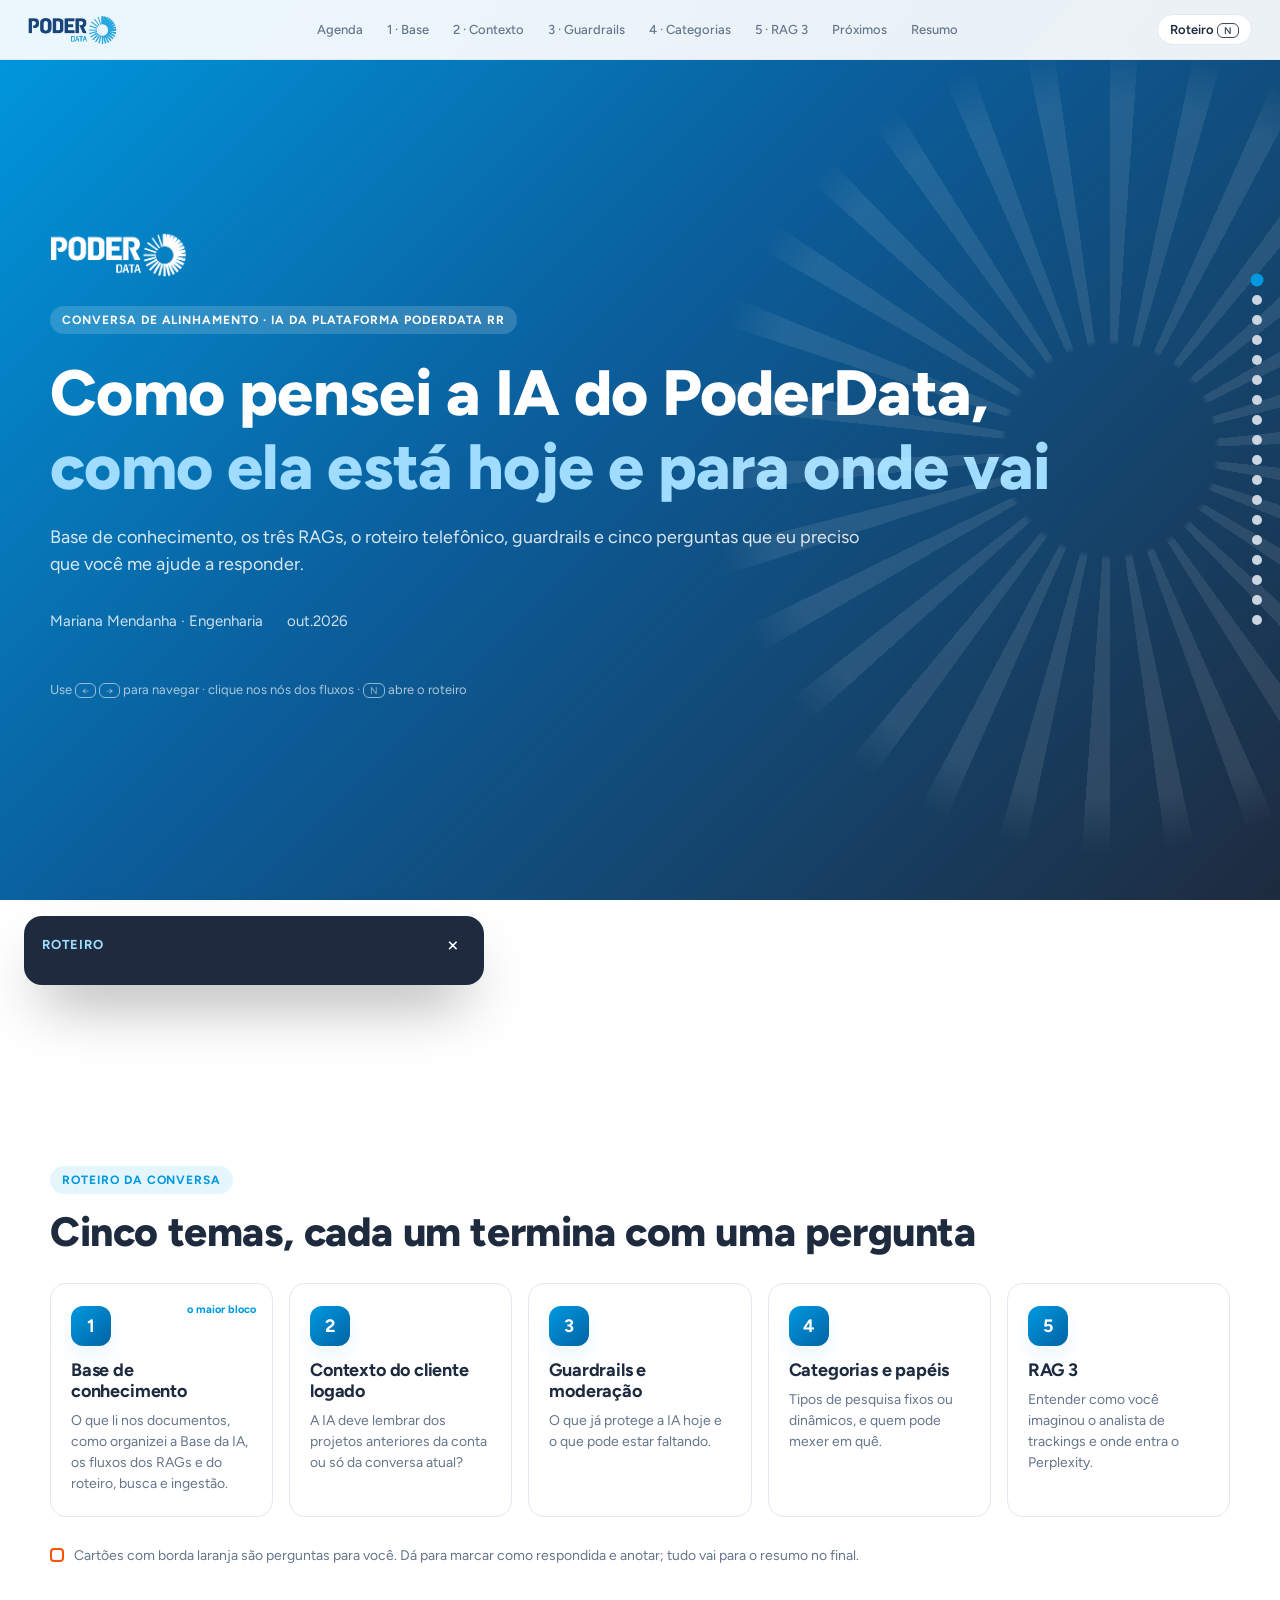
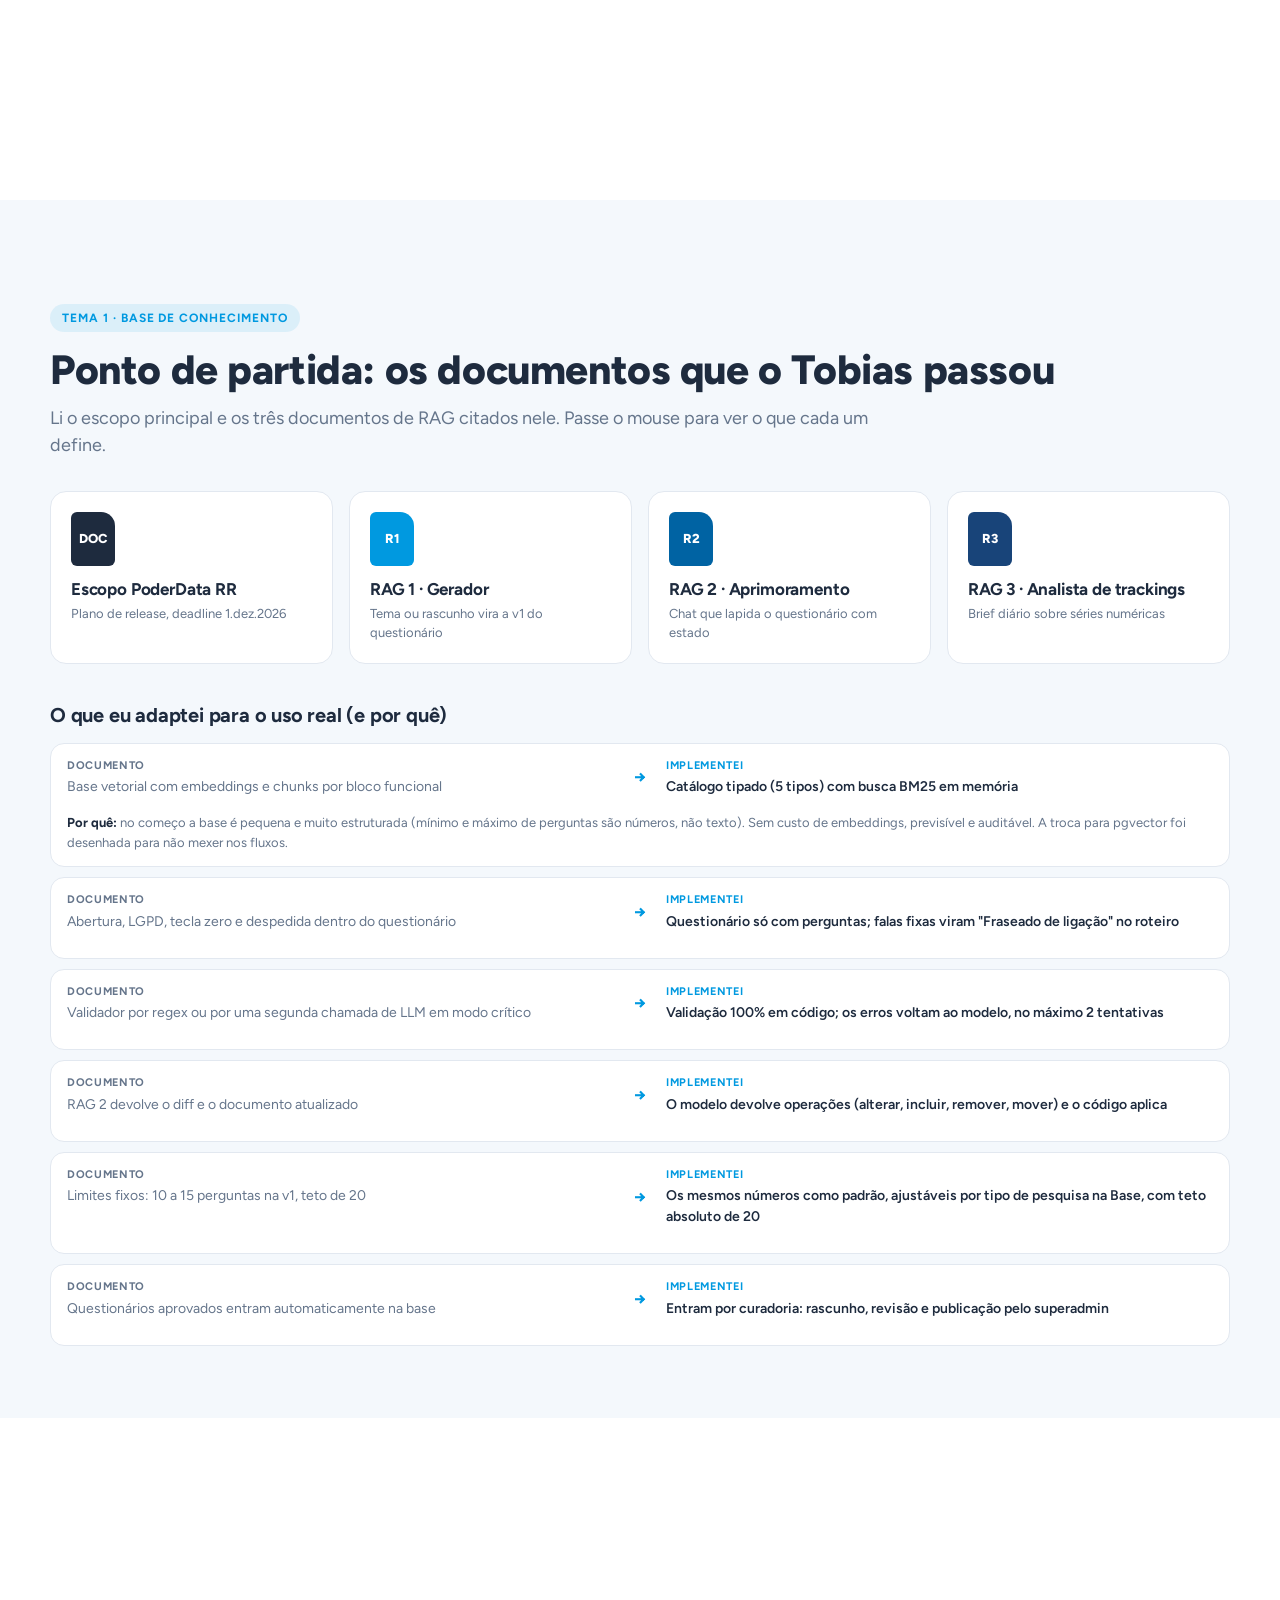
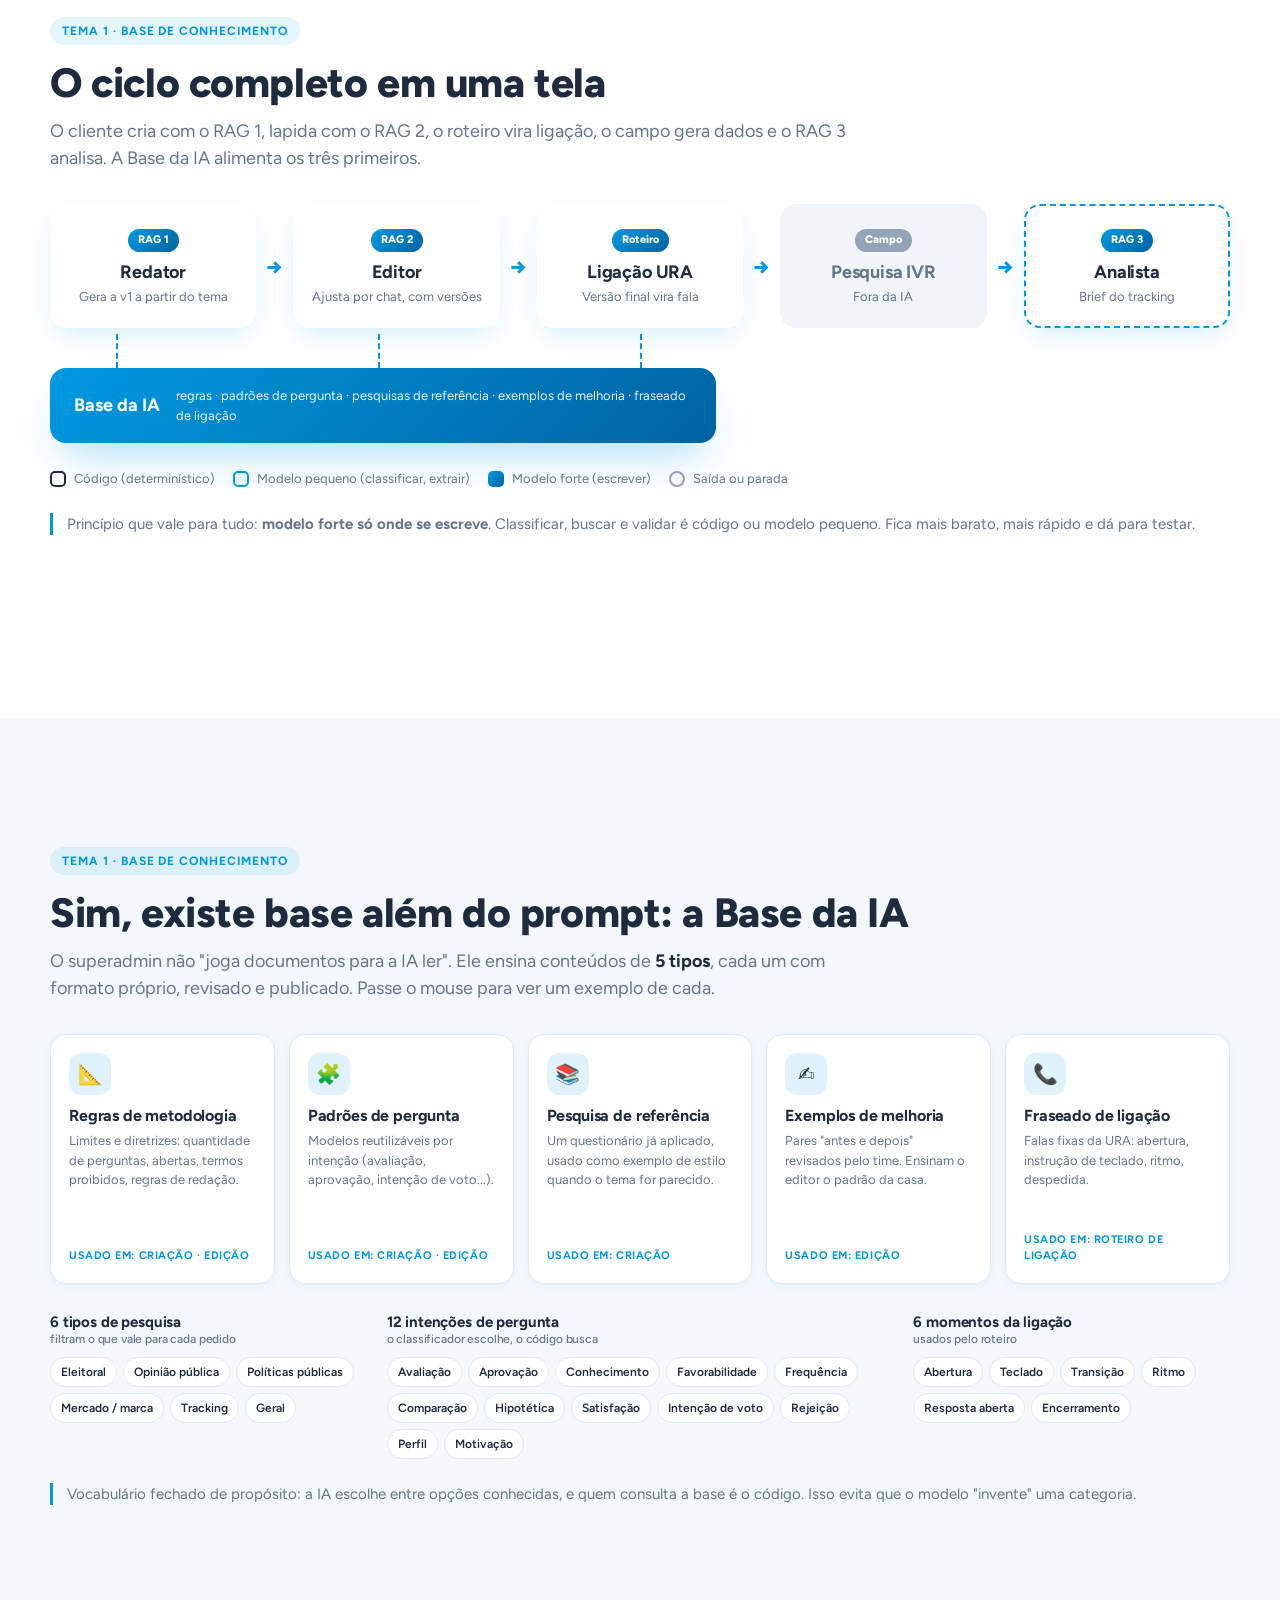
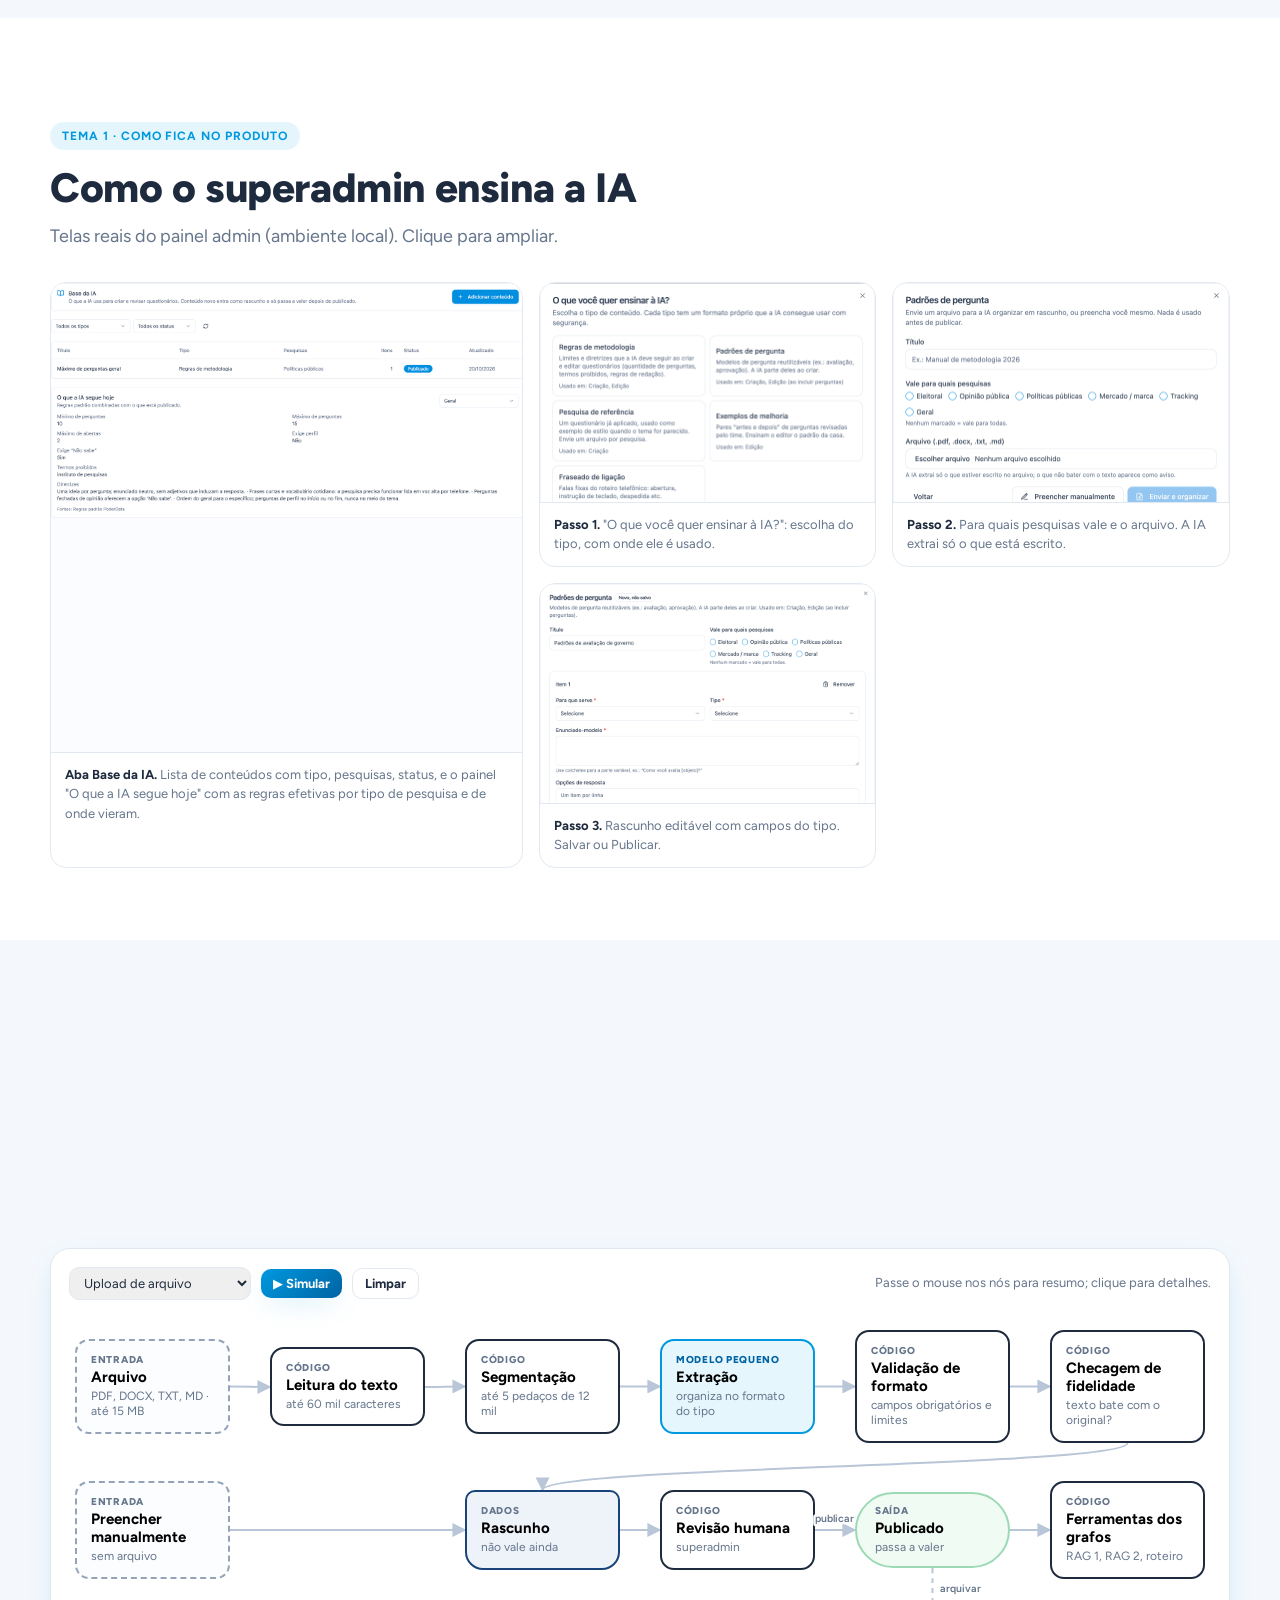
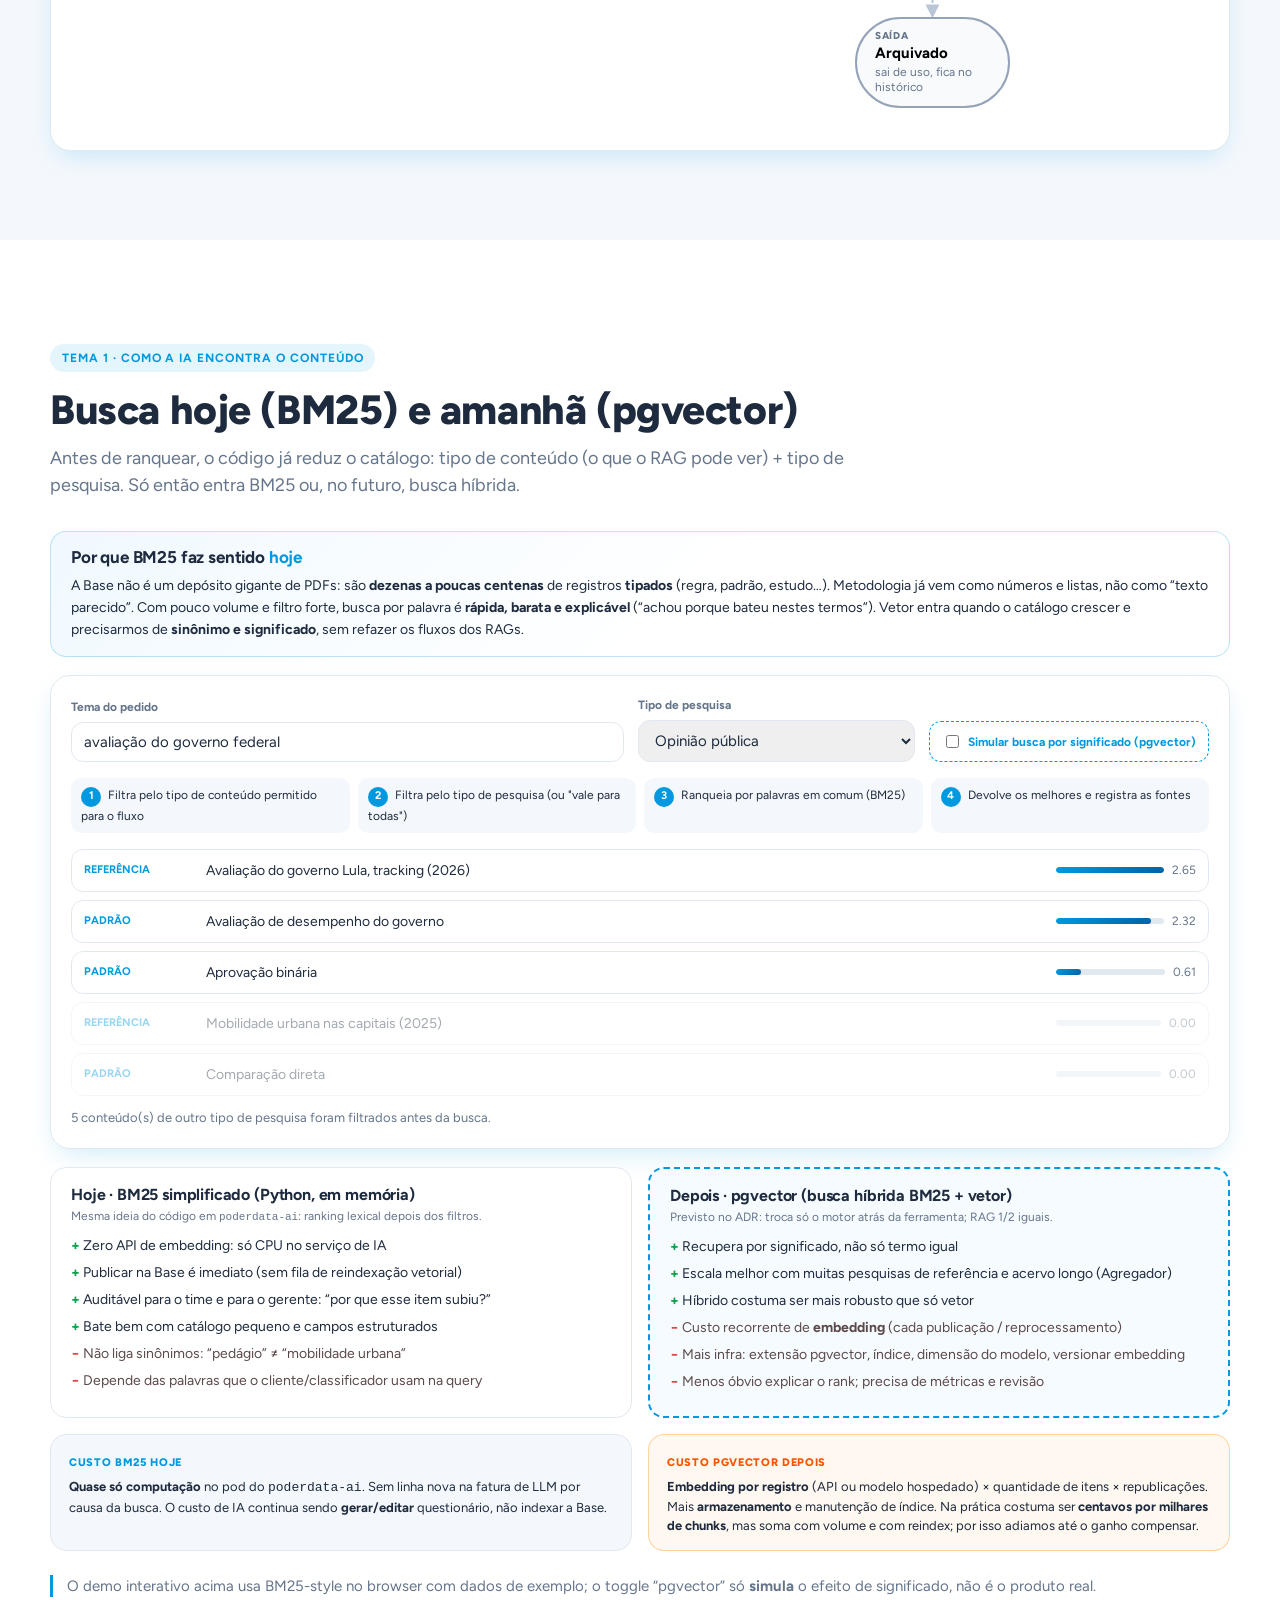
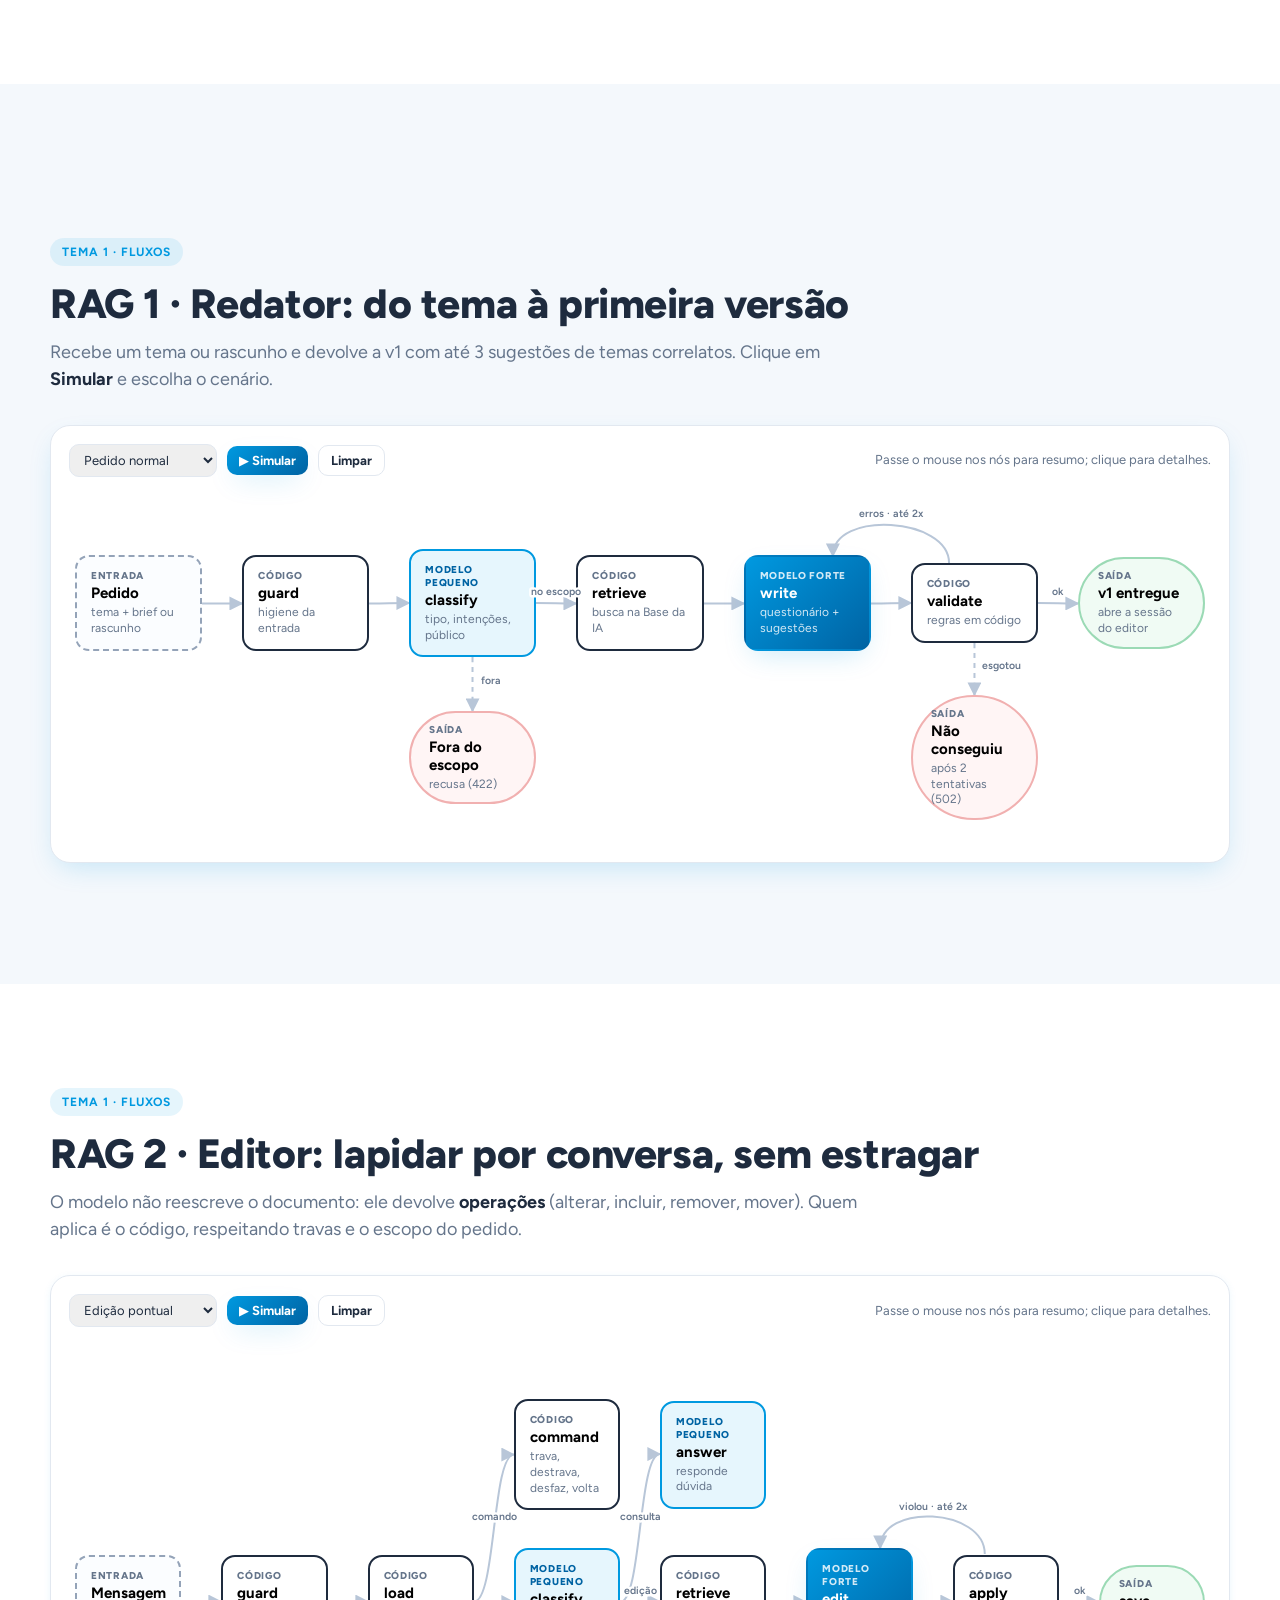
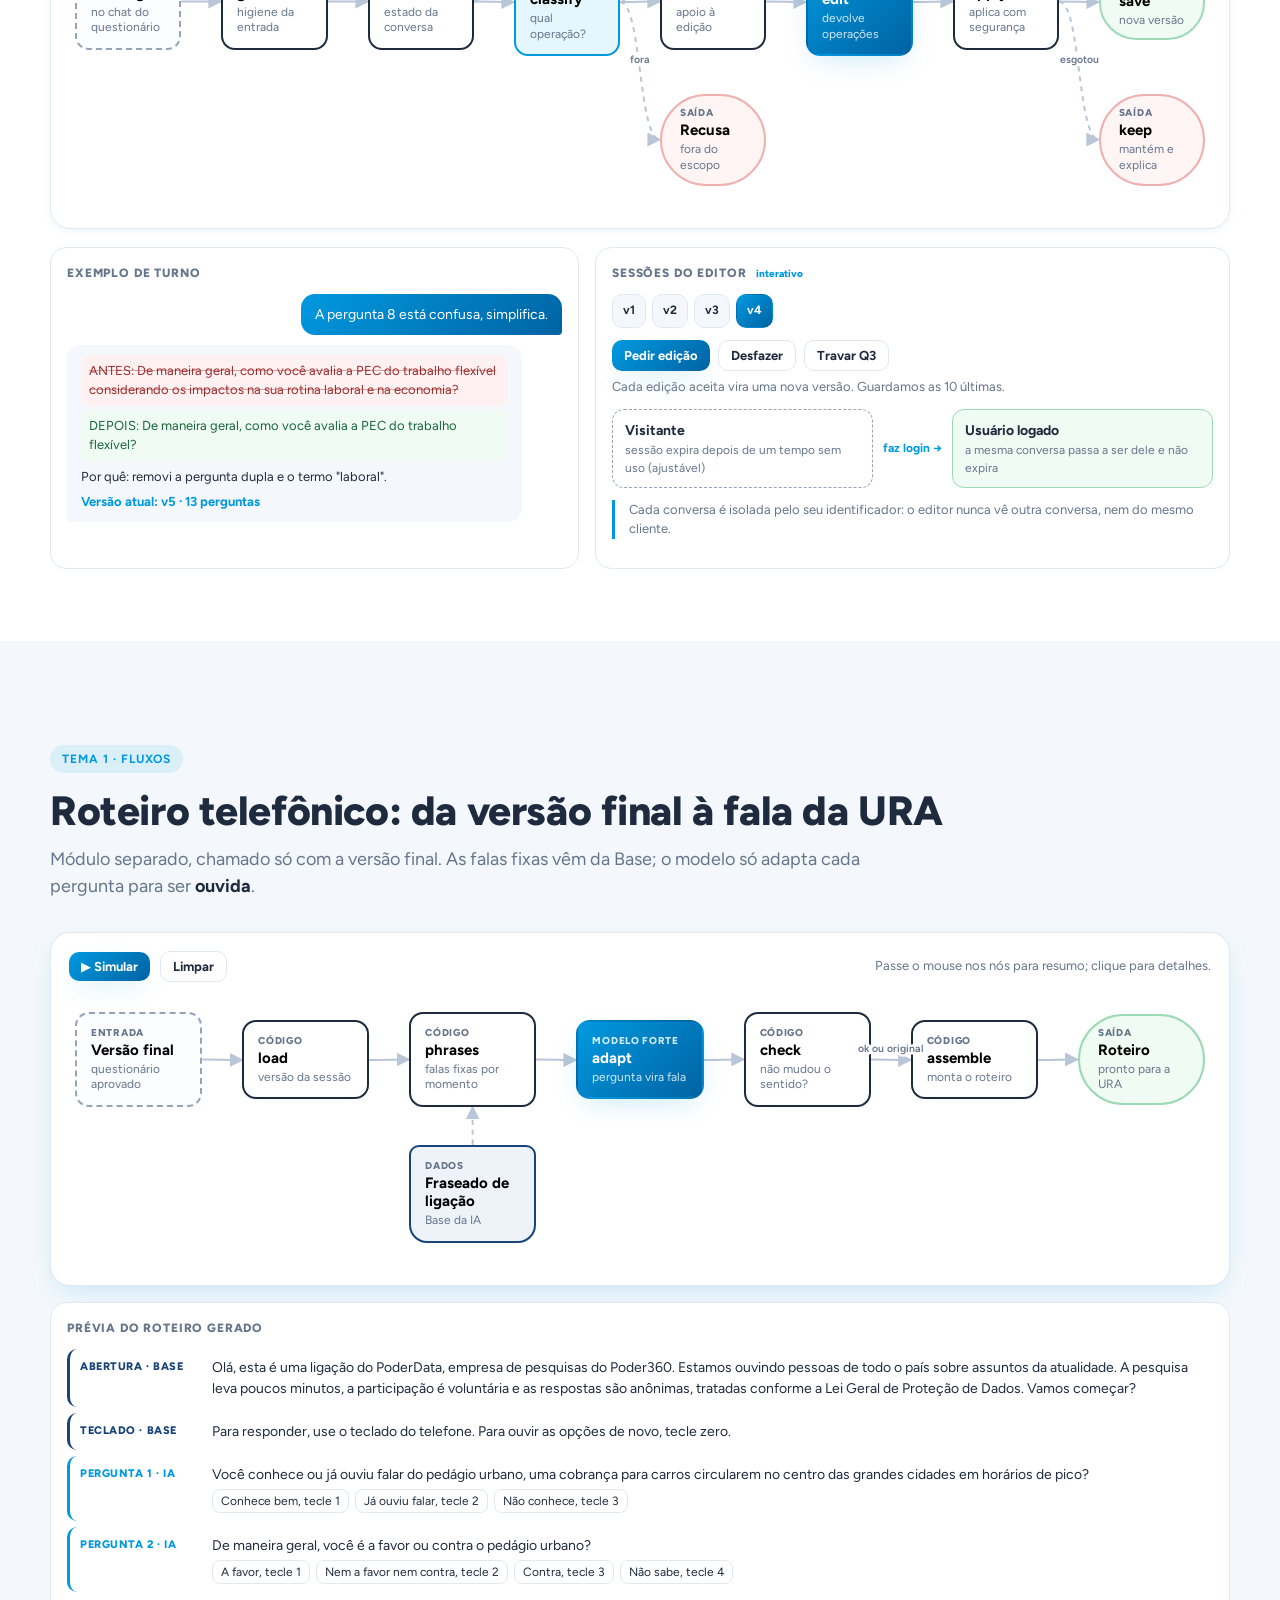
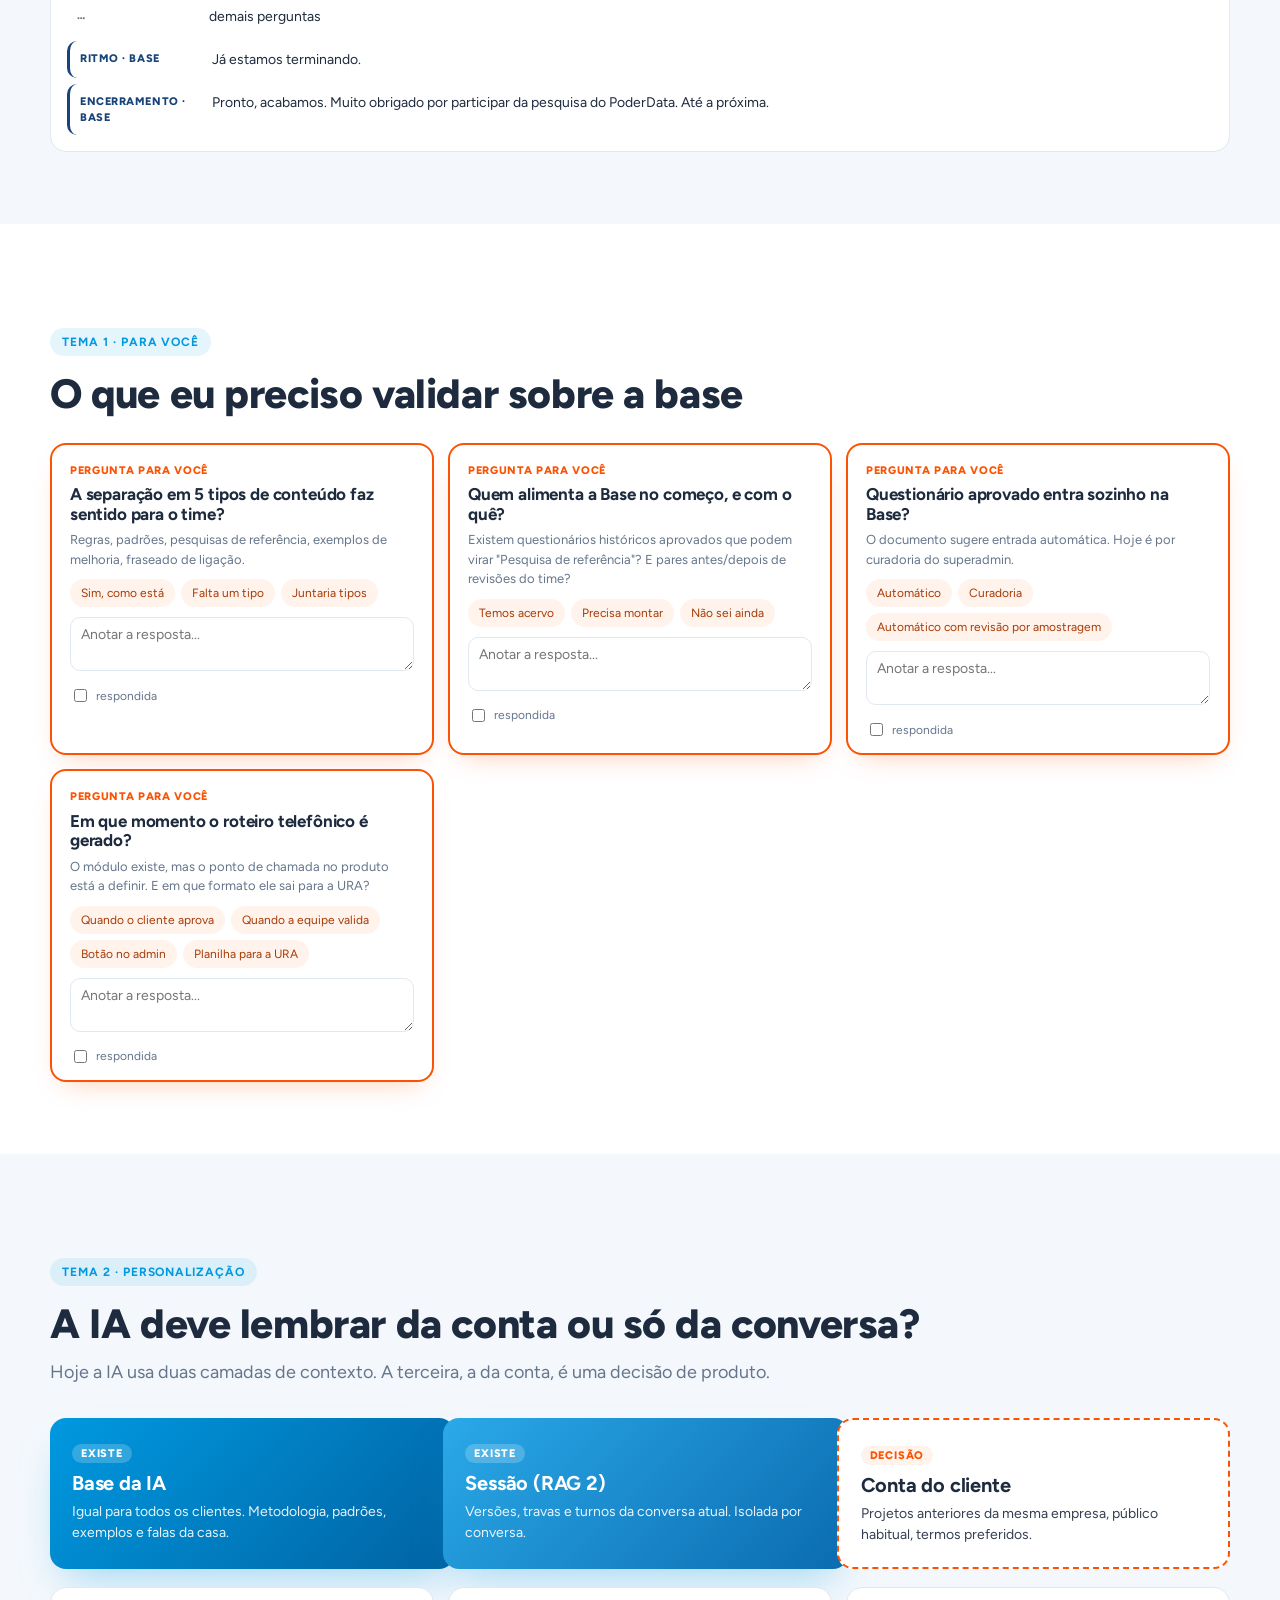
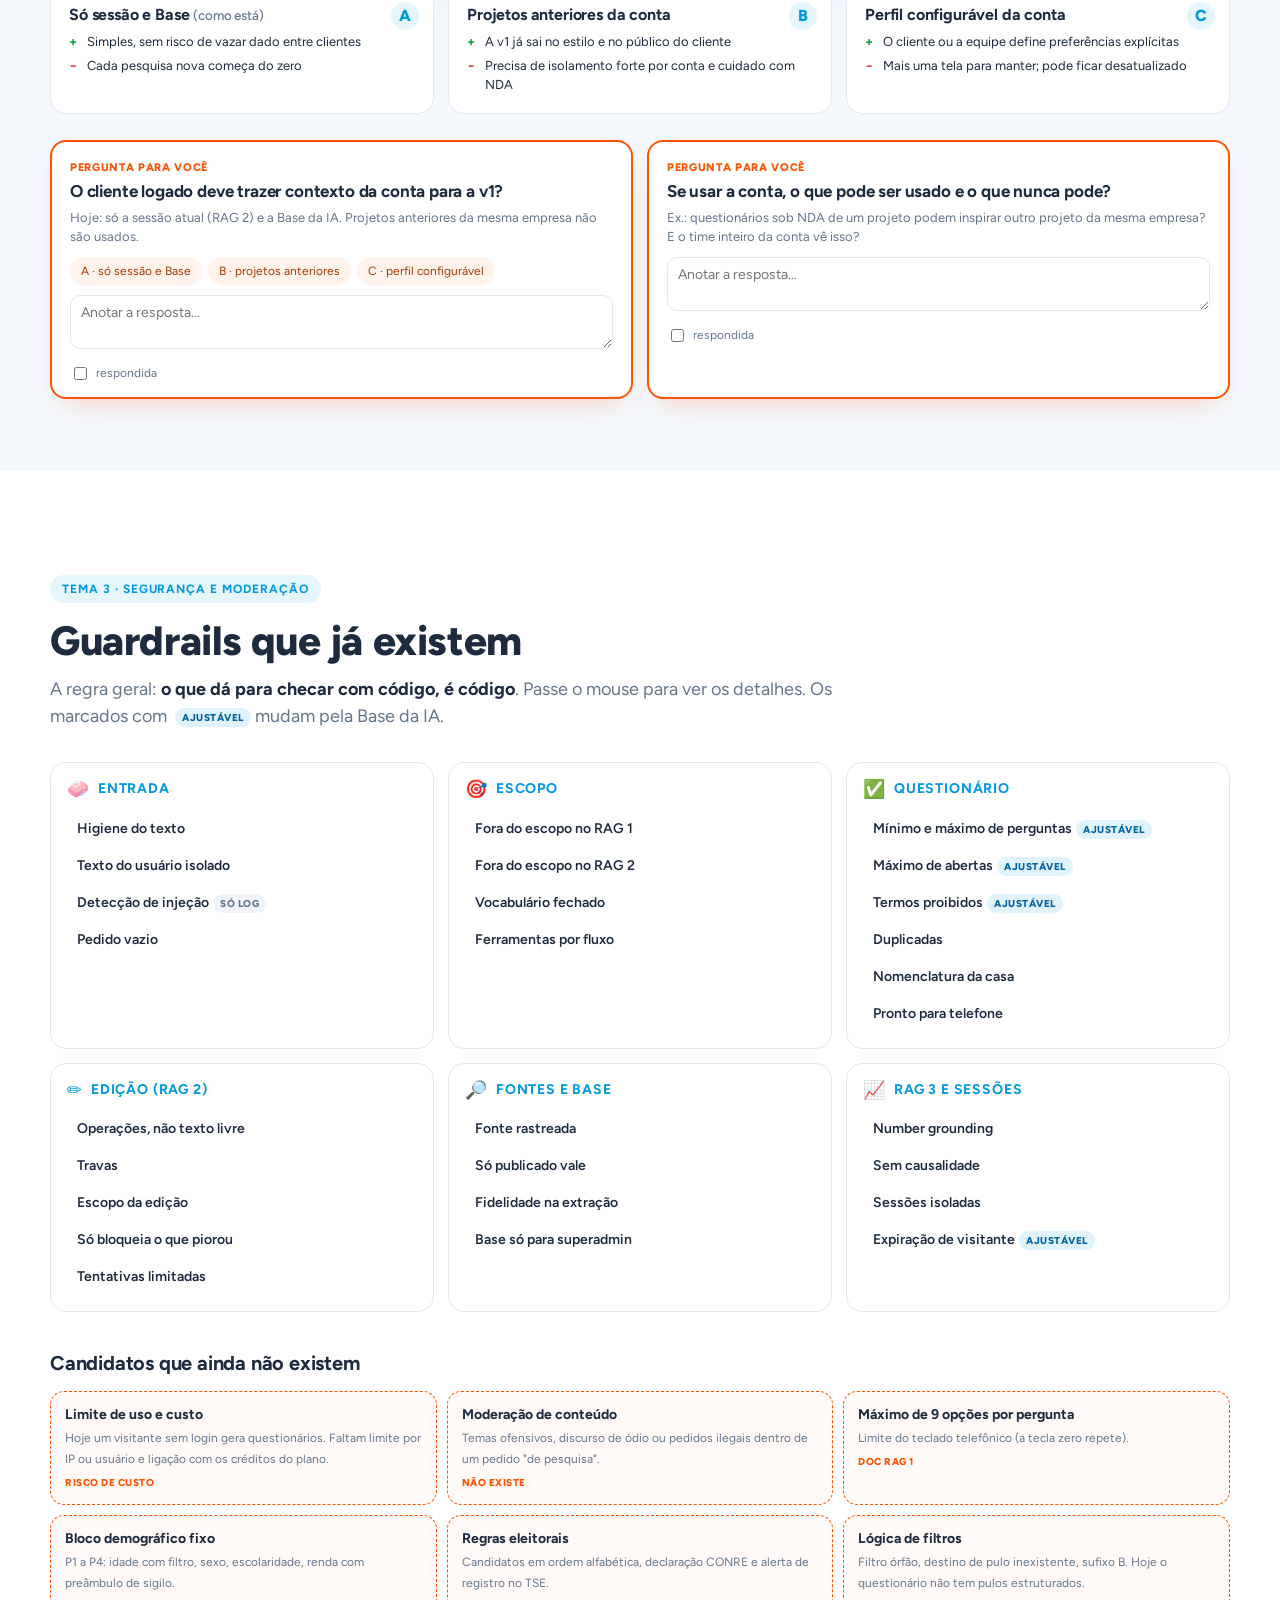
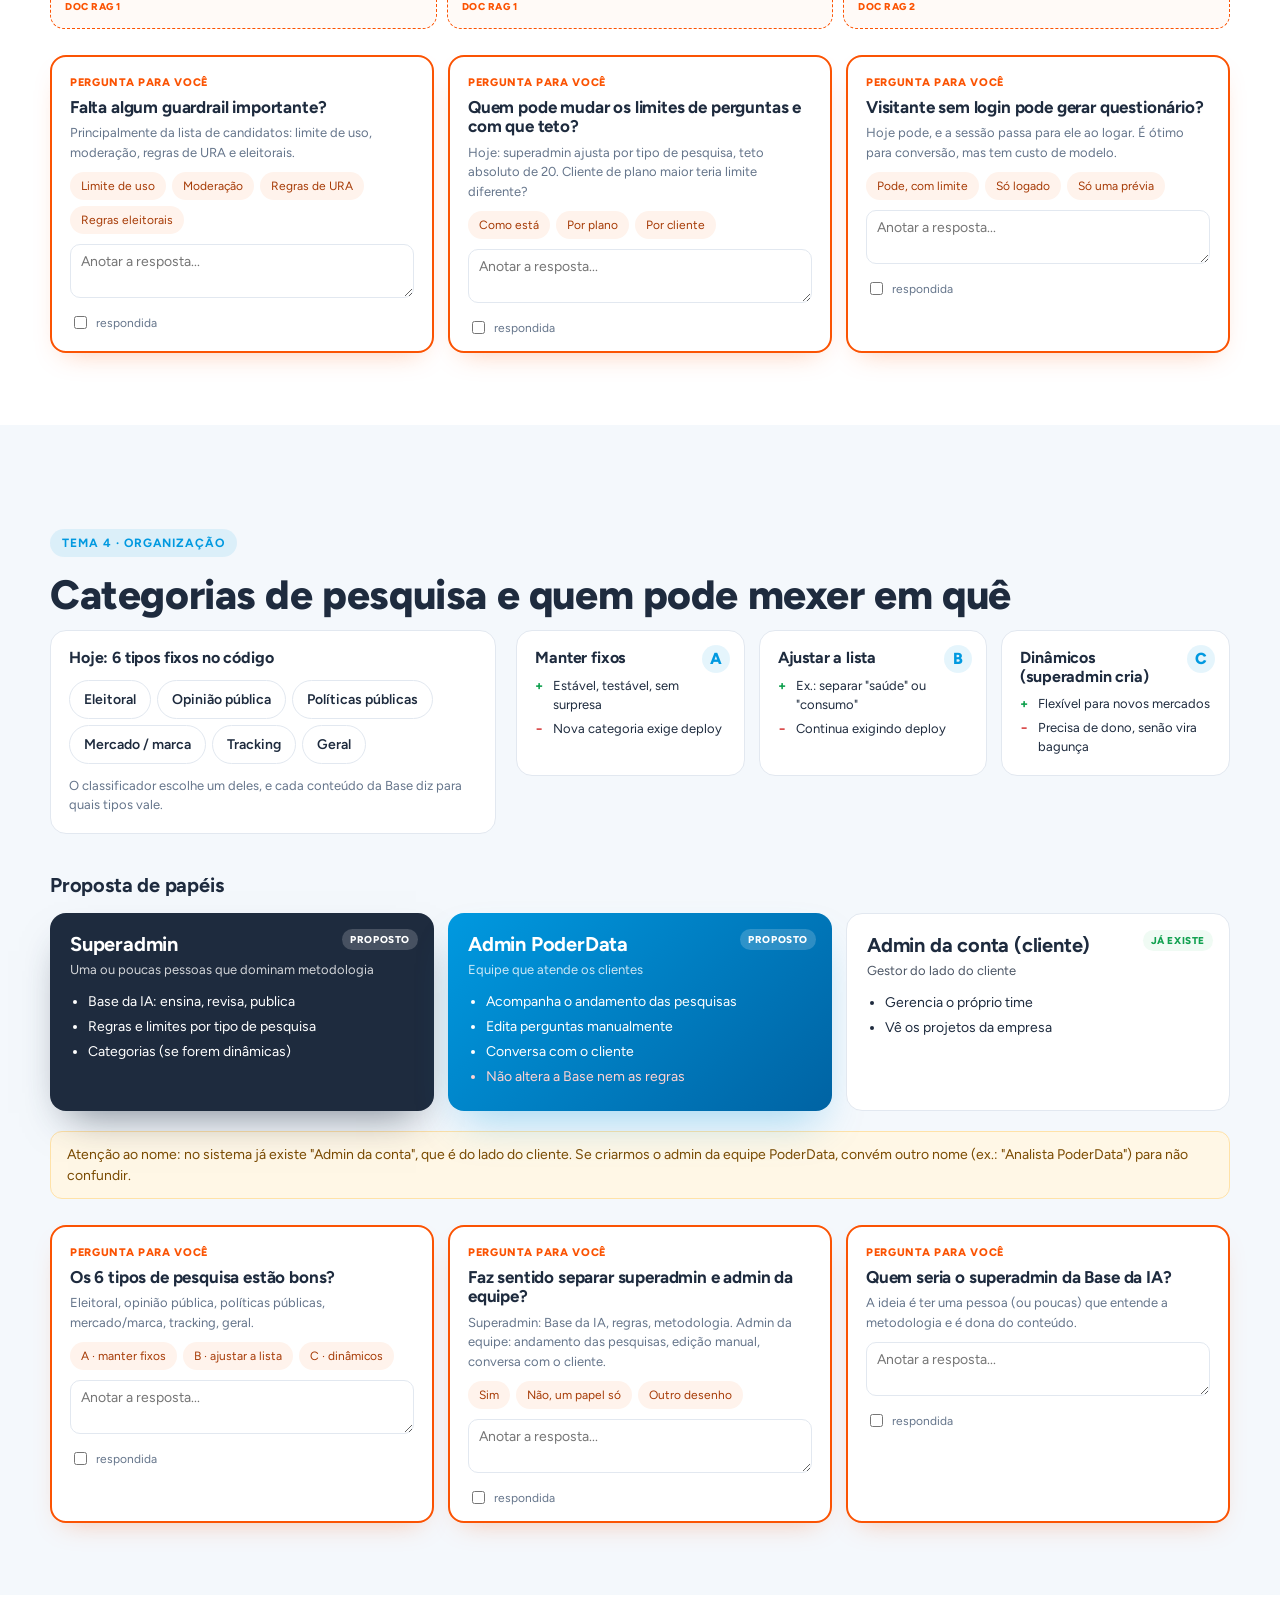
<file: index.html>
<!doctype html>
<html lang="pt-BR">
<head>
<meta charset="utf-8" />
<meta name="viewport" content="width=device-width, initial-scale=1" />
<title>IA do PoderData · como pensei, como está, para onde vai</title>
<link rel="preconnect" href="https://fonts.googleapis.com" />
<link rel="preconnect" href="https://fonts.gstatic.com" crossorigin />
<link href="https://fonts.googleapis.com/css2?family=Figtree:wght@400;500;600;700;800&display=swap" rel="stylesheet" />
<link rel="stylesheet" href="styles.css" />
</head>
<body>

<div class="progress"><span id="progressBar"></span></div>

<header class="topbar">
  <a href="#capa" class="brand"><img src="img/poder-data-logo.png" alt="PoderData" /></a>
  <nav class="topnav" id="topnav"></nav>
  <button class="notes-toggle" id="notesToggle" title="Mostrar roteiro de fala (tecla N)">Roteiro <kbd>N</kbd></button>
</header>

<nav class="dots" id="dots" aria-label="Seções"></nav>

<main id="deck">

<!-- ============ CAPA ============ -->
<section id="capa" class="slide hero" data-title="Capa">
  <div class="hero-sunburst" aria-hidden="true"></div>
  <div class="wrap">
    <img class="hero-logo" src="img/poder-data-logo-branca.png" alt="PoderData" />
    <span class="eyebrow light">Conversa de alinhamento · IA da plataforma PoderData RR</span>
    <h1>Como pensei a IA do PoderData,<br /><span>como ela está hoje e para onde vai</span></h1>
    <p class="lead light">Base de conhecimento, os três RAGs, o roteiro telefônico, guardrails e cinco perguntas que eu preciso que você me ajude a responder.</p>
    <div class="hero-meta">
      <span>Mariana Mendanha · Engenharia</span>
      <span>out.2026</span>
    </div>
    <div class="hero-hint">Use <kbd>←</kbd> <kbd>→</kbd> para navegar · clique nos nós dos fluxos · <kbd>N</kbd> abre o roteiro</div>
  </div>
  <aside class="notes">
    <p>Abrir agradecendo o tempo. Combinar o formato: eu explico e, nos cartões laranja, paro e pergunto.</p>
    <p>"A ideia não é só mostrar o que fiz, é sair daqui com decisões em cinco pontos onde eu ainda tenho dúvida."</p>
  </aside>
</section>

<!-- ============ AGENDA ============ -->
<section id="agenda" class="slide" data-title="Agenda">
  <div class="wrap">
    <span class="eyebrow">Roteiro da conversa</span>
    <h2>Cinco temas, cada um termina com uma pergunta</h2>
    <div class="agenda-grid">
      <a class="agenda-card" href="#documentos"><b>1</b><h3>Base de conhecimento</h3><p>O que li nos documentos, como organizei a Base da IA, os fluxos dos RAGs e do roteiro, busca e ingestão.</p><span class="tag">o maior bloco</span></a>
      <a class="agenda-card" href="#contexto"><b>2</b><h3>Contexto do cliente logado</h3><p>A IA deve lembrar dos projetos anteriores da conta ou só da conversa atual?</p></a>
      <a class="agenda-card" href="#guardrails"><b>3</b><h3>Guardrails e moderação</h3><p>O que já protege a IA hoje e o que pode estar faltando.</p></a>
      <a class="agenda-card" href="#categorias"><b>4</b><h3>Categorias e papéis</h3><p>Tipos de pesquisa fixos ou dinâmicos, e quem pode mexer em quê.</p></a>
      <a class="agenda-card" href="#rag3"><b>5</b><h3>RAG 3</h3><p>Entender como você imaginou o analista de trackings e onde entra o Perplexity.</p></a>
    </div>
    <div class="legend-q"><span class="qdot"></span> Cartões com borda laranja são perguntas para você. Dá para marcar como respondida e anotar; tudo vai para o resumo no final.</div>
  </div>
  <aside class="notes">
    <p>"Vou começar pelo tema 1 porque ele explica todo o resto: depois que você entender como a Base da IA funciona, as outras perguntas ficam mais concretas."</p>
  </aside>
</section>

<!-- ============ 1. DOCUMENTOS ============ -->
<section id="documentos" class="slide alt" data-title="1 · Ponto de partida">
  <div class="wrap">
    <span class="eyebrow">Tema 1 · Base de conhecimento</span>
    <h2>Ponto de partida: os documentos que o Tobias passou</h2>
    <p class="lead">Li o escopo principal e os três documentos de RAG citados nele. Passe o mouse para ver o que cada um define.</p>
    <div class="docs-grid">
      <article class="doc-card" tabindex="0">
        <div class="doc-icon">DOC</div>
        <h3>Escopo PoderData RR</h3>
        <p class="doc-sub">Plano de release, deadline 1.dez.2026</p>
        <ul class="doc-more">
          <li>A plataforma é a casca; os RAGs são o cérebro</li>
          <li>10 a 15 perguntas na v1, teto de 20</li>
          <li>"empresa de pesquisas", nunca "instituto"</li>
          <li>IA nunca calcula no tracking</li>
        </ul>
      </article>
      <article class="doc-card" tabindex="0">
        <div class="doc-icon r1">R1</div>
        <h3>RAG 1 · Gerador</h3>
        <p class="doc-sub">Tema ou rascunho vira a v1 do questionário</p>
        <ul class="doc-more">
          <li>Classificador, retrieval, geração, validação</li>
          <li>Chunks A a G: abertura, demográficas, templates, lógica, fechamento, eleitoral</li>
          <li>Sugestões de temas correlatos ("sacadas")</li>
        </ul>
      </article>
      <article class="doc-card" tabindex="0">
        <div class="doc-icon r2">R2</div>
        <h3>RAG 2 · Aprimoramento</h3>
        <p class="doc-sub">Chat que lapida o questionário com estado</p>
        <ul class="doc-more">
          <li>Modos: pontual, estrutural, recriação, consulta</li>
          <li>Versões, travas, "desfaz", 10 últimas versões</li>
          <li>Regra 17: nada muda fora do escopo pedido</li>
        </ul>
      </article>
      <article class="doc-card" tabindex="0">
        <div class="doc-icon r3">R3</div>
        <h3>RAG 3 · Analista de trackings</h3>
        <p class="doc-sub">Brief diário sobre séries numéricas</p>
        <ul class="doc-more">
          <li>Motor estatístico em código, janelas 3/7/30/90 dias</li>
          <li>Agregador de 30 anos + Perplexity condicional</li>
          <li>Number grounding e disciplina causal</li>
        </ul>
      </article>
    </div>

    <h3 class="sub">O que eu adaptei para o uso real (e por quê)</h3>
    <div class="adapt-list" id="adaptList"></div>
  </div>
  <aside class="notes">
    <p>"Os documentos são muito bons como especificação de comportamento. O que eu fiz foi traduzir para algo que dá para operar no dia a dia."</p>
    <p>Abrir 2 ou 3 linhas da lista de adaptações, principalmente: catálogo tipado em vez de base vetorial, e o roteiro separado do questionário.</p>
  </aside>
</section>

<!-- ============ VISÃO GERAL ============ -->
<section id="visao" class="slide" data-title="1 · Visão geral">
  <div class="wrap">
    <span class="eyebrow">Tema 1 · Base de conhecimento</span>
    <h2>O ciclo completo em uma tela</h2>
    <p class="lead">O cliente cria com o RAG 1, lapida com o RAG 2, o roteiro vira ligação, o campo gera dados e o RAG 3 analisa. A Base da IA alimenta os três primeiros.</p>
    <div class="cycle">
      <a class="cycle-step" href="#rag1" style="--i:0"><span class="cs-num">RAG 1</span><h4>Redator</h4><p>Gera a v1 a partir do tema</p></a>
      <span class="cycle-arrow">→</span>
      <a class="cycle-step" href="#rag2" style="--i:1"><span class="cs-num">RAG 2</span><h4>Editor</h4><p>Ajusta por chat, com versões</p></a>
      <span class="cycle-arrow">→</span>
      <a class="cycle-step" href="#roteiro" style="--i:2"><span class="cs-num">Roteiro</span><h4>Ligação URA</h4><p>Versão final vira fala</p></a>
      <span class="cycle-arrow">→</span>
      <div class="cycle-step muted" style="--i:3"><span class="cs-num">Campo</span><h4>Pesquisa IVR</h4><p>Fora da IA</p></div>
      <span class="cycle-arrow">→</span>
      <a class="cycle-step dashed" href="#rag3" style="--i:4"><span class="cs-num">RAG 3</span><h4>Analista</h4><p>Brief do tracking</p></a>
    </div>
    <div class="cycle-base">
      <div class="cb-line"><span></span><span></span><span></span></div>
      <a class="cb-box" href="#base">
        <b>Base da IA</b>
        <span>regras · padrões de pergunta · pesquisas de referência · exemplos de melhoria · fraseado de ligação</span>
      </a>
    </div>
    <div class="legend">
      <span><i class="lg code"></i> Código (determinístico)</span>
      <span><i class="lg small"></i> Modelo pequeno (classificar, extrair)</span>
      <span><i class="lg strong"></i> Modelo forte (escrever)</span>
      <span><i class="lg end"></i> Saída ou parada</span>
    </div>
    <p class="hint">Princípio que vale para tudo: <b>modelo forte só onde se escreve</b>. Classificar, buscar e validar é código ou modelo pequeno. Fica mais barato, mais rápido e dá para testar.</p>
  </div>
  <aside class="notes">
    <p>"Se for para guardar uma imagem, é essa." Passar o mouse em cada etapa.</p>
    <p>Reforçar que o RAG 3 está tracejado porque é o que ainda está menos definido, e vamos falar dele no fim.</p>
  </aside>
</section>

<!-- ============ BASE DA IA ============ -->
<section id="base" class="slide alt" data-title="1 · Base da IA">
  <div class="wrap">
    <span class="eyebrow">Tema 1 · Base de conhecimento</span>
    <h2>Sim, existe base além do prompt: a Base da IA</h2>
    <p class="lead">O superadmin não "joga documentos para a IA ler". Ele ensina conteúdos de <b>5 tipos</b>, cada um com formato próprio, revisado e publicado. Passe o mouse para ver um exemplo de cada.</p>

    <div class="kinds" id="kinds"></div>

    <div class="tax">
      <div class="tax-col">
        <h4>6 tipos de pesquisa <small>filtram o que vale para cada pedido</small></h4>
        <div class="chips" id="chipsTypes"></div>
      </div>
      <div class="tax-col">
        <h4>12 intenções de pergunta <small>o classificador escolhe, o código busca</small></h4>
        <div class="chips" id="chipsIntents"></div>
      </div>
      <div class="tax-col">
        <h4>6 momentos da ligação <small>usados pelo roteiro</small></h4>
        <div class="chips" id="chipsSlots"></div>
      </div>
    </div>
    <p class="hint">Vocabulário fechado de propósito: a IA escolhe entre opções conhecidas, e quem consulta a base é o código. Isso evita que o modelo "invente" uma categoria.</p>
  </div>
  <aside class="notes">
    <p>"Respondendo direto à pergunta 1 do documento: tem base além do prompt, sim. São cinco tipos." Passar por cada cartão.</p>
    <p>Destacar: tudo funciona mesmo com a Base vazia, porque há regras e padrões padrão versionados no código. O que for publicado sobrepõe.</p>
  </aside>
</section>

<!-- ============ TELAS ============ -->
<section id="telas" class="slide" data-title="1 · Telas">
  <div class="wrap">
    <span class="eyebrow">Tema 1 · Como fica no produto</span>
    <h2>Como o superadmin ensina a IA</h2>
    <p class="lead">Telas reais do painel admin (ambiente local). Clique para ampliar.</p>
    <div class="shots">
      <figure class="shot big" data-full="img/base-ia.png">
        <img src="img/base-ia.png" alt="Aba Base da IA no painel admin" />
        <figcaption><b>Aba Base da IA.</b> Lista de conteúdos com tipo, pesquisas, status, e o painel "O que a IA segue hoje" com as regras efetivas por tipo de pesquisa e de onde vieram.</figcaption>
      </figure>
      <figure class="shot" data-full="img/dialog-ensinar.png">
        <img src="img/dialog-ensinar.png" alt="Diálogo O que você quer ensinar à IA" />
        <figcaption><b>Passo 1.</b> "O que você quer ensinar à IA?": escolha do tipo, com onde ele é usado.</figcaption>
      </figure>
      <figure class="shot" data-full="img/dialog-upload.png">
        <img src="img/dialog-upload.png" alt="Passo de upload" />
        <figcaption><b>Passo 2.</b> Para quais pesquisas vale e o arquivo. A IA extrai só o que está escrito.</figcaption>
      </figure>
      <figure class="shot" data-full="img/dialog-editor.png">
        <img src="img/dialog-editor.png" alt="Editor de rascunho" />
        <figcaption><b>Passo 3.</b> Rascunho editável com campos do tipo. Salvar ou Publicar.</figcaption>
      </figure>
    </div>
  </div>
  <aside class="notes">
    <p>Mostrar que "O que a IA segue hoje" é a resposta para "por que a IA fez isso?": mostra a regra efetiva e a fonte.</p>
    <p>No exemplo publicado, "Máximo de perguntas geral" vale só para Políticas públicas: é assim que se ajusta o limite por tipo.</p>
  </aside>
</section>

<!-- ============ INGESTÃO ============ -->
<section id="ingestao" class="slide alt" data-title="1 · Ingestão">
  <div class="wrap">
    <span class="eyebrow">Tema 1 · Como entra conteúdo novo</span>
    <h2>Ingestão: do arquivo ao conteúdo publicado</h2>
    <p class="lead">Nada entra direto. Todo conteúdo vira rascunho, passa por revisão e só vale depois de publicado. Clique em <b>Simular</b> ou em qualquer etapa.</p>
    <div class="flow-shell" data-flow="ingest"></div>
  </div>
  <aside class="notes">
    <p>"A parte que eu mais quis proteger é a fidelidade: a IA ajuda a organizar o arquivo, mas não pode inventar regra. Se o texto extraído não bate com o original, vira aviso."</p>
    <p>Publicar troca os registros do documento numa transação só: não existe momento em que metade da regra nova está valendo.</p>
  </aside>
</section>

<!-- ============ BUSCA ============ -->
<section id="busca" class="slide" data-title="1 · Busca">
  <div class="wrap">
    <span class="eyebrow">Tema 1 · Como a IA encontra o conteúdo</span>
    <h2>Busca hoje (BM25) e amanhã (pgvector)</h2>
    <p class="lead">Antes de ranquear, o código já reduz o catálogo: tipo de conteúdo (o que o RAG pode ver) + tipo de pesquisa. Só então entra BM25 ou, no futuro, busca híbrida.</p>

    <div class="why-bm25">
      <h3>Por que BM25 faz sentido <em>hoje</em></h3>
      <p>A Base não é um depósito gigante de PDFs: são <b>dezenas a poucas centenas</b> de registros <b>tipados</b> (regra, padrão, estudo…). Metodologia já vem como números e listas, não como “texto parecido”. Com pouco volume e filtro forte, busca por palavra é <b>rápida, barata e explicável</b> (“achou porque bateu nestes termos”). Vetor entra quando o catálogo crescer e precisarmos de <b>sinônimo e significado</b>, sem refazer os fluxos dos RAGs.</p>
    </div>

    <div class="search-demo">
      <div class="sd-controls">
        <label>Tema do pedido <input id="sdQuery" value="avaliação do governo federal" /></label>
        <label>Tipo de pesquisa
          <select id="sdType"></select>
        </label>
        <label class="sd-toggle"><input type="checkbox" id="sdVector" /> <span>Simular busca por significado (pgvector)</span></label>
      </div>
      <div class="sd-pipeline">
        <div class="sd-stage"><b>1</b> Filtra pelo tipo de conteúdo permitido para o fluxo</div>
        <div class="sd-stage"><b>2</b> Filtra pelo tipo de pesquisa (ou "vale para todas")</div>
        <div class="sd-stage"><b>3</b> <span id="sdRankLabel">Ranqueia por palavras em comum (BM25)</span></div>
        <div class="sd-stage"><b>4</b> Devolve os melhores e registra as fontes</div>
      </div>
      <ol class="sd-results" id="sdResults"></ol>
      <p class="sd-tip" id="sdTip"></p>
    </div>

    <div class="compare">
      <div class="cmp-col">
        <h4>Hoje · BM25 simplificado (Python, em memória)</h4>
        <p class="cmp-sub">Mesma ideia do código em <code>poderdata-ai</code>: ranking lexical depois dos filtros.</p>
        <ul class="pc-list">
          <li class="pro">Zero API de embedding: só CPU no serviço de IA</li>
          <li class="pro">Publicar na Base é imediato (sem fila de reindexação vetorial)</li>
          <li class="pro">Auditável para o time e para o gerente: “por que esse item subiu?”</li>
          <li class="pro">Bate bem com catálogo pequeno e campos estruturados</li>
          <li class="con">Não liga sinônimos: “pedágio” ≠ “mobilidade urbana”</li>
          <li class="con">Depende das palavras que o cliente/classificador usam na query</li>
        </ul>
      </div>
      <div class="cmp-col future">
        <h4>Depois · pgvector (busca híbrida BM25 + vetor)</h4>
        <p class="cmp-sub">Previsto no ADR: troca só o motor atrás da ferramenta; RAG 1/2 iguais.</p>
        <ul class="pc-list">
          <li class="pro">Recupera por significado, não só termo igual</li>
          <li class="pro">Escala melhor com muitas pesquisas de referência e acervo longo (Agregador)</li>
          <li class="pro">Híbrido costuma ser mais robusto que só vetor</li>
          <li class="con">Custo recorrente de <b>embedding</b> (cada publicação / reprocessamento)</li>
          <li class="con">Mais infra: extensão pgvector, índice, dimensão do modelo, versionar embedding</li>
          <li class="con">Menos óbvio explicar o rank; precisa de métricas e revisão</li>
        </ul>
      </div>
    </div>

    <div class="cost-row">
      <div class="cost-card">
        <span class="cost-tag">Custo BM25 hoje</span>
        <p><b>Quase só computação</b> no pod do <code>poderdata-ai</code>. Sem linha nova na fatura de LLM por causa da busca. O custo de IA continua sendo <b>gerar/editar</b> questionário, não indexar a Base.</p>
      </div>
      <div class="cost-card alt">
        <span class="cost-tag">Custo pgvector depois</span>
        <p><b>Embedding por registro</b> (API ou modelo hospedado) × quantidade de itens × republicações. Mais <b>armazenamento</b> e manutenção de índice. Na prática costuma ser <b>centavos por milhares de chunks</b>, mas soma com volume e com reindex; por isso adiamos até o ganho compensar.</p>
      </div>
    </div>
    <p class="hint">O demo interativo acima usa BM25-style no browser com dados de exemplo; o toggle “pgvector” só <b>simula</b> o efeito de significado, não é o produto real.</p>
  </div>
  <aside class="notes">
    <p>Demo: “pedágio urbano” sem vetor → vazio ou fraco; com toggle → mobilidade. Reforçar que custo não é o único motivo: volume pequeno + tipagem + explicabilidade.</p>
    <p>“Não é que vetor seja caro demais para sempre — é que hoje o gargalo é montar a Base com qualidade, não achar o 47º estudo por sinônimo.”</p>
  </aside>
</section>

<!-- ============ RAG 1 ============ -->
<section id="rag1" class="slide alt" data-title="1 · RAG 1 Redator">
  <div class="wrap">
    <span class="eyebrow">Tema 1 · Fluxos</span>
    <h2>RAG 1 · Redator: do tema à primeira versão</h2>
    <p class="lead">Recebe um tema ou rascunho e devolve a v1 com até 3 sugestões de temas correlatos. Clique em <b>Simular</b> e escolha o cenário.</p>
    <div class="flow-shell" data-flow="rag1"></div>
  </div>
  <aside class="notes">
    <p>Rodar o cenário "pedido normal" e depois "fora do escopo".</p>
    <p>Ponto-chave: o validador é código. Se a v1 vier com 17 perguntas, a lista de erros volta para o modelo corrigir, no máximo 2 vezes.</p>
  </aside>
</section>

<!-- ============ RAG 2 ============ -->
<section id="rag2" class="slide" data-title="1 · RAG 2 Editor">
  <div class="wrap">
    <span class="eyebrow">Tema 1 · Fluxos</span>
    <h2>RAG 2 · Editor: lapidar por conversa, sem estragar</h2>
    <p class="lead">O modelo não reescreve o documento: ele devolve <b>operações</b> (alterar, incluir, remover, mover). Quem aplica é o código, respeitando travas e o escopo do pedido.</p>
    <div class="flow-shell" data-flow="rag2"></div>

    <div class="rag2-extra">
      <div class="chat-mock">
        <div class="cm-head">Exemplo de turno</div>
        <div class="cm-msg user">A pergunta 8 está confusa, simplifica.</div>
        <div class="cm-msg ai">
          <div class="diff"><span class="d-old">ANTES: De maneira geral, como você avalia a PEC do trabalho flexível considerando os impactos na sua rotina laboral e na economia?</span><span class="d-new">DEPOIS: De maneira geral, como você avalia a PEC do trabalho flexível?</span></div>
          <p>Por quê: removi a pergunta dupla e o termo "laboral".</p>
          <p class="cm-foot">Versão atual: v5 · 13 perguntas</p>
        </div>
      </div>

      <div class="sessions">
        <div class="cm-head">Sessões do editor <small>interativo</small></div>
        <div class="versions" id="versions"></div>
        <div class="sess-actions">
          <button class="btn sm" data-sess="edit">Pedir edição</button>
          <button class="btn sm ghost" data-sess="undo">Desfazer</button>
          <button class="btn sm ghost" data-sess="lock">Travar Q3</button>
        </div>
        <p class="sess-log" id="sessLog">Cada edição aceita vira uma nova versão. Guardamos as 10 últimas.</p>
        <div class="lanes">
          <div class="lane"><b>Visitante</b><span>sessão expira depois de um tempo sem uso (ajustável)</span></div>
          <div class="lane-arrow">faz login →</div>
          <div class="lane ok"><b>Usuário logado</b><span>a mesma conversa passa a ser dele e não expira</span></div>
        </div>
        <p class="hint small">Cada conversa é isolada pelo seu identificador: o editor nunca vê outra conversa, nem do mesmo cliente.</p>
      </div>
    </div>
  </div>
  <aside class="notes">
    <p>"Essa é a regra 17 do documento do RAG 2, a mais importante: nada muda fora do que foi pedido. Eu garanto isso no código, não confiando no modelo."</p>
    <p>Mostrar sessões: clicar em "Pedir edição" várias vezes até passar de 10 versões; "Travar Q3" e explicar que a trava sobrevive até à recriação total.</p>
    <p>Gancho para o tema 2: "repara que o editor só conhece a conversa atual".</p>
  </aside>
</section>

<!-- ============ ROTEIRO ============ -->
<section id="roteiro" class="slide alt" data-title="1 · Roteiro telefônico">
  <div class="wrap">
    <span class="eyebrow">Tema 1 · Fluxos</span>
    <h2>Roteiro telefônico: da versão final à fala da URA</h2>
    <p class="lead">Módulo separado, chamado só com a versão final. As falas fixas vêm da Base; o modelo só adapta cada pergunta para ser <b>ouvida</b>.</p>
    <div class="flow-shell" data-flow="phone"></div>
    <div class="script-preview">
      <div class="cm-head">Prévia do roteiro gerado</div>
      <ol class="script" id="scriptPreview"></ol>
    </div>
  </div>
  <aside class="notes">
    <p>"Separei a fala da ligação do questionário. O cliente vê e edita perguntas; abertura, LGPD, tecla zero e despedida são padrão da casa e vêm da Base."</p>
    <p>Se o modelo falhar, o roteiro sai inteiro com o texto original: nunca fica sem roteiro.</p>
    <p>Pergunta a fazer aqui: em que momento esse roteiro é gerado no produto.</p>
  </aside>
</section>

<!-- ============ PERGUNTAS TEMA 1 ============ -->
<section id="q1" class="slide" data-title="1 · Perguntas">
  <div class="wrap">
    <span class="eyebrow">Tema 1 · Para você</span>
    <h2>O que eu preciso validar sobre a base</h2>
    <div class="qgrid" data-qgroup="1"></div>
  </div>
  <aside class="notes">
    <p>Deixar ele responder sem pressa. Anotar nos cartões.</p>
  </aside>
</section>

<!-- ============ 2. CONTEXTO ============ -->
<section id="contexto" class="slide alt" data-title="2 · Contexto logado">
  <div class="wrap">
    <span class="eyebrow">Tema 2 · Personalização</span>
    <h2>A IA deve lembrar da conta ou só da conversa?</h2>
    <p class="lead">Hoje a IA usa duas camadas de contexto. A terceira, a da conta, é uma decisão de produto.</p>
    <div class="layers">
      <div class="layer on" tabindex="0">
        <span class="layer-tag">existe</span>
        <h4>Base da IA</h4>
        <p>Igual para todos os clientes. Metodologia, padrões, exemplos e falas da casa.</p>
      </div>
      <div class="layer on" tabindex="0">
        <span class="layer-tag">existe</span>
        <h4>Sessão (RAG 2)</h4>
        <p>Versões, travas e turnos da conversa atual. Isolada por conversa.</p>
      </div>
      <div class="layer off" tabindex="0">
        <span class="layer-tag">decisão</span>
        <h4>Conta do cliente</h4>
        <p>Projetos anteriores da mesma empresa, público habitual, termos preferidos.</p>
      </div>
    </div>
    <div class="options3">
      <div class="opt" tabindex="0">
        <span class="opt-l">A</span><h4>Só sessão e Base <small>(como está)</small></h4>
        <p class="pro">Simples, sem risco de vazar dado entre clientes</p>
        <p class="con">Cada pesquisa nova começa do zero</p>
      </div>
      <div class="opt" tabindex="0">
        <span class="opt-l">B</span><h4>Projetos anteriores da conta</h4>
        <p class="pro">A v1 já sai no estilo e no público do cliente</p>
        <p class="con">Precisa de isolamento forte por conta e cuidado com NDA</p>
      </div>
      <div class="opt" tabindex="0">
        <span class="opt-l">C</span><h4>Perfil configurável da conta</h4>
        <p class="pro">O cliente ou a equipe define preferências explícitas</p>
        <p class="con">Mais uma tela para manter; pode ficar desatualizado</p>
      </div>
    </div>
    <div class="qgrid" data-qgroup="2"></div>
  </div>
  <aside class="notes">
    <p>"Tecnicamente a opção B é viável: seria mais uma ferramenta de busca, filtrada pela conta. A minha dúvida é de produto e de confidencialidade."</p>
  </aside>
</section>

<!-- ============ 3. GUARDRAILS ============ -->
<section id="guardrails" class="slide" data-title="3 · Guardrails">
  <div class="wrap">
    <span class="eyebrow">Tema 3 · Segurança e moderação</span>
    <h2>Guardrails que já existem</h2>
    <p class="lead">A regra geral: <b>o que dá para checar com código, é código</b>. Passe o mouse para ver os detalhes. Os marcados com <span class="badge adj">ajustável</span> mudam pela Base da IA.</p>
    <div class="guard-groups" id="guardGroups"></div>
    <h3 class="sub">Candidatos que ainda não existem</h3>
    <div class="missing" id="missingList"></div>
    <div class="qgrid" data-qgroup="3"></div>
  </div>
  <aside class="notes">
    <p>Passar rápido pelos grupos. O ponto de atenção é a lista de candidatos, principalmente limite de uso: hoje um visitante sem login consegue gerar questionários, e cada geração tem custo de modelo.</p>
  </aside>
</section>

<!-- ============ 4. CATEGORIAS ============ -->
<section id="categorias" class="slide alt" data-title="4 · Categorias e papéis">
  <div class="wrap">
    <span class="eyebrow">Tema 4 · Organização</span>
    <h2>Categorias de pesquisa e quem pode mexer em quê</h2>
    <div class="cat-row">
      <div class="cat-now">
        <h4>Hoje: 6 tipos fixos no código</h4>
        <div class="chips big" id="chipsTypes2"></div>
        <p>O classificador escolhe um deles, e cada conteúdo da Base diz para quais tipos vale.</p>
      </div>
      <div class="cat-opts">
        <div class="opt" tabindex="0"><span class="opt-l">A</span><h4>Manter fixos</h4><p class="pro">Estável, testável, sem surpresa</p><p class="con">Nova categoria exige deploy</p></div>
        <div class="opt" tabindex="0"><span class="opt-l">B</span><h4>Ajustar a lista</h4><p class="pro">Ex.: separar "saúde" ou "consumo"</p><p class="con">Continua exigindo deploy</p></div>
        <div class="opt" tabindex="0"><span class="opt-l">C</span><h4>Dinâmicos (superadmin cria)</h4><p class="pro">Flexível para novos mercados</p><p class="con">Precisa de dono, senão vira bagunça</p></div>
      </div>
    </div>

    <h3 class="sub">Proposta de papéis</h3>
    <div class="roles">
      <div class="role super" tabindex="0">
        <span class="role-tag">proposto</span>
        <h4>Superadmin</h4>
        <p class="role-who">Uma ou poucas pessoas que dominam metodologia</p>
        <ul><li>Base da IA: ensina, revisa, publica</li><li>Regras e limites por tipo de pesquisa</li><li>Categorias (se forem dinâmicas)</li></ul>
      </div>
      <div class="role admin" tabindex="0">
        <span class="role-tag">proposto</span>
        <h4>Admin PoderData</h4>
        <p class="role-who">Equipe que atende os clientes</p>
        <ul><li>Acompanha o andamento das pesquisas</li><li>Edita perguntas manualmente</li><li>Conversa com o cliente</li><li class="neg">Não altera a Base nem as regras</li></ul>
      </div>
      <div class="role client" tabindex="0">
        <span class="role-tag">já existe</span>
        <h4>Admin da conta (cliente)</h4>
        <p class="role-who">Gestor do lado do cliente</p>
        <ul><li>Gerencia o próprio time</li><li>Vê os projetos da empresa</li></ul>
      </div>
    </div>
    <p class="warn">Atenção ao nome: no sistema já existe "Admin da conta", que é do lado do cliente. Se criarmos o admin da equipe PoderData, convém outro nome (ex.: "Analista PoderData") para não confundir.</p>
    <div class="qgrid" data-qgroup="4"></div>
  </div>
  <aside class="notes">
    <p>"Minha preocupação com a Base da IA é ela virar um depósito em que todo mundo coloca coisa. Por isso proponho que só o superadmin publique."</p>
  </aside>
</section>

<!-- ============ 5. RAG 3 ============ -->
<section id="rag3" class="slide" data-title="5 · RAG 3">
  <div class="wrap">
    <span class="eyebrow">Tema 5 · Analista de trackings</span>
    <h2>RAG 3: o que o documento descreve e o que existe hoje</h2>
    <p class="lead">O documento é detalhado na redação do brief, mas várias peças de dados ainda não existem. Antes de construir, quero entender como você imaginou.</p>

    <div class="tabs" data-tabs="rag3">
      <button class="tab active" data-tab="vision">Como o documento descreve</button>
      <button class="tab" data-tab="now">O que já está no código</button>
    </div>
    <div class="tab-panel active" data-panel="vision">
      <div class="flow-shell" data-flow="rag3vision"></div>
      <div class="r3-facts">
        <div><b>3 · 7 · 30 · 90</b><span>janelas de dias analisadas sempre</span></div>
        <div><b>"oscilação"</b><span>obrigatório quando dentro da margem de erro</span></div>
        <div><b>3 consultas</b><span>no máximo ao Perplexity, só com movimento significativo</span></div>
        <div><b>7 seções</b><span>título, essencial, janelas, estratos, espelho histórico, contexto, ficha</span></div>
      </div>
    </div>
    <div class="tab-panel" data-panel="now">
      <div class="flow-shell" data-flow="rag3now"></div>
      <p class="hint">Hoje o grafo recebe um <b>payload estatístico pronto</b> e redige com verificação de números. Quem calcula esse payload (o motor estatístico) ainda não existe, e o Perplexity está previsto mas não ligado.</p>
    </div>
    <div class="qgrid" data-qgroup="5"></div>
  </div>
  <aside class="notes">
    <p>"Aqui é onde eu mais preciso de você. O documento é ótimo sobre como escrever o brief, mas eu não sei de onde vêm os dados nem quem vai ler."</p>
    <p>Sobre o Perplexity: "a análise fria funciona sem ele. A dúvida é se o contexto de notícias vale o custo e o risco de fonte, ou se dá para usar o próprio acervo do Poder360."</p>
  </aside>
</section>

<!-- ============ ROADMAP ============ -->
<section id="roadmap" class="slide alt" data-title="Próximos passos">
  <div class="wrap">
    <span class="eyebrow">Para onde vai</span>
    <h2>Como imagino a evolução</h2>
    <div class="timeline" id="timeline"></div>
  </div>
  <aside class="notes">
    <p>"Essa ordem pode mudar dependendo das respostas de hoje, principalmente RAG 3 e contexto da conta."</p>
  </aside>
</section>

<!-- ============ RESUMO ============ -->
<section id="resumo" class="slide" data-title="Resumo">
  <div class="wrap">
    <span class="eyebrow">Fechamento</span>
    <h2>Resumo das perguntas e anotações</h2>
    <p class="lead">Tudo o que foi anotado nos cartões aparece aqui. As anotações ficam salvas neste navegador.</p>
    <label class="summary-sender">
      <span>Seu nome</span>
      <input id="participantName" type="text" maxlength="120" placeholder="Para identificar quem enviou as respostas" autocomplete="name" />
    </label>
    <div class="summary" id="summary"></div>
    <div class="summary-actions">
      <button type="button" class="btn" id="copyNotes">Copiar anotações</button>
      <button type="button" class="btn" id="shareNotes">Compartilhar</button>
      <button type="button" class="btn ghost" id="emailNotes">E-mail para Mariana</button>
      <button type="button" class="btn ghost" id="telegramNotes">Telegram</button>
      <button type="button" class="btn ghost" id="clearNotes">Limpar</button>
    </div>
    <p class="hint summary-share-hint">E-mail abre <b>mariana.mendanha@poder360.com.br</b> com o texto pronto. Telegram abre o chat com <b>@MariMendanha</b> e as respostas já no campo de mensagem — é só tocar em enviar.</p>
  </div>
  <aside class="notes">
    <p>Repassar as respostas em voz alta para confirmar o entendimento e combinar quem decide o que ficou em aberto.</p>
  </aside>
</section>

</main>

<div class="notes-drawer" id="notesDrawer" aria-live="polite">
  <div class="nd-head"><b id="ndTitle">Roteiro</b><button id="ndClose" aria-label="Fechar">×</button></div>
  <div class="nd-body" id="ndBody"></div>
</div>

<dialog id="nodeDialog" class="node-dialog">
  <form method="dialog"><button class="nd-x" aria-label="Fechar">×</button></form>
  <div id="nodeDialogBody"></div>
</dialog>

<dialog id="imgDialog" class="img-dialog">
  <form method="dialog"><button class="nd-x" aria-label="Fechar">×</button></form>
  <img id="imgDialogImg" alt="" />
</dialog>

<script src="data.js"></script>
<script src="app.js"></script>
</body>
</html>
</file>
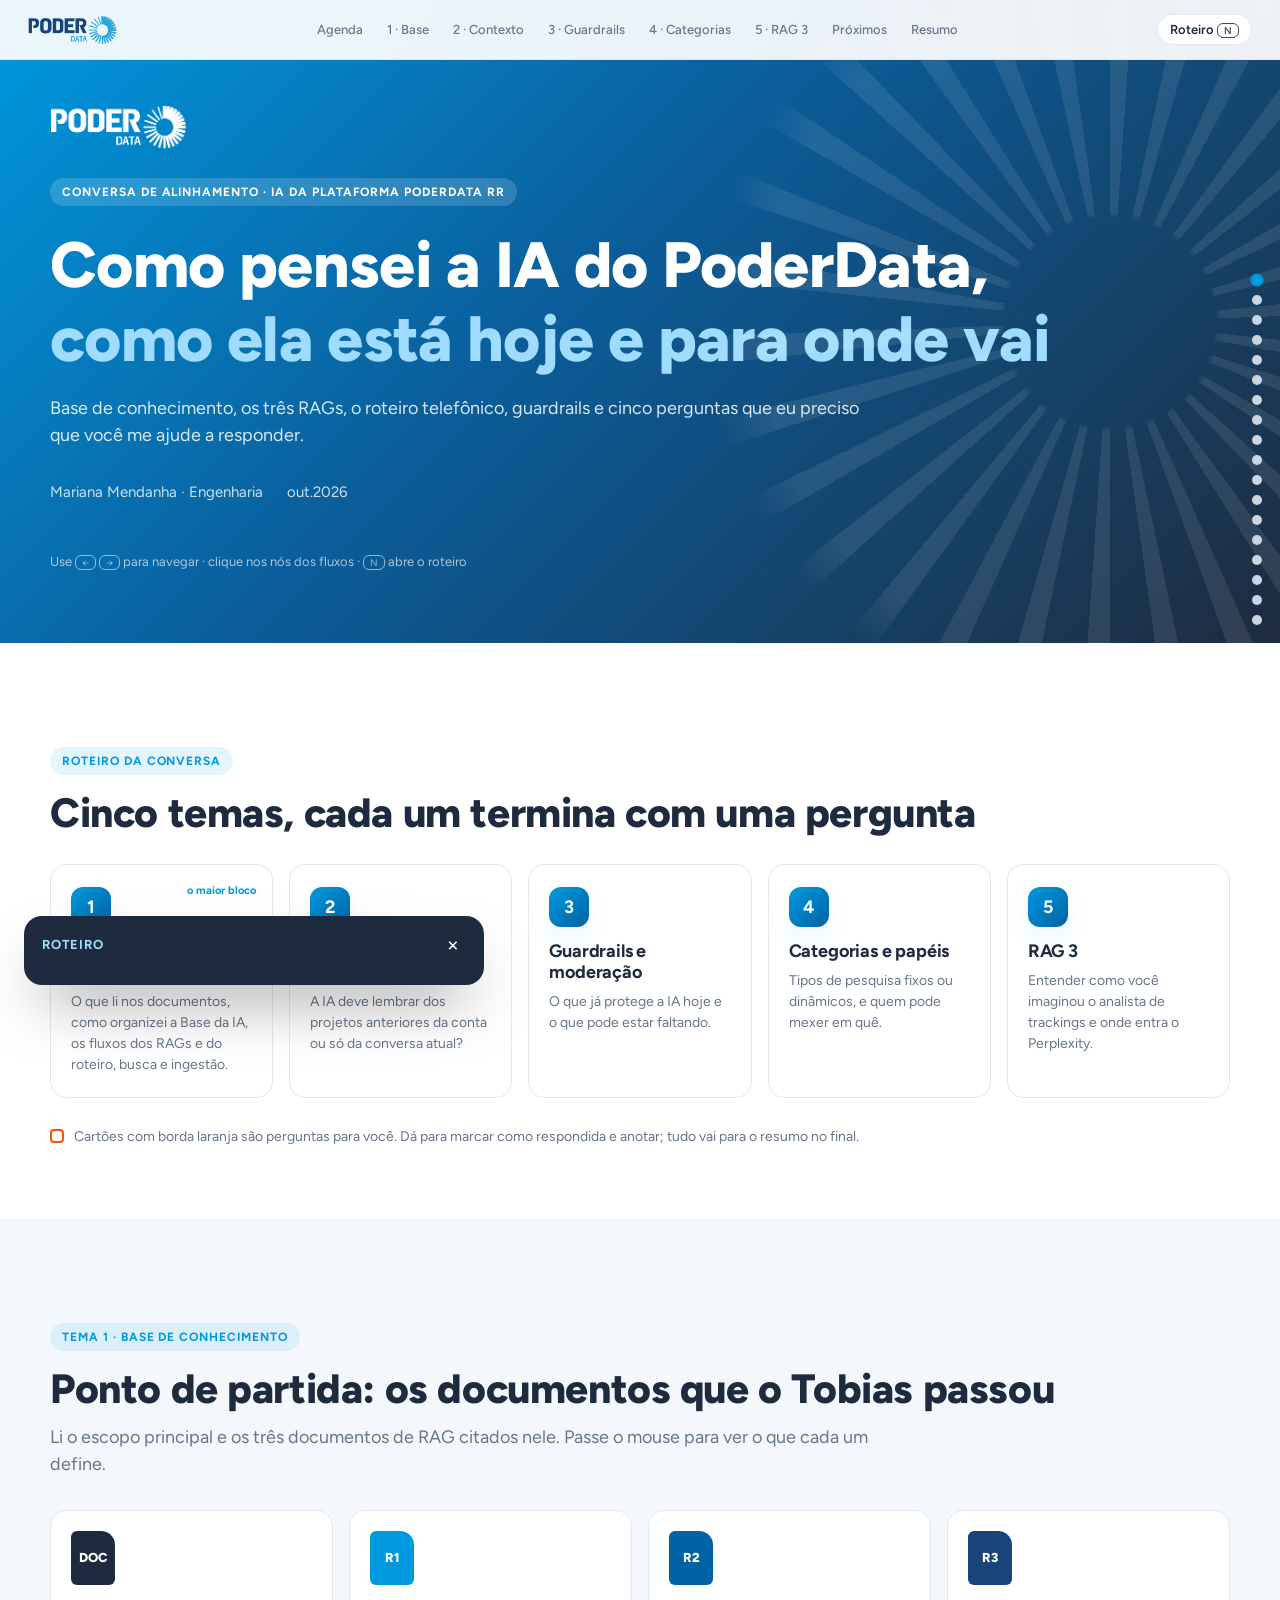
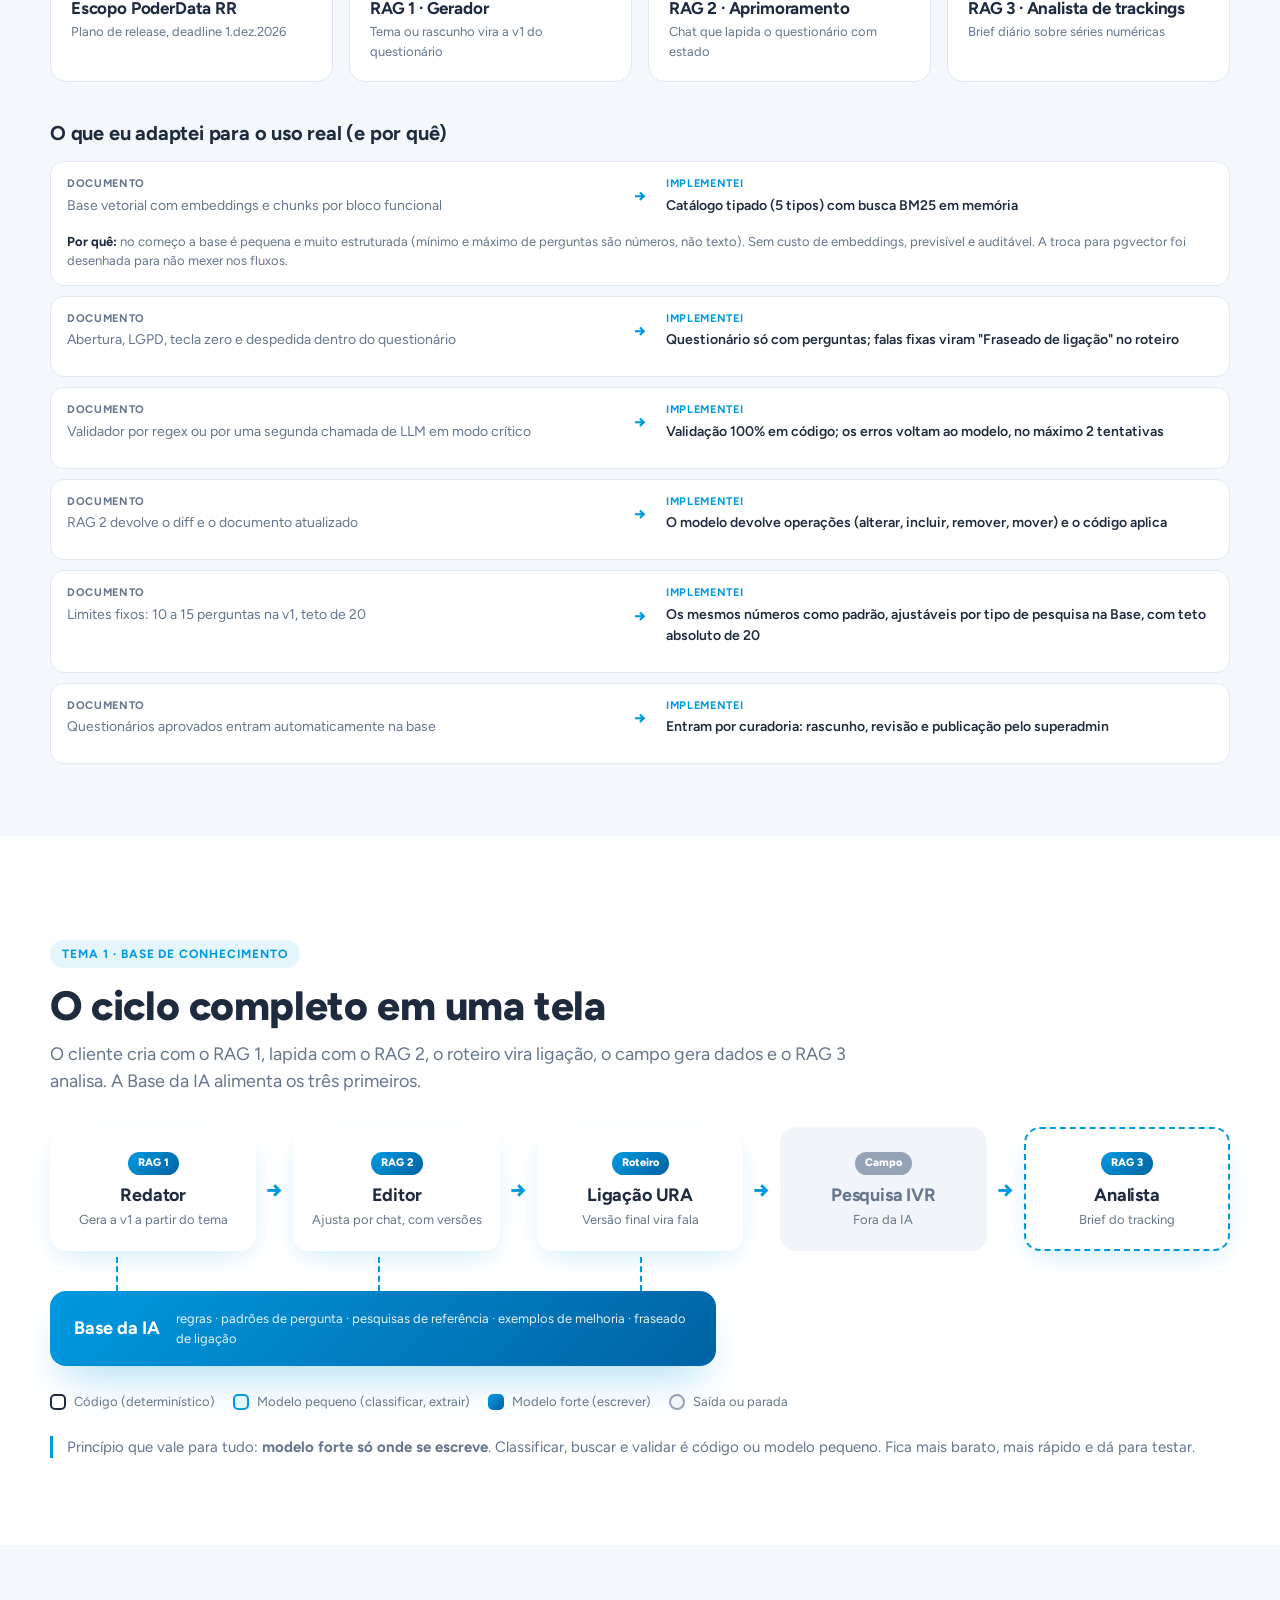
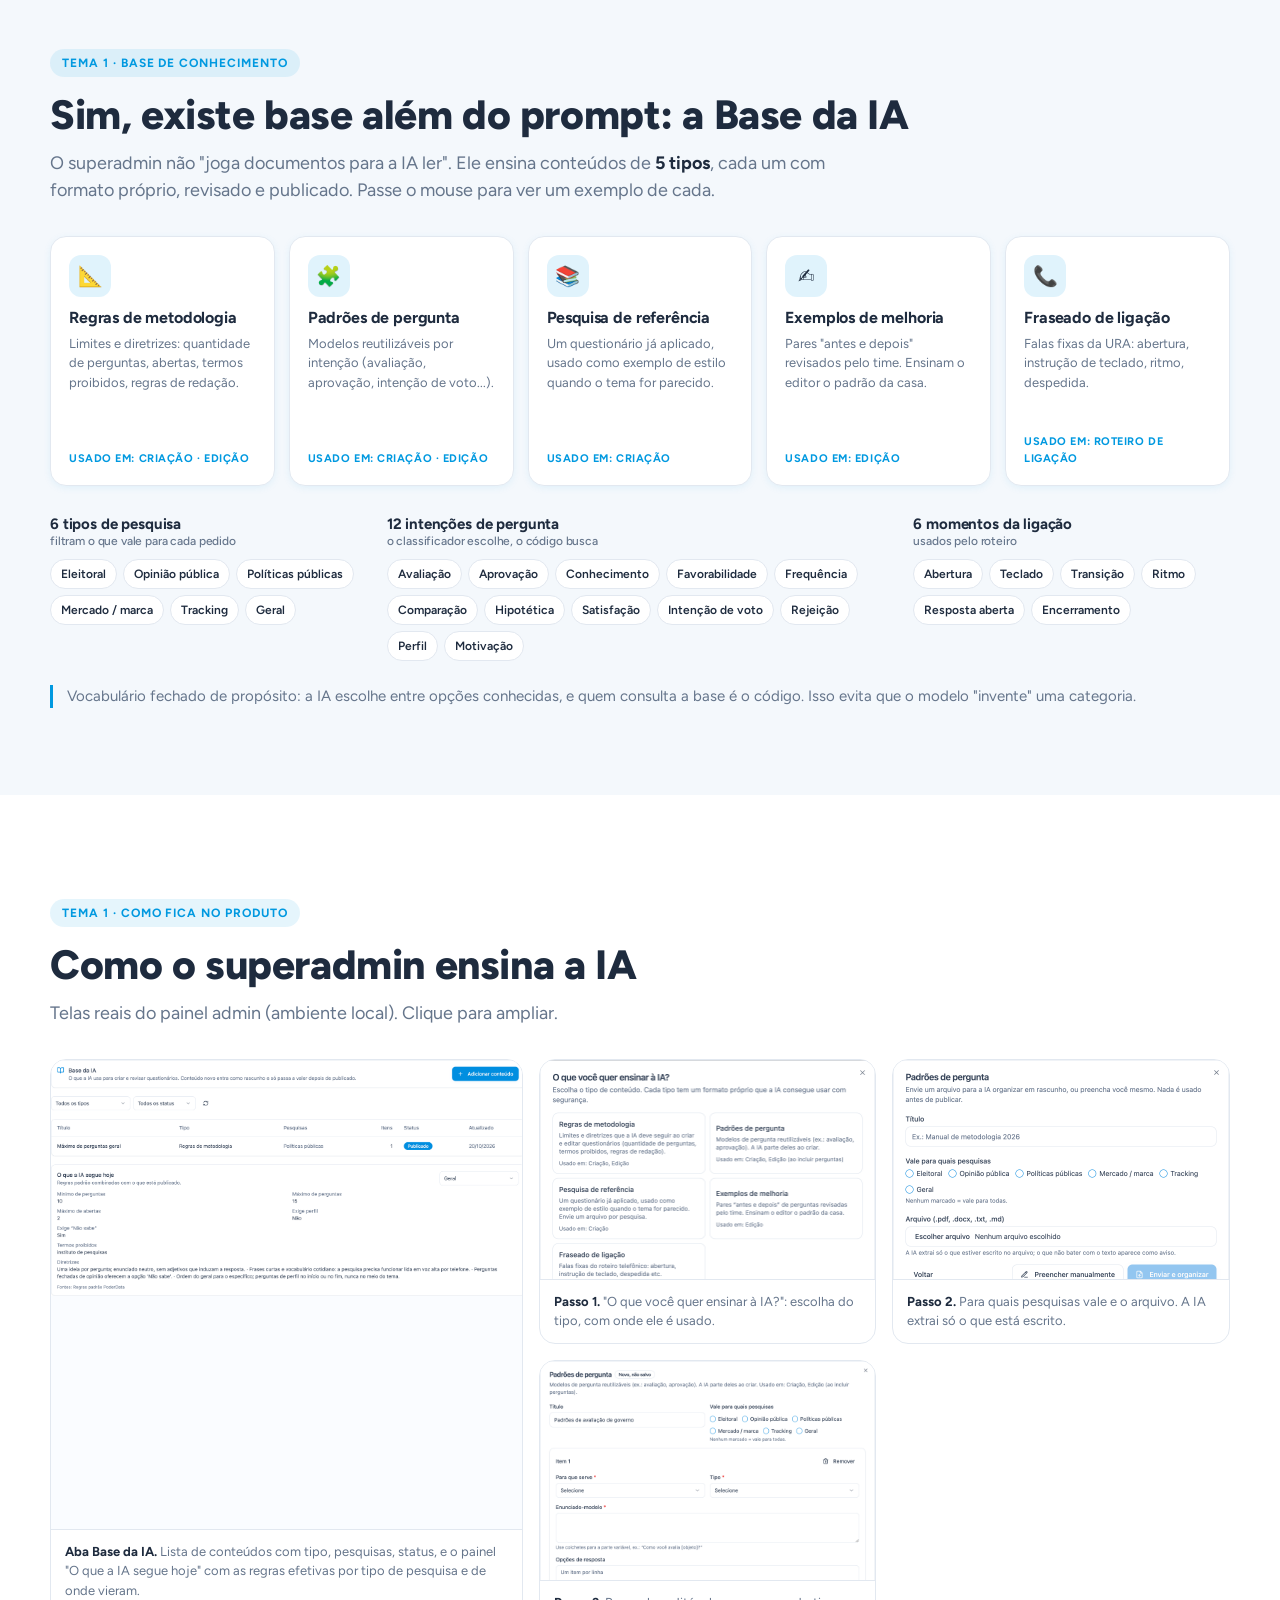
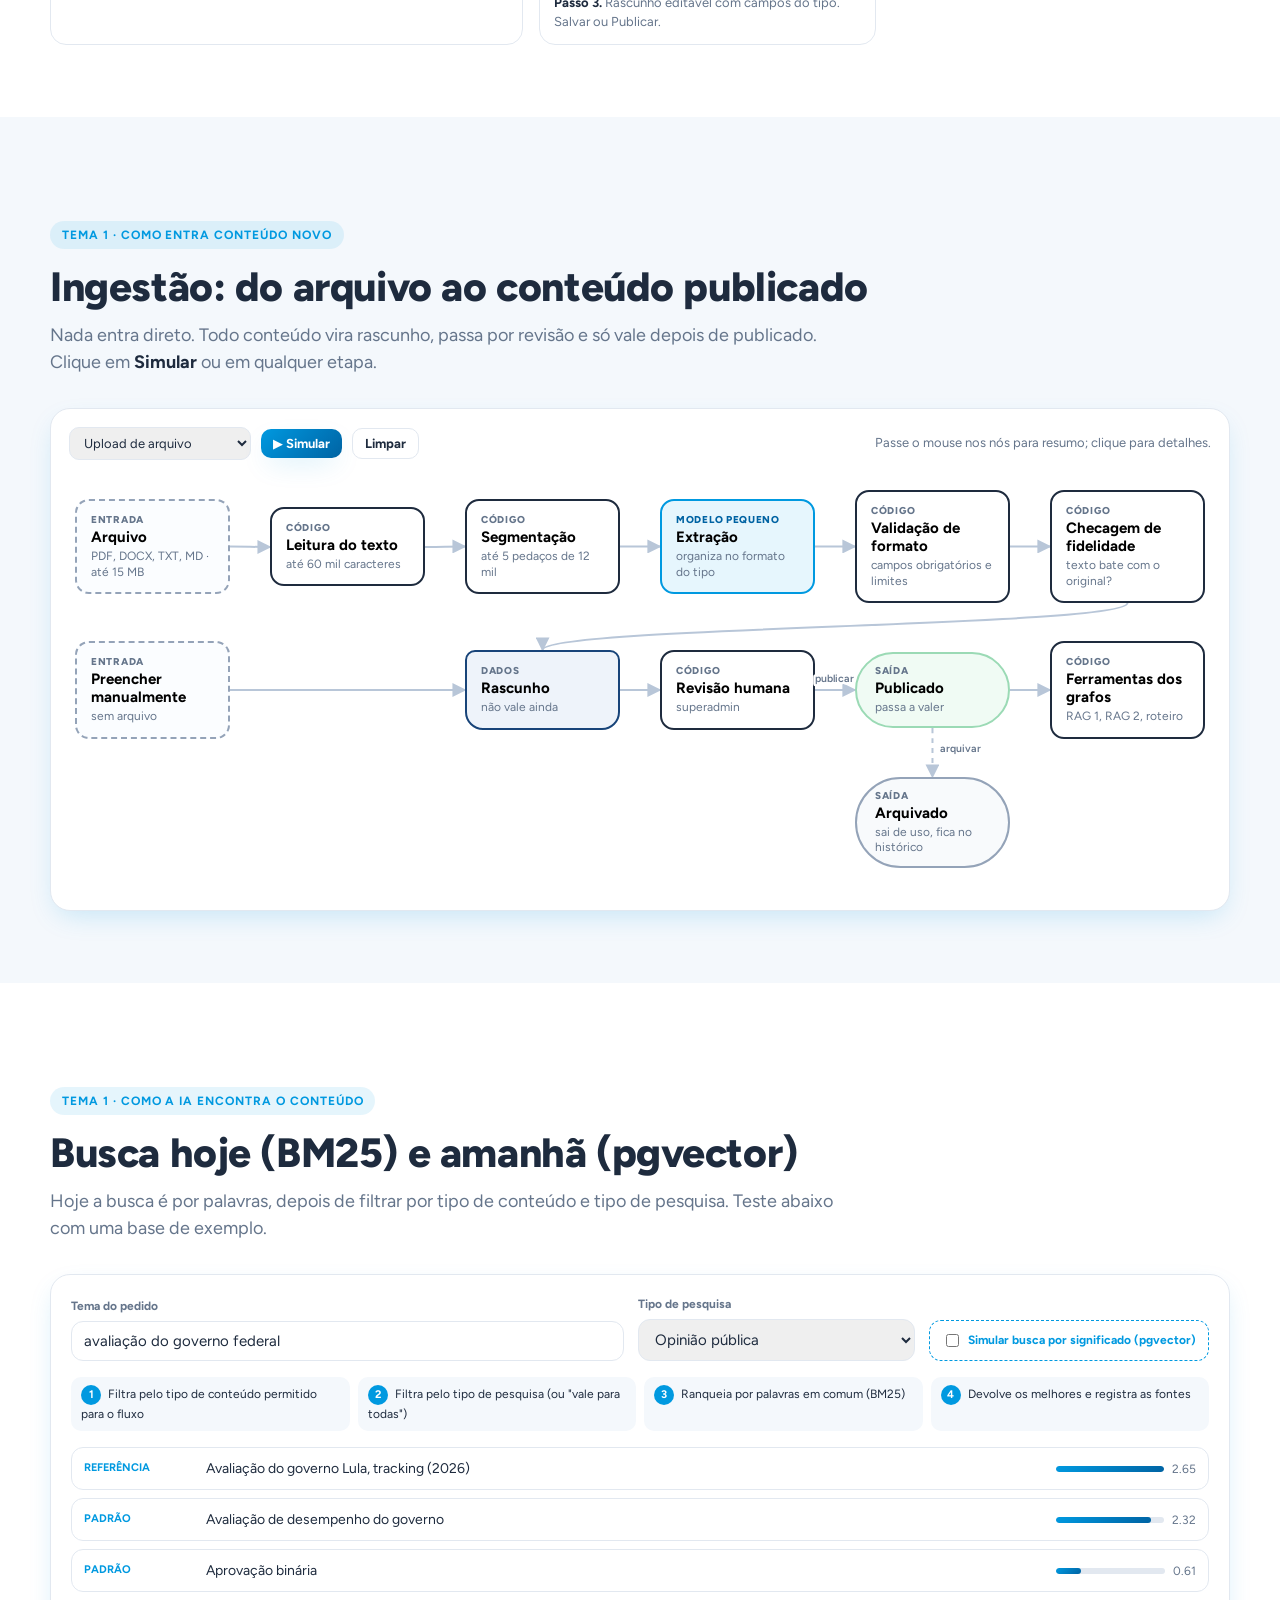
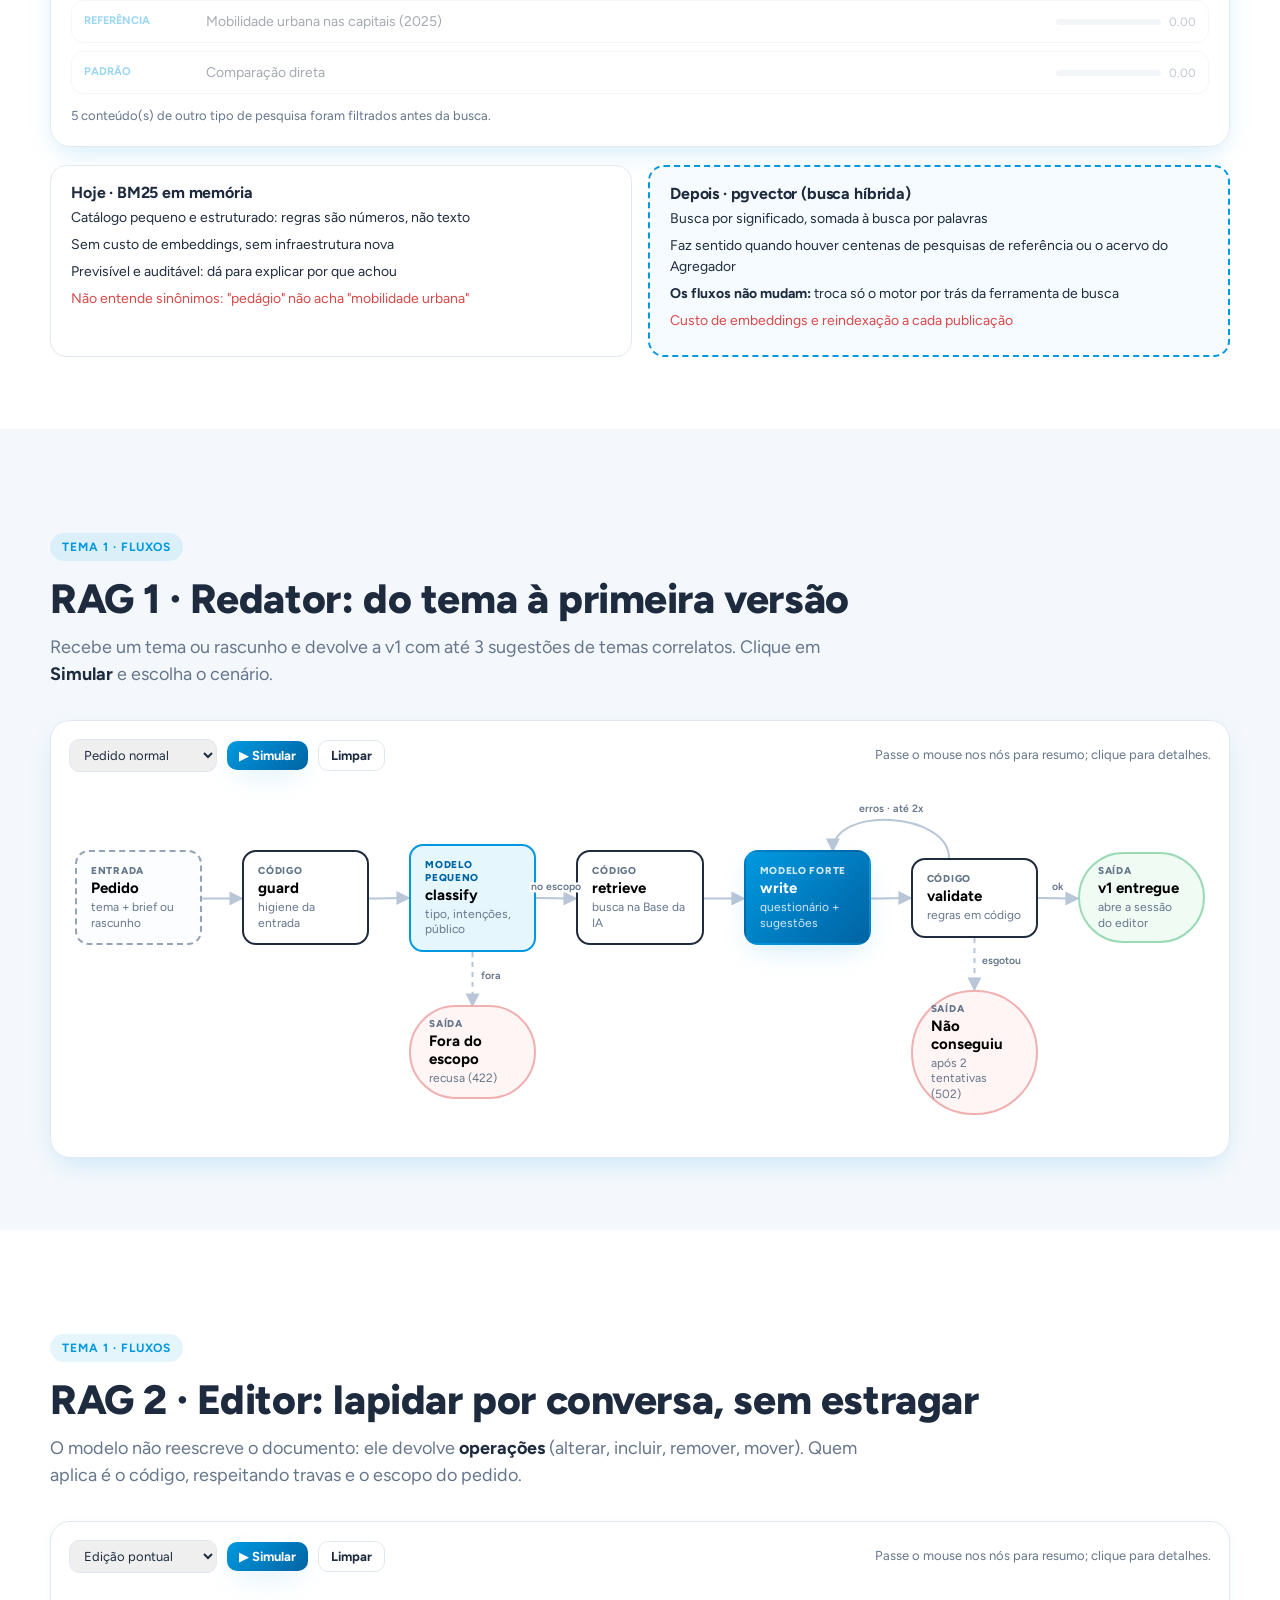
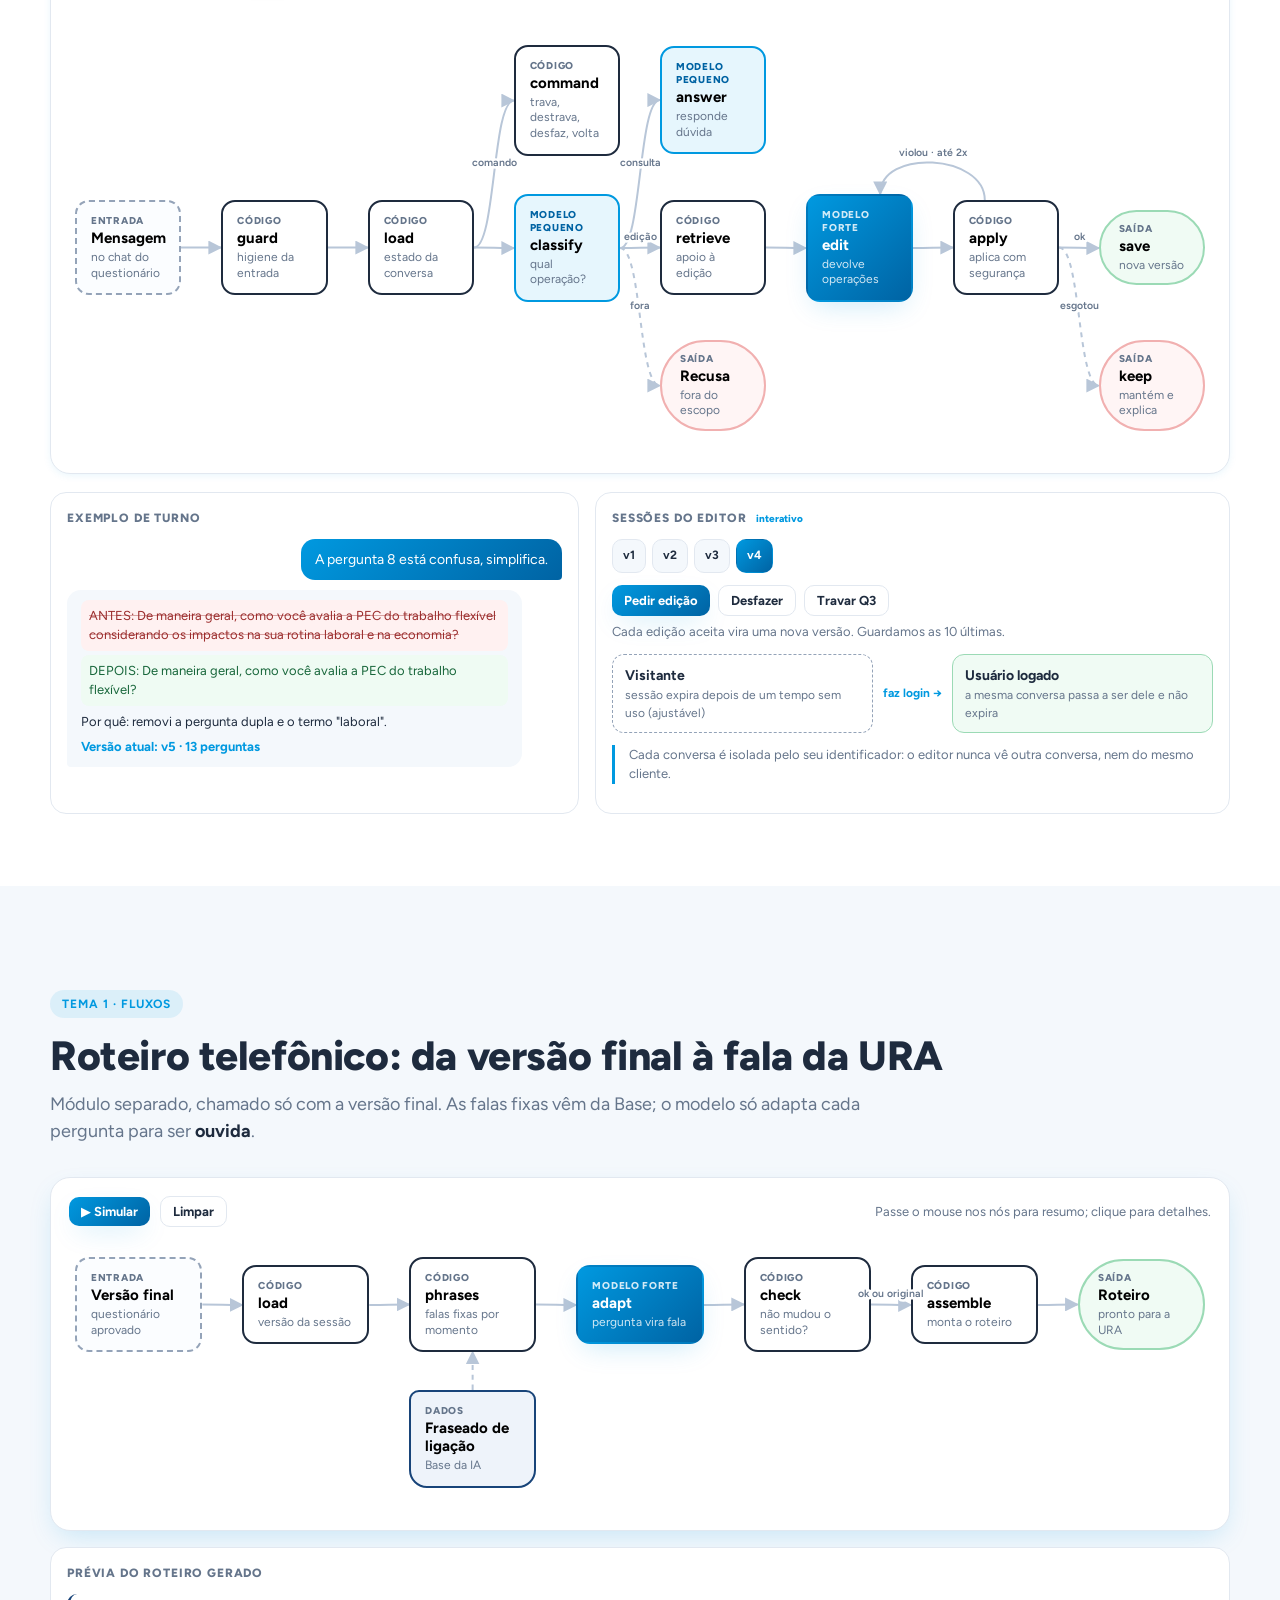
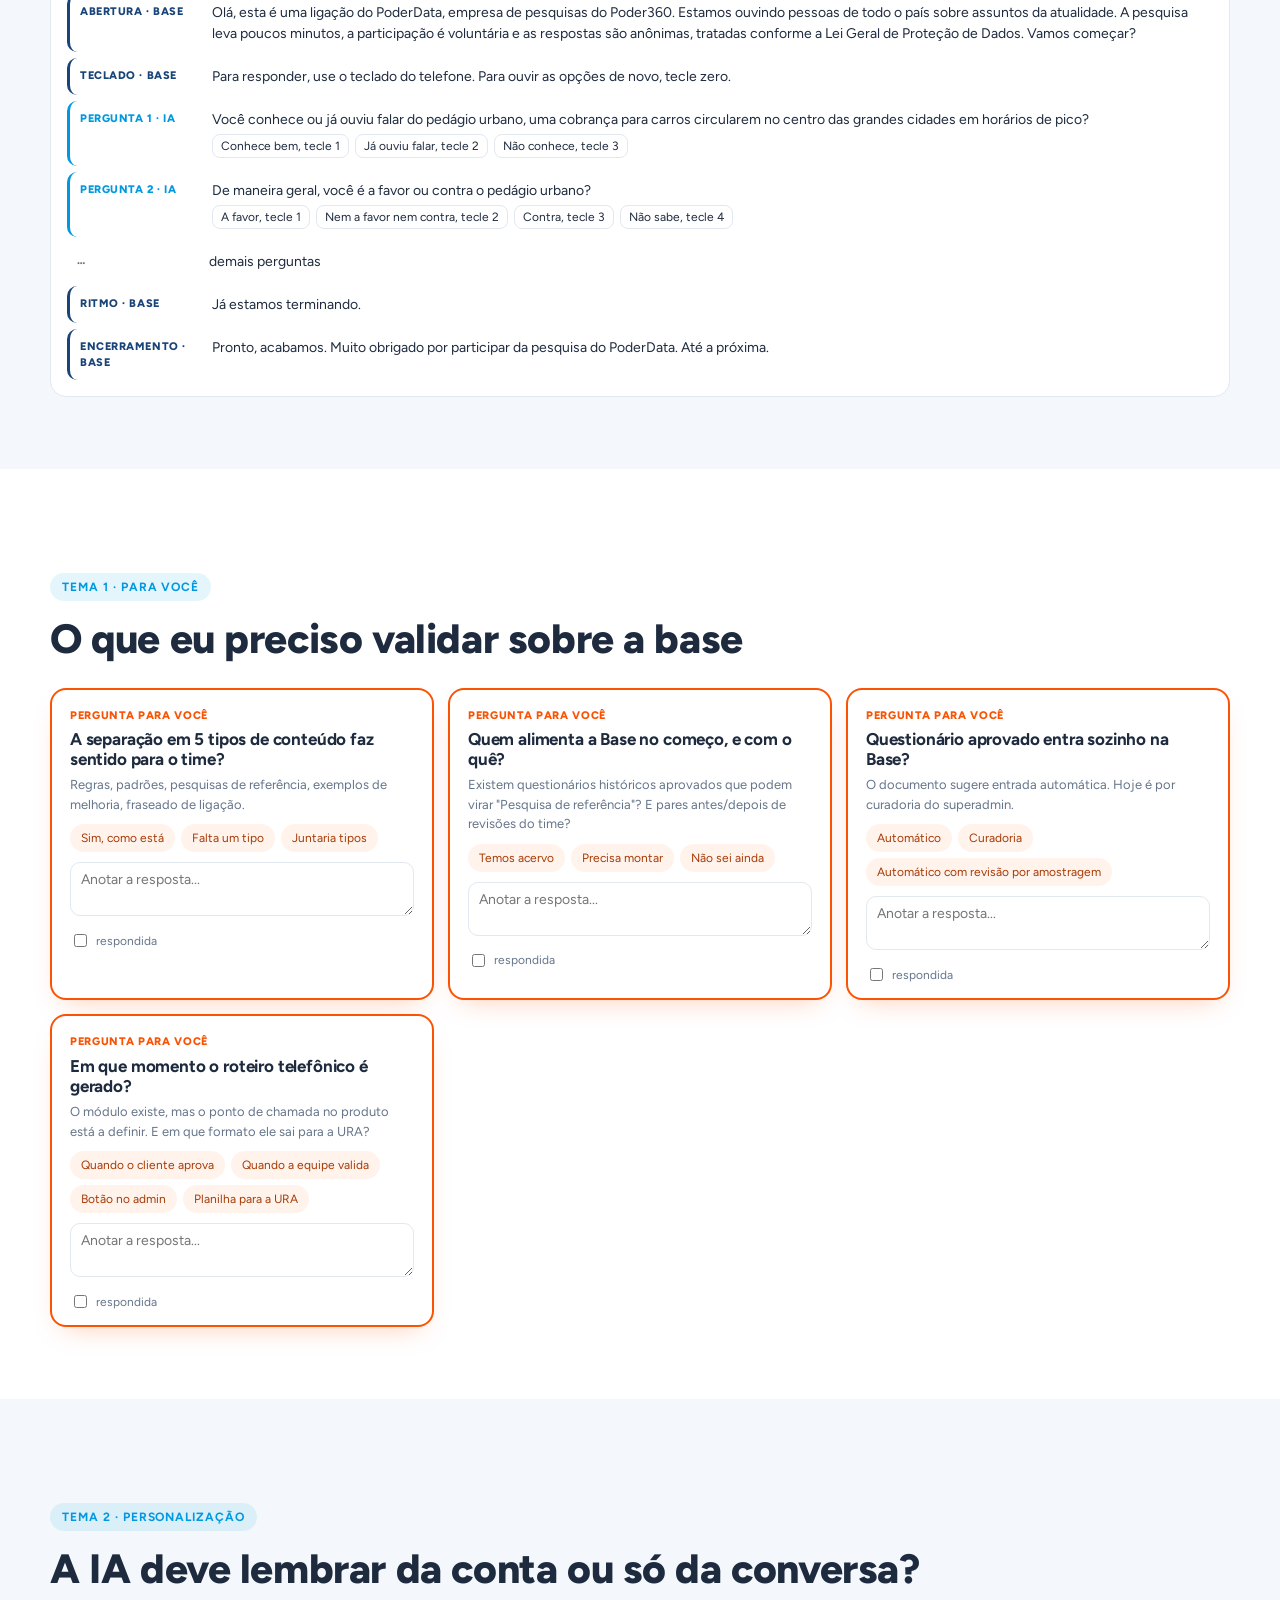
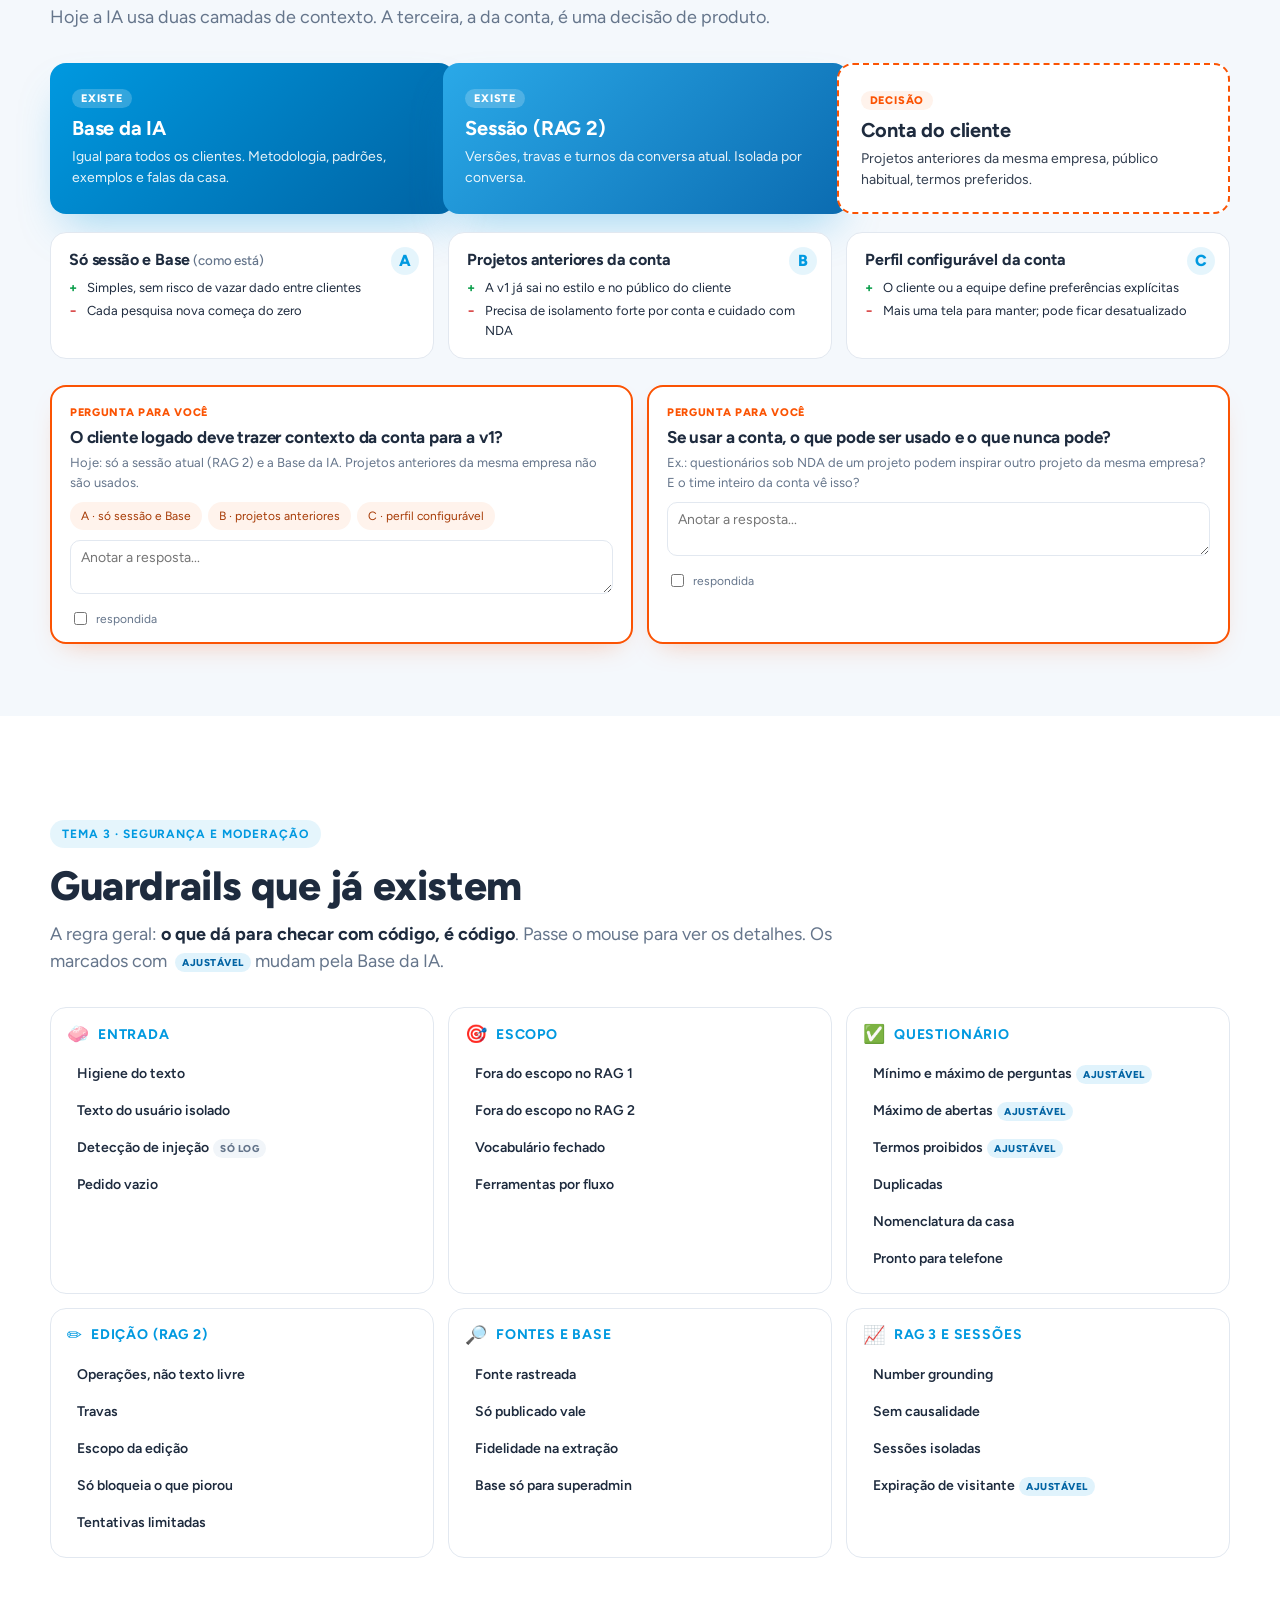
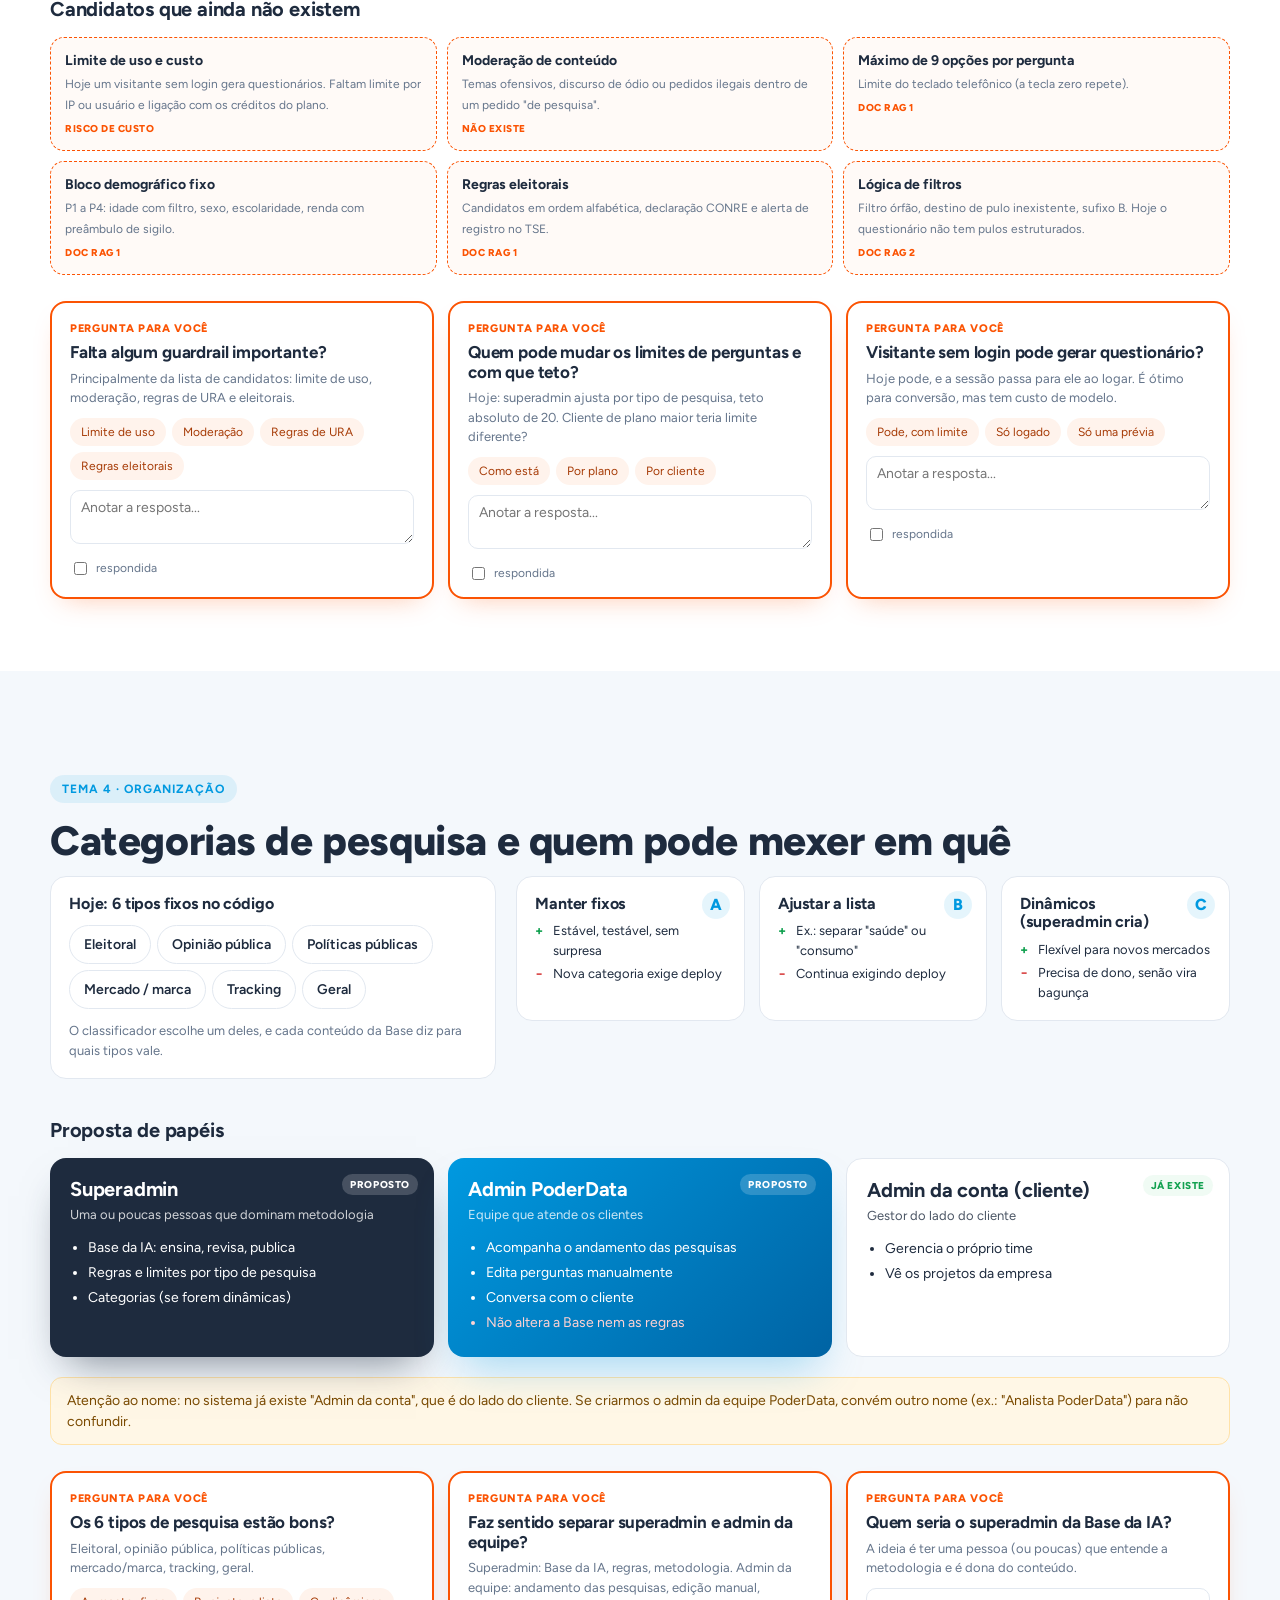
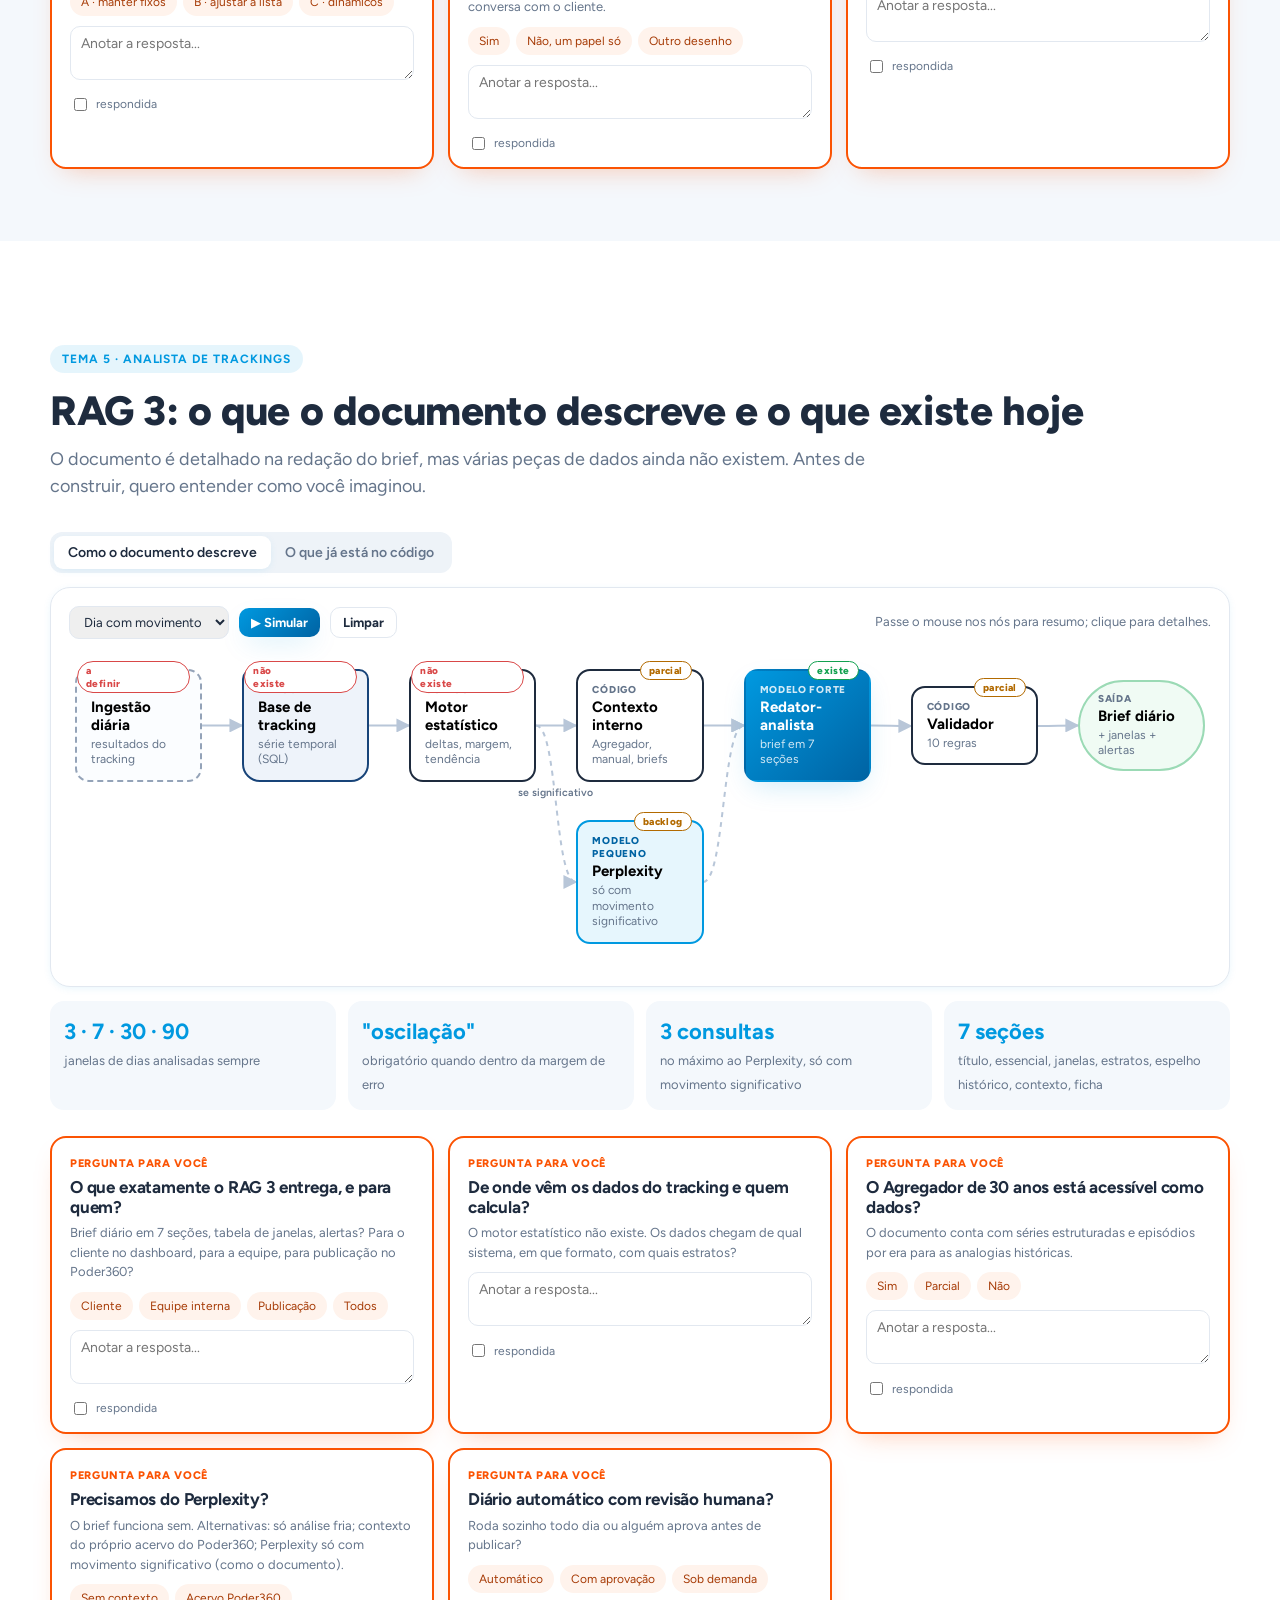
<file: _shot.html>
<!doctype html>
<html lang="pt-BR">
<head>
<meta charset="utf-8" />
<meta name="viewport" content="width=device-width, initial-scale=1" />
<title>IA do PoderData · como pensei, como está, para onde vai</title>
<link rel="preconnect" href="https://fonts.googleapis.com" />
<link rel="preconnect" href="https://fonts.gstatic.com" crossorigin />
<link href="https://fonts.googleapis.com/css2?family=Figtree:wght@400;500;600;700;800&display=swap" rel="stylesheet" />
<link rel="stylesheet" href="styles.css" />
<style>.slide{min-height:auto!important}.reveal{opacity:1!important;transform:none!important}</style></head>
<body>

<div class="progress"><span id="progressBar"></span></div>

<header class="topbar">
  <a href="#capa" class="brand"><img src="img/poder-data-logo.png" alt="PoderData" /></a>
  <nav class="topnav" id="topnav"></nav>
  <button class="notes-toggle" id="notesToggle" title="Mostrar roteiro de fala (tecla N)">Roteiro <kbd>N</kbd></button>
</header>

<nav class="dots" id="dots" aria-label="Seções"></nav>

<main id="deck">

<!-- ============ CAPA ============ -->
<section id="capa" class="slide hero" data-title="Capa">
  <div class="hero-sunburst" aria-hidden="true"></div>
  <div class="wrap">
    <img class="hero-logo" src="img/poder-data-logo-branca.png" alt="PoderData" />
    <span class="eyebrow light">Conversa de alinhamento · IA da plataforma PoderData RR</span>
    <h1>Como pensei a IA do PoderData,<br /><span>como ela está hoje e para onde vai</span></h1>
    <p class="lead light">Base de conhecimento, os três RAGs, o roteiro telefônico, guardrails e cinco perguntas que eu preciso que você me ajude a responder.</p>
    <div class="hero-meta">
      <span>Mariana Mendanha · Engenharia</span>
      <span>out.2026</span>
    </div>
    <div class="hero-hint">Use <kbd>←</kbd> <kbd>→</kbd> para navegar · clique nos nós dos fluxos · <kbd>N</kbd> abre o roteiro</div>
  </div>
  <aside class="notes">
    <p>Abrir agradecendo o tempo. Combinar o formato: eu explico e, nos cartões laranja, paro e pergunto.</p>
    <p>"A ideia não é só mostrar o que fiz, é sair daqui com decisões em cinco pontos onde eu ainda tenho dúvida."</p>
  </aside>
</section>

<!-- ============ AGENDA ============ -->
<section id="agenda" class="slide" data-title="Agenda">
  <div class="wrap">
    <span class="eyebrow">Roteiro da conversa</span>
    <h2>Cinco temas, cada um termina com uma pergunta</h2>
    <div class="agenda-grid">
      <a class="agenda-card" href="#documentos"><b>1</b><h3>Base de conhecimento</h3><p>O que li nos documentos, como organizei a Base da IA, os fluxos dos RAGs e do roteiro, busca e ingestão.</p><span class="tag">o maior bloco</span></a>
      <a class="agenda-card" href="#contexto"><b>2</b><h3>Contexto do cliente logado</h3><p>A IA deve lembrar dos projetos anteriores da conta ou só da conversa atual?</p></a>
      <a class="agenda-card" href="#guardrails"><b>3</b><h3>Guardrails e moderação</h3><p>O que já protege a IA hoje e o que pode estar faltando.</p></a>
      <a class="agenda-card" href="#categorias"><b>4</b><h3>Categorias e papéis</h3><p>Tipos de pesquisa fixos ou dinâmicos, e quem pode mexer em quê.</p></a>
      <a class="agenda-card" href="#rag3"><b>5</b><h3>RAG 3</h3><p>Entender como você imaginou o analista de trackings e onde entra o Perplexity.</p></a>
    </div>
    <div class="legend-q"><span class="qdot"></span> Cartões com borda laranja são perguntas para você. Dá para marcar como respondida e anotar; tudo vai para o resumo no final.</div>
  </div>
  <aside class="notes">
    <p>"Vou começar pelo tema 1 porque ele explica todo o resto: depois que você entender como a Base da IA funciona, as outras perguntas ficam mais concretas."</p>
  </aside>
</section>

<!-- ============ 1. DOCUMENTOS ============ -->
<section id="documentos" class="slide alt" data-title="1 · Ponto de partida">
  <div class="wrap">
    <span class="eyebrow">Tema 1 · Base de conhecimento</span>
    <h2>Ponto de partida: os documentos que o Tobias passou</h2>
    <p class="lead">Li o escopo principal e os três documentos de RAG citados nele. Passe o mouse para ver o que cada um define.</p>
    <div class="docs-grid">
      <article class="doc-card" tabindex="0">
        <div class="doc-icon">DOC</div>
        <h3>Escopo PoderData RR</h3>
        <p class="doc-sub">Plano de release, deadline 1.dez.2026</p>
        <ul class="doc-more">
          <li>A plataforma é a casca; os RAGs são o cérebro</li>
          <li>10 a 15 perguntas na v1, teto de 20</li>
          <li>"empresa de pesquisas", nunca "instituto"</li>
          <li>IA nunca calcula no tracking</li>
        </ul>
      </article>
      <article class="doc-card" tabindex="0">
        <div class="doc-icon r1">R1</div>
        <h3>RAG 1 · Gerador</h3>
        <p class="doc-sub">Tema ou rascunho vira a v1 do questionário</p>
        <ul class="doc-more">
          <li>Classificador, retrieval, geração, validação</li>
          <li>Chunks A a G: abertura, demográficas, templates, lógica, fechamento, eleitoral</li>
          <li>Sugestões de temas correlatos ("sacadas")</li>
        </ul>
      </article>
      <article class="doc-card" tabindex="0">
        <div class="doc-icon r2">R2</div>
        <h3>RAG 2 · Aprimoramento</h3>
        <p class="doc-sub">Chat que lapida o questionário com estado</p>
        <ul class="doc-more">
          <li>Modos: pontual, estrutural, recriação, consulta</li>
          <li>Versões, travas, "desfaz", 10 últimas versões</li>
          <li>Regra 17: nada muda fora do escopo pedido</li>
        </ul>
      </article>
      <article class="doc-card" tabindex="0">
        <div class="doc-icon r3">R3</div>
        <h3>RAG 3 · Analista de trackings</h3>
        <p class="doc-sub">Brief diário sobre séries numéricas</p>
        <ul class="doc-more">
          <li>Motor estatístico em código, janelas 3/7/30/90 dias</li>
          <li>Agregador de 30 anos + Perplexity condicional</li>
          <li>Number grounding e disciplina causal</li>
        </ul>
      </article>
    </div>

    <h3 class="sub">O que eu adaptei para o uso real (e por quê)</h3>
    <div class="adapt-list" id="adaptList"></div>
  </div>
  <aside class="notes">
    <p>"Os documentos são muito bons como especificação de comportamento. O que eu fiz foi traduzir para algo que dá para operar no dia a dia."</p>
    <p>Abrir 2 ou 3 linhas da lista de adaptações, principalmente: catálogo tipado em vez de base vetorial, e o roteiro separado do questionário.</p>
  </aside>
</section>

<!-- ============ VISÃO GERAL ============ -->
<section id="visao" class="slide" data-title="1 · Visão geral">
  <div class="wrap">
    <span class="eyebrow">Tema 1 · Base de conhecimento</span>
    <h2>O ciclo completo em uma tela</h2>
    <p class="lead">O cliente cria com o RAG 1, lapida com o RAG 2, o roteiro vira ligação, o campo gera dados e o RAG 3 analisa. A Base da IA alimenta os três primeiros.</p>
    <div class="cycle">
      <a class="cycle-step" href="#rag1" style="--i:0"><span class="cs-num">RAG 1</span><h4>Redator</h4><p>Gera a v1 a partir do tema</p></a>
      <span class="cycle-arrow">→</span>
      <a class="cycle-step" href="#rag2" style="--i:1"><span class="cs-num">RAG 2</span><h4>Editor</h4><p>Ajusta por chat, com versões</p></a>
      <span class="cycle-arrow">→</span>
      <a class="cycle-step" href="#roteiro" style="--i:2"><span class="cs-num">Roteiro</span><h4>Ligação URA</h4><p>Versão final vira fala</p></a>
      <span class="cycle-arrow">→</span>
      <div class="cycle-step muted" style="--i:3"><span class="cs-num">Campo</span><h4>Pesquisa IVR</h4><p>Fora da IA</p></div>
      <span class="cycle-arrow">→</span>
      <a class="cycle-step dashed" href="#rag3" style="--i:4"><span class="cs-num">RAG 3</span><h4>Analista</h4><p>Brief do tracking</p></a>
    </div>
    <div class="cycle-base">
      <div class="cb-line"><span></span><span></span><span></span></div>
      <a class="cb-box" href="#base">
        <b>Base da IA</b>
        <span>regras · padrões de pergunta · pesquisas de referência · exemplos de melhoria · fraseado de ligação</span>
      </a>
    </div>
    <div class="legend">
      <span><i class="lg code"></i> Código (determinístico)</span>
      <span><i class="lg small"></i> Modelo pequeno (classificar, extrair)</span>
      <span><i class="lg strong"></i> Modelo forte (escrever)</span>
      <span><i class="lg end"></i> Saída ou parada</span>
    </div>
    <p class="hint">Princípio que vale para tudo: <b>modelo forte só onde se escreve</b>. Classificar, buscar e validar é código ou modelo pequeno. Fica mais barato, mais rápido e dá para testar.</p>
  </div>
  <aside class="notes">
    <p>"Se for para guardar uma imagem, é essa." Passar o mouse em cada etapa.</p>
    <p>Reforçar que o RAG 3 está tracejado porque é o que ainda está menos definido, e vamos falar dele no fim.</p>
  </aside>
</section>

<!-- ============ BASE DA IA ============ -->
<section id="base" class="slide alt" data-title="1 · Base da IA">
  <div class="wrap">
    <span class="eyebrow">Tema 1 · Base de conhecimento</span>
    <h2>Sim, existe base além do prompt: a Base da IA</h2>
    <p class="lead">O superadmin não "joga documentos para a IA ler". Ele ensina conteúdos de <b>5 tipos</b>, cada um com formato próprio, revisado e publicado. Passe o mouse para ver um exemplo de cada.</p>

    <div class="kinds" id="kinds"></div>

    <div class="tax">
      <div class="tax-col">
        <h4>6 tipos de pesquisa <small>filtram o que vale para cada pedido</small></h4>
        <div class="chips" id="chipsTypes"></div>
      </div>
      <div class="tax-col">
        <h4>12 intenções de pergunta <small>o classificador escolhe, o código busca</small></h4>
        <div class="chips" id="chipsIntents"></div>
      </div>
      <div class="tax-col">
        <h4>6 momentos da ligação <small>usados pelo roteiro</small></h4>
        <div class="chips" id="chipsSlots"></div>
      </div>
    </div>
    <p class="hint">Vocabulário fechado de propósito: a IA escolhe entre opções conhecidas, e quem consulta a base é o código. Isso evita que o modelo "invente" uma categoria.</p>
  </div>
  <aside class="notes">
    <p>"Respondendo direto à pergunta 1 do documento: tem base além do prompt, sim. São cinco tipos." Passar por cada cartão.</p>
    <p>Destacar: tudo funciona mesmo com a Base vazia, porque há regras e padrões padrão versionados no código. O que for publicado sobrepõe.</p>
  </aside>
</section>

<!-- ============ TELAS ============ -->
<section id="telas" class="slide" data-title="1 · Telas">
  <div class="wrap">
    <span class="eyebrow">Tema 1 · Como fica no produto</span>
    <h2>Como o superadmin ensina a IA</h2>
    <p class="lead">Telas reais do painel admin (ambiente local). Clique para ampliar.</p>
    <div class="shots">
      <figure class="shot big" data-full="img/base-ia.png">
        <img src="img/base-ia.png" alt="Aba Base da IA no painel admin" />
        <figcaption><b>Aba Base da IA.</b> Lista de conteúdos com tipo, pesquisas, status, e o painel "O que a IA segue hoje" com as regras efetivas por tipo de pesquisa e de onde vieram.</figcaption>
      </figure>
      <figure class="shot" data-full="img/dialog-ensinar.png">
        <img src="img/dialog-ensinar.png" alt="Diálogo O que você quer ensinar à IA" />
        <figcaption><b>Passo 1.</b> "O que você quer ensinar à IA?": escolha do tipo, com onde ele é usado.</figcaption>
      </figure>
      <figure class="shot" data-full="img/dialog-upload.png">
        <img src="img/dialog-upload.png" alt="Passo de upload" />
        <figcaption><b>Passo 2.</b> Para quais pesquisas vale e o arquivo. A IA extrai só o que está escrito.</figcaption>
      </figure>
      <figure class="shot" data-full="img/dialog-editor.png">
        <img src="img/dialog-editor.png" alt="Editor de rascunho" />
        <figcaption><b>Passo 3.</b> Rascunho editável com campos do tipo. Salvar ou Publicar.</figcaption>
      </figure>
    </div>
  </div>
  <aside class="notes">
    <p>Mostrar que "O que a IA segue hoje" é a resposta para "por que a IA fez isso?": mostra a regra efetiva e a fonte.</p>
    <p>No exemplo publicado, "Máximo de perguntas geral" vale só para Políticas públicas: é assim que se ajusta o limite por tipo.</p>
  </aside>
</section>

<!-- ============ INGESTÃO ============ -->
<section id="ingestao" class="slide alt" data-title="1 · Ingestão">
  <div class="wrap">
    <span class="eyebrow">Tema 1 · Como entra conteúdo novo</span>
    <h2>Ingestão: do arquivo ao conteúdo publicado</h2>
    <p class="lead">Nada entra direto. Todo conteúdo vira rascunho, passa por revisão e só vale depois de publicado. Clique em <b>Simular</b> ou em qualquer etapa.</p>
    <div class="flow-shell" data-flow="ingest"></div>
  </div>
  <aside class="notes">
    <p>"A parte que eu mais quis proteger é a fidelidade: a IA ajuda a organizar o arquivo, mas não pode inventar regra. Se o texto extraído não bate com o original, vira aviso."</p>
    <p>Publicar troca os registros do documento numa transação só: não existe momento em que metade da regra nova está valendo.</p>
  </aside>
</section>

<!-- ============ BUSCA ============ -->
<section id="busca" class="slide" data-title="1 · Busca">
  <div class="wrap">
    <span class="eyebrow">Tema 1 · Como a IA encontra o conteúdo</span>
    <h2>Busca hoje (BM25) e amanhã (pgvector)</h2>
    <p class="lead">Hoje a busca é por palavras, depois de filtrar por tipo de conteúdo e tipo de pesquisa. Teste abaixo com uma base de exemplo.</p>

    <div class="search-demo">
      <div class="sd-controls">
        <label>Tema do pedido <input id="sdQuery" value="avaliação do governo federal" /></label>
        <label>Tipo de pesquisa
          <select id="sdType"></select>
        </label>
        <label class="sd-toggle"><input type="checkbox" id="sdVector" /> <span>Simular busca por significado (pgvector)</span></label>
      </div>
      <div class="sd-pipeline">
        <div class="sd-stage"><b>1</b> Filtra pelo tipo de conteúdo permitido para o fluxo</div>
        <div class="sd-stage"><b>2</b> Filtra pelo tipo de pesquisa (ou "vale para todas")</div>
        <div class="sd-stage"><b>3</b> <span id="sdRankLabel">Ranqueia por palavras em comum (BM25)</span></div>
        <div class="sd-stage"><b>4</b> Devolve os melhores e registra as fontes</div>
      </div>
      <ol class="sd-results" id="sdResults"></ol>
      <p class="sd-tip" id="sdTip"></p>
    </div>

    <div class="compare">
      <div class="cmp-col">
        <h4>Hoje · BM25 em memória</h4>
        <ul>
          <li>Catálogo pequeno e estruturado: regras são números, não texto</li>
          <li>Sem custo de embeddings, sem infraestrutura nova</li>
          <li>Previsível e auditável: dá para explicar por que achou</li>
          <li class="neg">Não entende sinônimos: "pedágio" não acha "mobilidade urbana"</li>
        </ul>
      </div>
      <div class="cmp-col future">
        <h4>Depois · pgvector (busca híbrida)</h4>
        <ul>
          <li>Busca por significado, somada à busca por palavras</li>
          <li>Faz sentido quando houver centenas de pesquisas de referência ou o acervo do Agregador</li>
          <li><b>Os fluxos não mudam:</b> troca só o motor por trás da ferramenta de busca</li>
          <li class="neg">Custo de embeddings e reindexação a cada publicação</li>
        </ul>
      </div>
    </div>
  </div>
  <aside class="notes">
    <p>Digitar "pedágio urbano" no demo para mostrar a limitação, depois ligar o pgvector.</p>
    <p>"Eu não comecei com base vetorial de propósito: com pouco conteúdo, ela adiciona custo e imprevisibilidade sem ganho. A troca foi desenhada para não mexer nos fluxos."</p>
  </aside>
</section>

<!-- ============ RAG 1 ============ -->
<section id="rag1" class="slide alt" data-title="1 · RAG 1 Redator">
  <div class="wrap">
    <span class="eyebrow">Tema 1 · Fluxos</span>
    <h2>RAG 1 · Redator: do tema à primeira versão</h2>
    <p class="lead">Recebe um tema ou rascunho e devolve a v1 com até 3 sugestões de temas correlatos. Clique em <b>Simular</b> e escolha o cenário.</p>
    <div class="flow-shell" data-flow="rag1"></div>
  </div>
  <aside class="notes">
    <p>Rodar o cenário "pedido normal" e depois "fora do escopo".</p>
    <p>Ponto-chave: o validador é código. Se a v1 vier com 17 perguntas, a lista de erros volta para o modelo corrigir, no máximo 2 vezes.</p>
  </aside>
</section>

<!-- ============ RAG 2 ============ -->
<section id="rag2" class="slide" data-title="1 · RAG 2 Editor">
  <div class="wrap">
    <span class="eyebrow">Tema 1 · Fluxos</span>
    <h2>RAG 2 · Editor: lapidar por conversa, sem estragar</h2>
    <p class="lead">O modelo não reescreve o documento: ele devolve <b>operações</b> (alterar, incluir, remover, mover). Quem aplica é o código, respeitando travas e o escopo do pedido.</p>
    <div class="flow-shell" data-flow="rag2"></div>

    <div class="rag2-extra">
      <div class="chat-mock">
        <div class="cm-head">Exemplo de turno</div>
        <div class="cm-msg user">A pergunta 8 está confusa, simplifica.</div>
        <div class="cm-msg ai">
          <div class="diff"><span class="d-old">ANTES: De maneira geral, como você avalia a PEC do trabalho flexível considerando os impactos na sua rotina laboral e na economia?</span><span class="d-new">DEPOIS: De maneira geral, como você avalia a PEC do trabalho flexível?</span></div>
          <p>Por quê: removi a pergunta dupla e o termo "laboral".</p>
          <p class="cm-foot">Versão atual: v5 · 13 perguntas</p>
        </div>
      </div>

      <div class="sessions">
        <div class="cm-head">Sessões do editor <small>interativo</small></div>
        <div class="versions" id="versions"></div>
        <div class="sess-actions">
          <button class="btn sm" data-sess="edit">Pedir edição</button>
          <button class="btn sm ghost" data-sess="undo">Desfazer</button>
          <button class="btn sm ghost" data-sess="lock">Travar Q3</button>
        </div>
        <p class="sess-log" id="sessLog">Cada edição aceita vira uma nova versão. Guardamos as 10 últimas.</p>
        <div class="lanes">
          <div class="lane"><b>Visitante</b><span>sessão expira depois de um tempo sem uso (ajustável)</span></div>
          <div class="lane-arrow">faz login →</div>
          <div class="lane ok"><b>Usuário logado</b><span>a mesma conversa passa a ser dele e não expira</span></div>
        </div>
        <p class="hint small">Cada conversa é isolada pelo seu identificador: o editor nunca vê outra conversa, nem do mesmo cliente.</p>
      </div>
    </div>
  </div>
  <aside class="notes">
    <p>"Essa é a regra 17 do documento do RAG 2, a mais importante: nada muda fora do que foi pedido. Eu garanto isso no código, não confiando no modelo."</p>
    <p>Mostrar sessões: clicar em "Pedir edição" várias vezes até passar de 10 versões; "Travar Q3" e explicar que a trava sobrevive até à recriação total.</p>
    <p>Gancho para o tema 2: "repara que o editor só conhece a conversa atual".</p>
  </aside>
</section>

<!-- ============ ROTEIRO ============ -->
<section id="roteiro" class="slide alt" data-title="1 · Roteiro telefônico">
  <div class="wrap">
    <span class="eyebrow">Tema 1 · Fluxos</span>
    <h2>Roteiro telefônico: da versão final à fala da URA</h2>
    <p class="lead">Módulo separado, chamado só com a versão final. As falas fixas vêm da Base; o modelo só adapta cada pergunta para ser <b>ouvida</b>.</p>
    <div class="flow-shell" data-flow="phone"></div>
    <div class="script-preview">
      <div class="cm-head">Prévia do roteiro gerado</div>
      <ol class="script" id="scriptPreview"></ol>
    </div>
  </div>
  <aside class="notes">
    <p>"Separei a fala da ligação do questionário. O cliente vê e edita perguntas; abertura, LGPD, tecla zero e despedida são padrão da casa e vêm da Base."</p>
    <p>Se o modelo falhar, o roteiro sai inteiro com o texto original: nunca fica sem roteiro.</p>
    <p>Pergunta a fazer aqui: em que momento esse roteiro é gerado no produto.</p>
  </aside>
</section>

<!-- ============ PERGUNTAS TEMA 1 ============ -->
<section id="q1" class="slide" data-title="1 · Perguntas">
  <div class="wrap">
    <span class="eyebrow">Tema 1 · Para você</span>
    <h2>O que eu preciso validar sobre a base</h2>
    <div class="qgrid" data-qgroup="1"></div>
  </div>
  <aside class="notes">
    <p>Deixar ele responder sem pressa. Anotar nos cartões.</p>
  </aside>
</section>

<!-- ============ 2. CONTEXTO ============ -->
<section id="contexto" class="slide alt" data-title="2 · Contexto logado">
  <div class="wrap">
    <span class="eyebrow">Tema 2 · Personalização</span>
    <h2>A IA deve lembrar da conta ou só da conversa?</h2>
    <p class="lead">Hoje a IA usa duas camadas de contexto. A terceira, a da conta, é uma decisão de produto.</p>
    <div class="layers">
      <div class="layer on" tabindex="0">
        <span class="layer-tag">existe</span>
        <h4>Base da IA</h4>
        <p>Igual para todos os clientes. Metodologia, padrões, exemplos e falas da casa.</p>
      </div>
      <div class="layer on" tabindex="0">
        <span class="layer-tag">existe</span>
        <h4>Sessão (RAG 2)</h4>
        <p>Versões, travas e turnos da conversa atual. Isolada por conversa.</p>
      </div>
      <div class="layer off" tabindex="0">
        <span class="layer-tag">decisão</span>
        <h4>Conta do cliente</h4>
        <p>Projetos anteriores da mesma empresa, público habitual, termos preferidos.</p>
      </div>
    </div>
    <div class="options3">
      <div class="opt" tabindex="0">
        <span class="opt-l">A</span><h4>Só sessão e Base <small>(como está)</small></h4>
        <p class="pro">Simples, sem risco de vazar dado entre clientes</p>
        <p class="con">Cada pesquisa nova começa do zero</p>
      </div>
      <div class="opt" tabindex="0">
        <span class="opt-l">B</span><h4>Projetos anteriores da conta</h4>
        <p class="pro">A v1 já sai no estilo e no público do cliente</p>
        <p class="con">Precisa de isolamento forte por conta e cuidado com NDA</p>
      </div>
      <div class="opt" tabindex="0">
        <span class="opt-l">C</span><h4>Perfil configurável da conta</h4>
        <p class="pro">O cliente ou a equipe define preferências explícitas</p>
        <p class="con">Mais uma tela para manter; pode ficar desatualizado</p>
      </div>
    </div>
    <div class="qgrid" data-qgroup="2"></div>
  </div>
  <aside class="notes">
    <p>"Tecnicamente a opção B é viável: seria mais uma ferramenta de busca, filtrada pela conta. A minha dúvida é de produto e de confidencialidade."</p>
  </aside>
</section>

<!-- ============ 3. GUARDRAILS ============ -->
<section id="guardrails" class="slide" data-title="3 · Guardrails">
  <div class="wrap">
    <span class="eyebrow">Tema 3 · Segurança e moderação</span>
    <h2>Guardrails que já existem</h2>
    <p class="lead">A regra geral: <b>o que dá para checar com código, é código</b>. Passe o mouse para ver os detalhes. Os marcados com <span class="badge adj">ajustável</span> mudam pela Base da IA.</p>
    <div class="guard-groups" id="guardGroups"></div>
    <h3 class="sub">Candidatos que ainda não existem</h3>
    <div class="missing" id="missingList"></div>
    <div class="qgrid" data-qgroup="3"></div>
  </div>
  <aside class="notes">
    <p>Passar rápido pelos grupos. O ponto de atenção é a lista de candidatos, principalmente limite de uso: hoje um visitante sem login consegue gerar questionários, e cada geração tem custo de modelo.</p>
  </aside>
</section>

<!-- ============ 4. CATEGORIAS ============ -->
<section id="categorias" class="slide alt" data-title="4 · Categorias e papéis">
  <div class="wrap">
    <span class="eyebrow">Tema 4 · Organização</span>
    <h2>Categorias de pesquisa e quem pode mexer em quê</h2>
    <div class="cat-row">
      <div class="cat-now">
        <h4>Hoje: 6 tipos fixos no código</h4>
        <div class="chips big" id="chipsTypes2"></div>
        <p>O classificador escolhe um deles, e cada conteúdo da Base diz para quais tipos vale.</p>
      </div>
      <div class="cat-opts">
        <div class="opt" tabindex="0"><span class="opt-l">A</span><h4>Manter fixos</h4><p class="pro">Estável, testável, sem surpresa</p><p class="con">Nova categoria exige deploy</p></div>
        <div class="opt" tabindex="0"><span class="opt-l">B</span><h4>Ajustar a lista</h4><p class="pro">Ex.: separar "saúde" ou "consumo"</p><p class="con">Continua exigindo deploy</p></div>
        <div class="opt" tabindex="0"><span class="opt-l">C</span><h4>Dinâmicos (superadmin cria)</h4><p class="pro">Flexível para novos mercados</p><p class="con">Precisa de dono, senão vira bagunça</p></div>
      </div>
    </div>

    <h3 class="sub">Proposta de papéis</h3>
    <div class="roles">
      <div class="role super" tabindex="0">
        <span class="role-tag">proposto</span>
        <h4>Superadmin</h4>
        <p class="role-who">Uma ou poucas pessoas que dominam metodologia</p>
        <ul><li>Base da IA: ensina, revisa, publica</li><li>Regras e limites por tipo de pesquisa</li><li>Categorias (se forem dinâmicas)</li></ul>
      </div>
      <div class="role admin" tabindex="0">
        <span class="role-tag">proposto</span>
        <h4>Admin PoderData</h4>
        <p class="role-who">Equipe que atende os clientes</p>
        <ul><li>Acompanha o andamento das pesquisas</li><li>Edita perguntas manualmente</li><li>Conversa com o cliente</li><li class="neg">Não altera a Base nem as regras</li></ul>
      </div>
      <div class="role client" tabindex="0">
        <span class="role-tag">já existe</span>
        <h4>Admin da conta (cliente)</h4>
        <p class="role-who">Gestor do lado do cliente</p>
        <ul><li>Gerencia o próprio time</li><li>Vê os projetos da empresa</li></ul>
      </div>
    </div>
    <p class="warn">Atenção ao nome: no sistema já existe "Admin da conta", que é do lado do cliente. Se criarmos o admin da equipe PoderData, convém outro nome (ex.: "Analista PoderData") para não confundir.</p>
    <div class="qgrid" data-qgroup="4"></div>
  </div>
  <aside class="notes">
    <p>"Minha preocupação com a Base da IA é ela virar um depósito em que todo mundo coloca coisa. Por isso proponho que só o superadmin publique."</p>
  </aside>
</section>

<!-- ============ 5. RAG 3 ============ -->
<section id="rag3" class="slide" data-title="5 · RAG 3">
  <div class="wrap">
    <span class="eyebrow">Tema 5 · Analista de trackings</span>
    <h2>RAG 3: o que o documento descreve e o que existe hoje</h2>
    <p class="lead">O documento é detalhado na redação do brief, mas várias peças de dados ainda não existem. Antes de construir, quero entender como você imaginou.</p>

    <div class="tabs" data-tabs="rag3">
      <button class="tab active" data-tab="vision">Como o documento descreve</button>
      <button class="tab" data-tab="now">O que já está no código</button>
    </div>
    <div class="tab-panel active" data-panel="vision">
      <div class="flow-shell" data-flow="rag3vision"></div>
      <div class="r3-facts">
        <div><b>3 · 7 · 30 · 90</b><span>janelas de dias analisadas sempre</span></div>
        <div><b>"oscilação"</b><span>obrigatório quando dentro da margem de erro</span></div>
        <div><b>3 consultas</b><span>no máximo ao Perplexity, só com movimento significativo</span></div>
        <div><b>7 seções</b><span>título, essencial, janelas, estratos, espelho histórico, contexto, ficha</span></div>
      </div>
    </div>
    <div class="tab-panel" data-panel="now">
      <div class="flow-shell" data-flow="rag3now"></div>
      <p class="hint">Hoje o grafo recebe um <b>payload estatístico pronto</b> e redige com verificação de números. Quem calcula esse payload (o motor estatístico) ainda não existe, e o Perplexity está previsto mas não ligado.</p>
    </div>
    <div class="qgrid" data-qgroup="5"></div>
  </div>
  <aside class="notes">
    <p>"Aqui é onde eu mais preciso de você. O documento é ótimo sobre como escrever o brief, mas eu não sei de onde vêm os dados nem quem vai ler."</p>
    <p>Sobre o Perplexity: "a análise fria funciona sem ele. A dúvida é se o contexto de notícias vale o custo e o risco de fonte, ou se dá para usar o próprio acervo do Poder360."</p>
  </aside>
</section>

<!-- ============ ROADMAP ============ -->
<section id="roadmap" class="slide alt" data-title="Próximos passos">
  <div class="wrap">
    <span class="eyebrow">Para onde vai</span>
    <h2>Como imagino a evolução</h2>
    <div class="timeline" id="timeline"></div>
  </div>
  <aside class="notes">
    <p>"Essa ordem pode mudar dependendo das respostas de hoje, principalmente RAG 3 e contexto da conta."</p>
  </aside>
</section>

<!-- ============ RESUMO ============ -->
<section id="resumo" class="slide" data-title="Resumo">
  <div class="wrap">
    <span class="eyebrow">Fechamento</span>
    <h2>Resumo das perguntas e anotações</h2>
    <p class="lead">Tudo o que foi anotado nos cartões aparece aqui. As anotações ficam salvas neste navegador.</p>
    <div class="summary" id="summary"></div>
    <div class="summary-actions">
      <button class="btn" id="copyNotes">Copiar anotações</button>
      <button class="btn ghost" id="clearNotes">Limpar</button>
    </div>
  </div>
  <aside class="notes">
    <p>Repassar as respostas em voz alta para confirmar o entendimento e combinar quem decide o que ficou em aberto.</p>
  </aside>
</section>

</main>

<div class="notes-drawer" id="notesDrawer" aria-live="polite">
  <div class="nd-head"><b id="ndTitle">Roteiro</b><button id="ndClose" aria-label="Fechar">×</button></div>
  <div class="nd-body" id="ndBody"></div>
</div>

<dialog id="nodeDialog" class="node-dialog">
  <form method="dialog"><button class="nd-x" aria-label="Fechar">×</button></form>
  <div id="nodeDialogBody"></div>
</dialog>

<dialog id="imgDialog" class="img-dialog">
  <form method="dialog"><button class="nd-x" aria-label="Fechar">×</button></form>
  <img id="imgDialogImg" alt="" />
</dialog>

<script src="data.js"></script>
<script src="app.js"></script>
</body>
</html>
</file>
<file: styles.css>
:root {
  --blue: #0099e0;
  --blue-dark: #0063a3;
  --blue-light: #1ab8ff;
  --navy: #1e2b3e;
  --navy-brand: #184479;
  --gray: #65758b;
  --line: #e2e8f0;
  --bg-alt: #f4f8fc;
  --orange: #fb5303;
  --green: #12a150;
  --red: #d94848;
  --small: #e6f6fd;
  --grad: linear-gradient(135deg, var(--blue), var(--blue-dark));
  --grad-hero: linear-gradient(135deg, #0099e0 0%, #0b5d9a 45%, var(--navy) 100%);
  --shadow-soft: 0 2px 10px -2px rgba(0, 153, 224, 0.12);
  --shadow-med: 0 10px 28px -8px rgba(0, 153, 224, 0.22);
  --shadow-strong: 0 22px 44px -14px rgba(0, 153, 224, 0.35);
  --radius: 16px;
  --ease: cubic-bezier(0.22, 1, 0.36, 1);
}

* { box-sizing: border-box; }
html { scroll-behavior: smooth; scroll-padding-top: 64px; }
@media (prefers-reduced-motion: reduce) { html { scroll-behavior: auto; } }
body {
  margin: 0;
  font-family: "Figtree", system-ui, -apple-system, "Segoe UI", sans-serif;
  color: var(--navy);
  background: #fff;
  line-height: 1.5;
  -webkit-font-smoothing: antialiased;
}
a { color: inherit; text-decoration: none; }
kbd {
  font-family: inherit; font-size: 0.75em; padding: 1px 6px; border-radius: 6px;
  border: 1px solid currentColor; opacity: 0.85;
}
button { font-family: inherit; cursor: pointer; }

/* ---------- topo ---------- */
.progress { position: fixed; inset: 0 0 auto 0; height: 3px; z-index: 60; }
.progress span { display: block; height: 100%; width: 0; background: var(--grad); transition: width 0.2s; }
.topbar {
  position: fixed; inset: 0 0 auto 0; height: 60px; z-index: 50;
  display: flex; align-items: center; gap: 20px; padding: 0 28px;
  background: rgba(255, 255, 255, 0.92); backdrop-filter: blur(10px);
  border-bottom: 1px solid var(--line);
}
.brand img { height: 30px; display: block; }
.topnav { display: flex; gap: 4px; margin: 0 auto; overflow-x: auto; scrollbar-width: none; }
.topnav a {
  font-size: 13px; font-weight: 500; color: var(--gray); padding: 6px 10px; border-radius: 999px;
  white-space: nowrap; transition: color 0.2s, background 0.2s;
}
.topnav a:hover { color: var(--blue); }
.topnav a.active { color: #fff; background: var(--blue); }
.notes-toggle {
  border: 1px solid var(--line); background: #fff; color: var(--navy); font-size: 13px; font-weight: 600;
  padding: 7px 12px; border-radius: 999px; transition: border-color 0.2s, color 0.2s;
}
.notes-toggle:hover, .notes-toggle.on { border-color: var(--blue); color: var(--blue); }

.dots {
  position: fixed; right: 18px; top: 50%; transform: translateY(-50%); z-index: 40;
  display: flex; flex-direction: column; gap: 10px;
}
.dots a { width: 10px; height: 10px; border-radius: 50%; background: #cbd5e1; position: relative; transition: transform 0.2s, background 0.2s; }
.dots a:hover { transform: scale(1.4); background: var(--blue); }
.dots a.active { background: var(--blue); transform: scale(1.3); }
.dots a::after {
  content: attr(data-label); position: absolute; right: 18px; top: 50%; transform: translateY(-50%);
  white-space: nowrap; font-size: 12px; font-weight: 600; color: var(--navy); background: #fff;
  border: 1px solid var(--line); padding: 3px 8px; border-radius: 8px; opacity: 0; pointer-events: none;
  transition: opacity 0.15s;
}
.dots a:hover::after { opacity: 1; }

/* ---------- slides ---------- */
.slide { min-height: 100vh; padding: 104px 0 72px; position: relative; display: flex; align-items: center; }
.slide.alt { background: var(--bg-alt); }
.wrap { width: min(1180px, calc(100% - 96px)); margin: 0 auto; }
.eyebrow {
  display: inline-block; font-size: 12px; font-weight: 700; letter-spacing: 0.08em; text-transform: uppercase;
  color: var(--blue); background: rgba(0, 153, 224, 0.1); padding: 5px 12px; border-radius: 999px; margin-bottom: 14px;
}
.eyebrow.light { color: #fff; background: rgba(255, 255, 255, 0.16); }
h1, h2, h3, h4 { margin: 0; line-height: 1.15; letter-spacing: -0.01em; }
h2 { font-size: clamp(28px, 3.2vw, 42px); font-weight: 800; margin-bottom: 12px; }
h3.sub { font-size: 20px; font-weight: 700; margin: 40px 0 16px; }
.lead { font-size: 18px; color: var(--gray); max-width: 820px; margin: 0 0 32px; }
.lead b { color: var(--navy); }
.lead.light { color: rgba(255, 255, 255, 0.85); }
.hint { font-size: 15px; color: var(--gray); margin-top: 24px; padding-left: 14px; border-left: 3px solid var(--blue); }
.hint.small { font-size: 13px; margin-top: 12px; }
.warn { font-size: 14px; color: #7a4a00; background: #fff7e6; border: 1px solid #ffe2a8; border-radius: 12px; padding: 12px 16px; margin: 20px 0 0; }

.reveal { opacity: 0; transform: translateY(18px); transition: opacity 0.7s var(--ease), transform 0.7s var(--ease); }
.reveal.in { opacity: 1; transform: none; }

/* ---------- capa ---------- */
.hero { background: var(--grad-hero); color: #fff; overflow: hidden; }
.hero h1 { font-size: clamp(36px, 5vw, 64px); font-weight: 800; margin: 8px 0 20px; }
.hero h1 span { color: #9fdcff; }
.hero-logo { height: 46px; display: block; margin-bottom: 28px; }
.hero-meta { display: flex; gap: 24px; font-size: 15px; color: rgba(255, 255, 255, 0.8); }
.hero-hint { margin-top: 48px; font-size: 13px; color: rgba(255, 255, 255, 0.65); }
.hero-sunburst {
  position: absolute; right: -240px; top: 50%; width: 820px; height: 820px; transform: translateY(-50%);
  background: repeating-conic-gradient(from 0deg, rgba(255, 255, 255, 0.09) 0deg 4deg, transparent 4deg 12deg);
  border-radius: 50%; mask: radial-gradient(circle, transparent 18%, #000 19%, #000 60%, transparent 70%);
  animation: spin 120s linear infinite;
}
@keyframes spin { to { transform: translateY(-50%) rotate(360deg); } }

/* ---------- agenda ---------- */
.agenda-grid { display: grid; grid-template-columns: repeat(5, 1fr); gap: 16px; margin-top: 28px; }
.agenda-card {
  background: #fff; border: 1px solid var(--line); border-radius: var(--radius); padding: 22px 20px;
  position: relative; transition: transform 0.35s var(--ease), box-shadow 0.35s var(--ease), border-color 0.2s;
}
.agenda-card:hover { transform: translateY(-6px); box-shadow: var(--shadow-strong); border-color: var(--blue); }
.agenda-card b {
  display: grid; place-items: center; width: 40px; height: 40px; border-radius: 12px; background: var(--grad);
  color: #fff; font-size: 18px; margin-bottom: 14px; box-shadow: var(--shadow-med);
}
.agenda-card h3 { font-size: 18px; margin-bottom: 8px; }
.agenda-card p { font-size: 14px; color: var(--gray); margin: 0; }
.agenda-card .tag { position: absolute; top: 18px; right: 16px; font-size: 11px; font-weight: 700; color: var(--blue); }
.legend-q { margin-top: 28px; font-size: 14px; color: var(--gray); display: flex; align-items: center; gap: 10px; }
.qdot { width: 14px; height: 14px; border-radius: 4px; border: 2px solid var(--orange); display: inline-block; }

/* ---------- documentos ---------- */
.docs-grid { display: grid; grid-template-columns: repeat(4, 1fr); gap: 16px; }
.doc-card {
  background: #fff; border-radius: var(--radius); padding: 20px; border: 1px solid var(--line);
  transition: transform 0.35s var(--ease), box-shadow 0.35s var(--ease); outline: none;
}
.doc-card:hover, .doc-card:focus { transform: translateY(-4px); box-shadow: var(--shadow-strong); }
.doc-icon {
  width: 44px; height: 54px; border-radius: 6px 14px 6px 6px; background: var(--navy); color: #fff;
  display: grid; place-items: center; font-weight: 800; font-size: 13px; margin-bottom: 14px;
}
.doc-icon.r1 { background: var(--blue); }
.doc-icon.r2 { background: var(--blue-dark); }
.doc-icon.r3 { background: var(--navy-brand); }
.doc-card h3 { font-size: 17px; }
.doc-sub { font-size: 13px; color: var(--gray); margin: 4px 0 0; }
.doc-more {
  margin: 0; padding: 0 0 0 18px; font-size: 13px; color: var(--navy); max-height: 0; overflow: hidden; opacity: 0;
  transition: max-height 0.45s var(--ease), opacity 0.3s, margin 0.3s;
}
.doc-more li { margin-bottom: 4px; }
.doc-card:hover .doc-more, .doc-card:focus .doc-more { max-height: 200px; opacity: 1; margin-top: 12px; }

.adapt-list { display: grid; gap: 10px; }
.adapt {
  display: grid; grid-template-columns: 1fr 28px 1fr; gap: 12px; align-items: stretch; background: #fff;
  border: 1px solid var(--line); border-radius: 14px; padding: 14px 16px; cursor: pointer;
  transition: box-shadow 0.25s, border-color 0.25s;
}
.adapt:hover { border-color: var(--blue); box-shadow: var(--shadow-med); }
.adapt .a-doc { font-size: 14px; color: var(--gray); }
.adapt .a-doc small, .adapt .a-did small { display: block; font-size: 11px; font-weight: 700; letter-spacing: 0.06em; text-transform: uppercase; margin-bottom: 2px; }
.adapt .a-did { font-size: 14px; font-weight: 600; }
.adapt .a-did small { color: var(--blue); }
.adapt .a-arrow { display: grid; place-items: center; color: var(--blue); font-weight: 800; }
.adapt .a-why {
  grid-column: 1 / -1; font-size: 13px; color: var(--gray); max-height: 0; overflow: hidden;
  transition: max-height 0.4s var(--ease), margin 0.3s;
}
.adapt.open .a-why { max-height: 120px; margin-top: 4px; }
.adapt .a-why b { color: var(--navy); }

/* ---------- ciclo ---------- */
.cycle { display: flex; align-items: stretch; gap: 10px; }
.cycle-step {
  flex: 1; background: #fff; border-radius: var(--radius); padding: 20px 16px; text-align: center;
  border: 2px solid transparent; box-shadow: var(--shadow-med); position: relative;
  transition: transform 0.35s var(--ease), box-shadow 0.35s var(--ease), border-color 0.2s;
  animation: floatIn 0.8s var(--ease) both; animation-delay: calc(var(--i) * 0.08s);
}
.cycle-step:hover { transform: translateY(-8px) scale(1.03); box-shadow: var(--shadow-strong); border-color: var(--blue); }
.cycle-step.muted { background: #f1f5f9; box-shadow: none; color: var(--gray); }
.cycle-step.dashed { border: 2px dashed var(--blue); }
.cs-num { display: inline-block; font-size: 11px; font-weight: 800; color: #fff; background: var(--grad); padding: 3px 10px; border-radius: 999px; }
.cycle-step.muted .cs-num { background: #94a3b8; }
.cycle-step h4 { font-size: 18px; margin: 10px 0 4px; }
.cycle-step p { font-size: 13px; color: var(--gray); margin: 0; }
.cycle-arrow { align-self: center; color: var(--blue); font-weight: 800; font-size: 22px; animation: nudge 1.6s ease-in-out infinite; }
@keyframes nudge { 50% { transform: translateX(4px); } }
@keyframes floatIn { from { opacity: 0; transform: translateY(14px); } }
.cycle-base { margin-top: 6px; }
.cb-line { display: grid; grid-template-columns: repeat(9, 1fr); height: 34px; }
.cb-line span { border-left: 2px dashed var(--blue); margin-left: 50%; }
.cb-line span:nth-child(1) { grid-column: 1; }
.cb-line span:nth-child(2) { grid-column: 3; }
.cb-line span:nth-child(3) { grid-column: 5; }
.cb-box {
  display: flex; align-items: center; gap: 16px; background: var(--grad); color: #fff; border-radius: var(--radius);
  padding: 18px 24px; width: calc(5 / 9 * 100% + 10px); box-shadow: var(--shadow-strong);
  transition: transform 0.3s var(--ease);
}
.cb-box:hover { transform: translateY(-3px); }
.cb-box b { font-size: 18px; white-space: nowrap; }
.cb-box span { font-size: 13px; opacity: 0.9; }

.legend { display: flex; flex-wrap: wrap; gap: 18px; margin-top: 26px; font-size: 13px; color: var(--gray); }
.legend span { display: flex; align-items: center; gap: 8px; }
.lg { width: 16px; height: 16px; border-radius: 5px; display: inline-block; }
.lg.code { background: #fff; border: 2px solid var(--navy); }
.lg.small { background: var(--small); border: 2px solid var(--blue); }
.lg.strong { background: var(--grad); }
.lg.end { background: #f1f5f9; border: 2px solid #94a3b8; border-radius: 999px; }

/* ---------- base ---------- */
.kinds { display: grid; grid-template-columns: repeat(5, 1fr); gap: 14px; }
.kind { perspective: 1000px; height: 250px; outline: none; }
.kind-inner { position: relative; height: 100%; transition: transform 0.7s var(--ease); transform-style: preserve-3d; }
.kind:hover .kind-inner, .kind:focus .kind-inner { transform: rotateY(180deg); }
.kind-face {
  position: absolute; inset: 0; border-radius: var(--radius); padding: 18px; backface-visibility: hidden;
  background: #fff; border: 1px solid var(--line); display: flex; flex-direction: column; box-shadow: var(--shadow-soft);
}
.kind-face.back { transform: rotateY(180deg); background: var(--navy); color: #fff; border: none; font-size: 13px; }
.kind-ico {
  width: 42px; height: 42px; border-radius: 12px; display: grid; place-items: center; font-size: 20px;
  background: rgba(0, 153, 224, 0.12); margin-bottom: 12px;
}
.kind-face h4 { font-size: 16px; margin-bottom: 6px; }
.kind-face p { font-size: 13px; color: var(--gray); margin: 0; flex: 1; }
.kind-face .used { font-size: 11px; font-weight: 700; color: var(--blue); text-transform: uppercase; letter-spacing: 0.05em; }
.kind-face.back .k-label { font-size: 11px; text-transform: uppercase; letter-spacing: 0.06em; color: #9fdcff; font-weight: 700; margin-bottom: 8px; }
.kind-face.back .k-ex { background: rgba(255, 255, 255, 0.08); border-radius: 10px; padding: 10px; line-height: 1.45; flex: 1; overflow: auto; }
.kind-face.back .k-ex em { color: #9fdcff; font-style: normal; }

.tax { display: grid; grid-template-columns: 1fr 1.6fr 1fr; gap: 20px; margin-top: 30px; }
.tax-col h4 { font-size: 15px; margin-bottom: 10px; }
.tax-col h4 small { display: block; font-size: 12px; font-weight: 500; color: var(--gray); margin-top: 2px; }
.chips { display: flex; flex-wrap: wrap; gap: 6px; }
.chip {
  font-size: 12px; font-weight: 600; padding: 5px 10px; border-radius: 999px; background: #fff;
  border: 1px solid var(--line); color: var(--navy); transition: all 0.2s;
}
.chip:hover { border-color: var(--blue); color: var(--blue); transform: translateY(-2px); }
.chips.big .chip { font-size: 14px; padding: 8px 14px; }

/* ---------- telas ---------- */
.shots { display: grid; grid-template-columns: 1.4fr 1fr 1fr; grid-template-rows: auto auto; gap: 16px; }
.shot { margin: 0; background: #fff; border-radius: var(--radius); border: 1px solid var(--line); overflow: hidden; cursor: zoom-in; transition: transform 0.35s var(--ease), box-shadow 0.35s var(--ease); }
.shot:hover { transform: translateY(-4px); box-shadow: var(--shadow-strong); }
.shot.big { grid-row: span 2; }
.shot img { display: block; width: 100%; height: 220px; object-fit: cover; object-position: top left; border-bottom: 1px solid var(--line); }
.shot.big img { height: 470px; object-fit: contain; background: #fafcff; }
.shot figcaption { padding: 12px 14px; font-size: 13px; color: var(--gray); }
.shot figcaption b { color: var(--navy); }

/* ---------- fluxos ---------- */
.flow-shell { background: #fff; border-radius: 20px; border: 1px solid var(--line); box-shadow: var(--shadow-soft); padding: 18px 18px 14px; }
.slide.alt .flow-shell { box-shadow: var(--shadow-med); }
.flow-toolbar { display: flex; align-items: center; gap: 10px; flex-wrap: wrap; margin-bottom: 8px; }
.flow-toolbar select {
  font-family: inherit; font-size: 13px; padding: 7px 10px; border-radius: 10px; border: 1px solid var(--line); color: var(--navy);
}
.flow-status {
  margin-left: auto; font-size: 13px; color: var(--gray); min-height: 20px; max-width: 560px; text-align: right;
  transition: color 0.2s;
}
.flow-status.live { color: var(--navy); font-weight: 600; }
.flow-scroll { overflow-x: auto; padding-bottom: 6px; }
.flow { position: relative; display: grid; gap: 38px 40px; padding: 22px 6px; min-width: 900px; }
.flow.has-back { padding-top: 64px; }
.flow svg.edges, .flow svg.labels { position: absolute; inset: 0; width: 100%; height: 100%; pointer-events: none; overflow: visible; }
.flow svg.labels { z-index: 5; }
.edge { fill: none; stroke: #b8c6d8; stroke-width: 2; transition: stroke 0.25s; }
.edge.dash { stroke-dasharray: 5 5; }
.edge.flowing { stroke: var(--blue); stroke-dasharray: 8 6; animation: dash 0.8s linear infinite; }
.edge.hl { stroke: var(--blue); stroke-width: 3; }
@keyframes dash { to { stroke-dashoffset: -28; } }
.edge-label {
  font-size: 10.5px; font-weight: 600; fill: var(--gray); paint-order: stroke; stroke: #fff; stroke-width: 5px; stroke-linejoin: round;
}
.edge-label.hl { fill: var(--blue); }
.pulse-dot { fill: var(--orange); filter: drop-shadow(0 0 6px rgba(251, 83, 3, 0.7)); }

.node {
  position: relative; z-index: 1; align-self: center; justify-self: stretch; text-align: left;
  border-radius: 14px; padding: 12px 14px; min-height: 74px; border: 2px solid var(--navy); background: #fff;
  transition: transform 0.3s var(--ease), box-shadow 0.3s var(--ease), border-color 0.2s, opacity 0.3s;
  cursor: pointer; outline: none;
}
.node:hover, .node:focus-visible { transform: translateY(-4px) scale(1.04); box-shadow: var(--shadow-strong); z-index: 3; }
.node .n-kind { font-size: 10px; font-weight: 800; letter-spacing: 0.07em; text-transform: uppercase; color: var(--gray); }
.node .n-title { font-size: 15px; font-weight: 700; line-height: 1.2; margin-top: 2px; }
.node .n-sub { font-size: 12px; color: var(--gray); margin-top: 3px; line-height: 1.3; }
.node.small { background: var(--small); border-color: var(--blue); }
.node.small .n-kind { color: var(--blue-dark); }
.node.strong { background: var(--grad); border-color: transparent; color: #fff; box-shadow: var(--shadow-med); }
.node.strong .n-kind, .node.strong .n-sub { color: rgba(255, 255, 255, 0.82); }
.node.end { border-radius: 999px; border-color: #94a3b8; background: #f8fafc; min-height: 54px; padding: 10px 18px; }
.node.end.bad { border-color: #f1b0b0; background: #fff5f5; }
.node.end.good { border-color: #9bdab5; background: #f0fbf4; }
.node.io { border-style: dashed; border-color: #94a3b8; background: #fbfdff; }
.node.data { border-color: var(--navy-brand); background: #eef3fa; border-radius: 10px 10px 18px 18px; }
.node .n-flag {
  position: absolute; top: -10px; right: 10px; font-size: 10px; font-weight: 800; padding: 2px 8px; border-radius: 999px;
  background: #fff; border: 1px solid currentColor; letter-spacing: 0.04em;
}
.node .n-flag.missing { color: var(--red); }
.node .n-flag.backlog { color: #b26a00; }
.node .n-flag.exists { color: var(--green); }
.ftip {
  position: fixed; z-index: 80; width: max-content; max-width: 280px; background: var(--navy); color: #fff;
  font-size: 13px; line-height: 1.45; padding: 10px 12px; border-radius: 10px; pointer-events: none;
  box-shadow: 0 14px 28px -10px rgba(30, 43, 62, 0.5); opacity: 0; transform: translateY(6px);
  transition: opacity 0.18s, transform 0.18s;
}
.ftip.on { opacity: 1; transform: none; }
.ftip.below { transform: translateY(-6px); }
.ftip.on.below { transform: none; }
.ftip em { display: block; color: #9fdcff; font-style: normal; margin-top: 6px; font-size: 11px; }
.node.active { box-shadow: 0 0 0 4px rgba(251, 83, 3, 0.35), var(--shadow-strong); transform: scale(1.06); z-index: 4; }
.flow.running .node:not(.active):not(.visited) { opacity: 0.45; }
.node.visited { opacity: 1; }

.btn {
  display: inline-flex; align-items: center; gap: 8px; border: none; background: var(--grad); color: #fff;
  font-weight: 700; font-size: 14px; padding: 10px 18px; border-radius: 12px; box-shadow: var(--shadow-med);
  transition: transform 0.2s var(--ease), box-shadow 0.2s;
}
.btn:hover { transform: translateY(-2px); box-shadow: var(--shadow-strong); }
.btn.sm { font-size: 13px; padding: 7px 12px; border-radius: 10px; }
.btn.ghost { background: #fff; color: var(--navy); border: 1px solid var(--line); box-shadow: none; }
.btn.ghost:hover { border-color: var(--blue); color: var(--blue); }
.btn[disabled] { opacity: 0.5; pointer-events: none; }

/* ---------- dialog ---------- */
dialog { border: none; padding: 0; border-radius: 20px; box-shadow: 0 40px 80px -20px rgba(30, 43, 62, 0.45); color: var(--navy); }
dialog::backdrop { background: rgba(30, 43, 62, 0.45); backdrop-filter: blur(3px); }
dialog[open] { animation: pop 0.35s var(--ease); }
@keyframes pop { from { opacity: 0; transform: translateY(16px) scale(0.97); } }
.node-dialog { width: min(640px, 92vw); }
.nd-x {
  position: absolute; top: 14px; right: 14px; width: 34px; height: 34px; border-radius: 50%; border: none;
  background: #f1f5f9; font-size: 20px; color: var(--navy); z-index: 2;
}
.nd-x:hover { background: #e2e8f0; }
.dlg-head { padding: 26px 28px 18px; background: var(--grad); color: #fff; }
.dlg-head.code { background: var(--navy); }
.dlg-head.small { background: linear-gradient(135deg, #3bb8ef, var(--blue)); }
.dlg-head.end, .dlg-head.io, .dlg-head.data { background: #475569; }
.dlg-head .dlg-kind { font-size: 11px; font-weight: 800; letter-spacing: 0.08em; text-transform: uppercase; opacity: 0.8; }
.dlg-head h3 { font-size: 24px; margin-top: 4px; }
.dlg-body { padding: 20px 28px 26px; display: grid; gap: 14px; max-height: 60vh; overflow: auto; }
.dlg-body p { margin: 0; font-size: 15px; }
.dlg-io { display: grid; grid-template-columns: 1fr 1fr; gap: 10px; }
.dlg-io div { background: var(--bg-alt); border-radius: 12px; padding: 10px 12px; font-size: 13px; }
.dlg-io b { display: block; font-size: 11px; text-transform: uppercase; letter-spacing: 0.06em; color: var(--blue); margin-bottom: 2px; }
.dlg-list h5 { margin: 0 0 6px; font-size: 12px; text-transform: uppercase; letter-spacing: 0.06em; color: var(--gray); }
.dlg-list ul { margin: 0; padding-left: 18px; font-size: 14px; }
.dlg-list li { margin-bottom: 4px; }
.dlg-ex { background: #0f1b2b; color: #d7ecff; border-radius: 12px; padding: 12px 14px; font-size: 13px; font-family: ui-monospace, "SF Mono", Menlo, monospace; white-space: pre-wrap; }
.dlg-later { font-size: 13px; color: #7a4a00; background: #fff7e6; border-radius: 10px; padding: 10px 12px; }
.img-dialog { width: min(1200px, 94vw); background: #fff; }
.img-dialog img { display: block; width: 100%; height: auto; max-height: 86vh; object-fit: contain; }

/* ---------- busca ---------- */
.search-demo { background: #fff; border: 1px solid var(--line); border-radius: 20px; padding: 20px; box-shadow: var(--shadow-med); }
.sd-controls { display: grid; grid-template-columns: 2fr 1fr auto; gap: 14px; align-items: end; }
.sd-controls label { font-size: 12px; font-weight: 700; color: var(--gray); display: grid; gap: 6px; }
.sd-controls input:not([type=checkbox]), .sd-controls select {
  font-family: inherit; font-size: 15px; padding: 10px 12px; border-radius: 12px; border: 1px solid var(--line); color: var(--navy);
}
.sd-controls input:focus, .sd-controls select:focus { outline: 2px solid rgba(0, 153, 224, 0.35); border-color: var(--blue); }
.sd-toggle { display: flex !important; align-items: center; gap: 8px; padding: 10px 12px; border: 1px dashed var(--blue); border-radius: 12px; color: var(--blue) !important; cursor: pointer; }
.sd-pipeline { display: grid; grid-template-columns: repeat(4, 1fr); gap: 8px; margin: 16px 0; }
.sd-stage { font-size: 12px; background: var(--bg-alt); border-radius: 10px; padding: 8px 10px; color: var(--navy); }
.sd-stage b { display: inline-grid; place-items: center; width: 20px; height: 20px; border-radius: 50%; background: var(--blue); color: #fff; font-size: 11px; margin-right: 4px; }
.sd-results { list-style: none; margin: 0; padding: 0; display: grid; gap: 8px; }
.sd-results li {
  display: grid; grid-template-columns: 110px 1fr 140px; gap: 12px; align-items: center; padding: 10px 12px;
  border-radius: 12px; border: 1px solid var(--line); font-size: 14px; animation: floatIn 0.4s var(--ease) both;
}
.sd-results li.out { opacity: 0.4; }
.sd-kind { font-size: 11px; font-weight: 700; color: var(--blue); text-transform: uppercase; }
.sd-score { display: flex; align-items: center; gap: 8px; font-size: 12px; color: var(--gray); }
.sd-bar { flex: 1; height: 6px; border-radius: 999px; background: #e2e8f0; overflow: hidden; }
.sd-bar i { display: block; height: 100%; background: var(--grad); border-radius: 999px; transition: width 0.4s var(--ease); }
.sd-results li.sem .sd-bar i { background: linear-gradient(90deg, var(--orange), #ff9a5a); }
.sd-tip { font-size: 13px; color: var(--gray); margin: 12px 0 0; min-height: 20px; }
.why-bm25 {
  margin: 14px 0 18px; padding: 16px 20px; border-radius: var(--radius);
  background: linear-gradient(135deg, #f0f9ff 0%, #fff 55%); border: 1px solid rgba(0, 153, 224, 0.25);
}
.why-bm25 h3 { font-size: 17px; margin: 0 0 8px; color: var(--navy); }
.why-bm25 h3 em { font-style: normal; color: var(--blue); }
.why-bm25 p { margin: 0; font-size: 14px; line-height: 1.55; color: var(--navy); }

.compare { display: grid; grid-template-columns: 1fr 1fr; gap: 16px; margin-top: 18px; }
.cmp-col { background: #fff; border: 1px solid var(--line); border-radius: var(--radius); padding: 18px 20px; }
.cmp-col.future { border: 2px dashed var(--blue); background: #f6fbff; }
.cmp-col h4 { font-size: 16px; margin-bottom: 4px; }
.cmp-sub { font-size: 12px; color: var(--gray); margin: 0 0 10px; line-height: 1.4; }
.cmp-sub code { font-size: 11px; }
.cmp-col ul { margin: 0; padding-left: 0; font-size: 14px; list-style: none; }
.cmp-col li { margin-bottom: 6px; }
.pc-list .pro::before { content: "+ "; color: var(--green); font-weight: 800; }
.pc-list .con::before { content: "− "; color: var(--red); font-weight: 800; }
.pc-list .con { color: #5c4a4a; }
.neg { color: var(--red); }

.cost-row { display: grid; grid-template-columns: 1fr 1fr; gap: 16px; margin-top: 16px; }
.cost-card {
  padding: 14px 18px; border-radius: var(--radius); background: var(--bg-alt); border: 1px solid var(--line);
}
.cost-card.alt { background: #fff8f0; border-color: rgba(255, 140, 0, 0.35); }
.cost-tag {
  display: inline-block; font-size: 11px; font-weight: 800; text-transform: uppercase; letter-spacing: 0.06em;
  color: var(--blue); margin-bottom: 6px;
}
.cost-card.alt .cost-tag { color: var(--orange); }
.cost-card p { margin: 0; font-size: 13px; line-height: 1.5; color: var(--navy); }

/* ---------- rag2 extra ---------- */
.rag2-extra { display: grid; grid-template-columns: 1fr 1.2fr; gap: 16px; margin-top: 18px; }
.chat-mock, .sessions, .script-preview { background: #fff; border: 1px solid var(--line); border-radius: var(--radius); padding: 16px; }
.cm-head { font-size: 12px; font-weight: 800; text-transform: uppercase; letter-spacing: 0.07em; color: var(--gray); margin-bottom: 12px; }
.cm-head small { color: var(--blue); margin-left: 6px; text-transform: none; letter-spacing: 0; }
.cm-msg { border-radius: 14px; padding: 10px 14px; font-size: 14px; margin-bottom: 10px; max-width: 92%; }
.cm-msg.user { margin-left: auto; background: var(--grad); color: #fff; border-bottom-right-radius: 4px; width: fit-content; }
.cm-msg.ai { background: var(--bg-alt); border-bottom-left-radius: 4px; }
.cm-msg.ai p { margin: 6px 0 0; font-size: 13px; }
.cm-foot { color: var(--blue); font-weight: 700; }
.diff { display: grid; gap: 4px; font-size: 13px; }
.d-old { background: #fff1f1; color: #9b2c2c; padding: 6px 8px; border-radius: 8px; text-decoration: line-through; text-decoration-color: rgba(155, 44, 44, 0.4); }
.d-new { background: #effbf3; color: #17663a; padding: 6px 8px; border-radius: 8px; }
.versions { display: flex; flex-wrap: wrap; gap: 6px; min-height: 34px; }
.ver {
  font-size: 12px; font-weight: 700; padding: 6px 10px; border-radius: 10px; background: var(--bg-alt); color: var(--navy);
  border: 1px solid var(--line); animation: floatIn 0.3s var(--ease) both;
}
.ver.current { background: var(--grad); color: #fff; border-color: transparent; }
.ver.gone { opacity: 0.3; text-decoration: line-through; }
.sess-actions { display: flex; gap: 8px; margin: 12px 0 6px; flex-wrap: wrap; }
.sess-log { font-size: 13px; color: var(--gray); margin: 4px 0 12px; min-height: 20px; }
.lanes { display: grid; grid-template-columns: 1fr auto 1fr; gap: 10px; align-items: center; }
.lane { border: 1px dashed #94a3b8; border-radius: 12px; padding: 10px 12px; font-size: 12px; color: var(--gray); }
.lane b { display: block; font-size: 14px; color: var(--navy); }
.lane.ok { border: 1px solid #9bdab5; background: #f0fbf4; }
.lane-arrow { font-size: 12px; font-weight: 700; color: var(--blue); }

/* ---------- roteiro ---------- */
.script-preview { margin-top: 16px; }
.script { margin: 0; padding: 0; list-style: none; display: grid; gap: 6px; counter-reset: s; }
.script li { display: grid; grid-template-columns: 120px 1fr; gap: 12px; font-size: 14px; padding: 8px 10px; border-radius: 10px; transition: background 0.2s; }
.script li:hover { background: var(--bg-alt); }
.script .s-slot { font-size: 11px; font-weight: 800; text-transform: uppercase; letter-spacing: 0.05em; color: var(--gray); padding-top: 2px; }
.script li.fixed .s-slot { color: var(--navy-brand); }
.script li.ai .s-slot { color: var(--blue); }
.script li.ai { border-left: 3px solid var(--blue); }
.script li.fixed { border-left: 3px solid var(--navy-brand); }
.script .s-keys { display: flex; flex-wrap: wrap; gap: 6px; margin-top: 4px; }
.script .s-keys span { font-size: 12px; background: #fff; border: 1px solid var(--line); border-radius: 8px; padding: 2px 8px; }

/* ---------- perguntas ---------- */
.qgrid { display: grid; grid-template-columns: repeat(auto-fit, minmax(320px, 1fr)); gap: 14px; margin-top: 26px; }
.qcard {
  background: #fff; border: 2px solid var(--orange); border-radius: var(--radius); padding: 18px 18px 14px;
  box-shadow: 0 12px 28px -14px rgba(251, 83, 3, 0.35); position: relative; transition: transform 0.3s var(--ease), opacity 0.3s;
}
.qcard:hover { transform: translateY(-3px); }
.qcard.done { border-color: #9bdab5; box-shadow: none; }
.q-top { display: flex; align-items: flex-start; gap: 10px; }
.q-badge { font-size: 11px; font-weight: 800; color: var(--orange); letter-spacing: 0.06em; text-transform: uppercase; white-space: nowrap; }
.qcard.done .q-badge { color: var(--green); }
.qcard h4 { font-size: 17px; margin: 6px 0 6px; }
.q-ctx { font-size: 13px; color: var(--gray); margin: 0 0 10px; }
.q-opts { display: flex; flex-wrap: wrap; gap: 6px; margin-bottom: 10px; }
.q-opts span { font-size: 12px; padding: 4px 10px; border-radius: 999px; background: #fff3ec; color: #a63a05; cursor: pointer; transition: all 0.2s; border: 1px solid transparent; }
.q-opts span:hover { border-color: var(--orange); }
.q-opts span.picked { background: var(--orange); color: #fff; }
.qcard textarea {
  width: 100%; min-height: 54px; resize: vertical; font-family: inherit; font-size: 14px; border-radius: 10px;
  border: 1px solid var(--line); padding: 8px 10px; color: var(--navy);
}
.qcard textarea:focus { outline: 2px solid rgba(251, 83, 3, 0.25); border-color: var(--orange); }
.q-done { display: flex; align-items: center; gap: 6px; font-size: 12px; color: var(--gray); margin-top: 8px; cursor: pointer; user-select: none; }

/* ---------- contexto ---------- */
.layers { display: grid; grid-template-columns: repeat(3, 1fr); gap: 0; position: relative; }
.layer {
  padding: 22px; border-radius: var(--radius); margin-right: -12px; position: relative; outline: none;
  transition: transform 0.35s var(--ease), box-shadow 0.35s var(--ease);
}
.layer:hover, .layer:focus { transform: translateY(-6px); z-index: 2; }
.layer.on { background: var(--grad); color: #fff; box-shadow: var(--shadow-strong); }
.layer.on:nth-child(2) { background: linear-gradient(135deg, #2aa9e8, #0b6bb0); }
.layer.off { background: #fff; border: 2px dashed var(--orange); margin-right: 0; }
.layer h4 { font-size: 20px; margin: 8px 0 6px; }
.layer p { margin: 0; font-size: 14px; opacity: 0.9; }
.layer-tag { font-size: 11px; font-weight: 800; letter-spacing: 0.07em; text-transform: uppercase; padding: 3px 9px; border-radius: 999px; background: rgba(255, 255, 255, 0.2); }
.layer.off .layer-tag { background: #fff3ec; color: var(--orange); }
.options3, .cat-opts { display: grid; grid-template-columns: repeat(3, 1fr); gap: 14px; margin-top: 18px; }
.opt { background: #fff; border: 1px solid var(--line); border-radius: var(--radius); padding: 18px; position: relative; transition: transform 0.3s var(--ease), box-shadow 0.3s, border-color 0.2s; outline: none; }
.opt:hover, .opt:focus { transform: translateY(-4px); box-shadow: var(--shadow-med); border-color: var(--blue); }
.opt-l { position: absolute; top: 14px; right: 14px; width: 28px; height: 28px; border-radius: 50%; display: grid; place-items: center; font-weight: 800; color: var(--blue); background: rgba(0, 153, 224, 0.1); }
.opt h4 { font-size: 16px; margin-bottom: 8px; padding-right: 30px; }
.opt h4 small { font-weight: 500; color: var(--gray); }
.opt p { margin: 4px 0 0; font-size: 13px; padding-left: 18px; position: relative; }
.opt p::before { position: absolute; left: 0; font-weight: 800; }
.opt .pro::before { content: "+"; color: var(--green); }
.opt .con::before { content: "−"; color: var(--red); }

/* ---------- guardrails ---------- */
.guard-groups { display: grid; grid-template-columns: repeat(3, 1fr); gap: 14px; }
.ggroup { background: #fff; border: 1px solid var(--line); border-radius: var(--radius); padding: 16px; }
.ggroup h4 { font-size: 14px; text-transform: uppercase; letter-spacing: 0.06em; color: var(--blue); margin-bottom: 10px; display: flex; align-items: center; gap: 8px; }
.ggroup h4 i { font-style: normal; font-size: 18px; }
.gitem { position: relative; padding: 8px 10px; border-radius: 10px; font-size: 14px; font-weight: 600; cursor: default; transition: background 0.2s; }
.gitem:hover { background: var(--bg-alt); }
.gitem .g-detail { display: block; font-size: 12px; font-weight: 500; color: var(--gray); max-height: 0; overflow: hidden; transition: max-height 0.35s var(--ease), margin 0.2s; }
.gitem:hover .g-detail { max-height: 120px; margin-top: 4px; }
.badge { display: inline-block; font-size: 10px; font-weight: 800; letter-spacing: 0.05em; text-transform: uppercase; padding: 2px 7px; border-radius: 999px; vertical-align: middle; margin-left: 4px; }
.badge.adj { background: rgba(0, 153, 224, 0.12); color: var(--blue-dark); }
.badge.log { background: #f1f5f9; color: var(--gray); }
.missing { display: grid; grid-template-columns: repeat(3, 1fr); gap: 10px; }
.miss {
  border: 1px dashed var(--orange); border-radius: 14px; padding: 12px 14px; font-size: 14px; background: #fffaf7;
  transition: transform 0.25s var(--ease), box-shadow 0.25s;
}
.miss:hover { transform: translateY(-3px); box-shadow: 0 10px 24px -14px rgba(251, 83, 3, 0.5); }
.miss b { display: block; margin-bottom: 2px; }
.miss span { font-size: 12px; color: var(--gray); }
.miss .src { display: inline-block; margin-top: 6px; font-size: 10px; font-weight: 800; color: var(--orange); text-transform: uppercase; letter-spacing: 0.05em; }

/* ---------- categorias ---------- */
.cat-row { display: grid; grid-template-columns: 1fr 1.6fr; gap: 20px; align-items: start; }
.cat-now { background: #fff; border-radius: var(--radius); border: 1px solid var(--line); padding: 18px; }
.cat-now h4 { font-size: 16px; margin-bottom: 12px; }
.cat-now p { font-size: 13px; color: var(--gray); margin: 12px 0 0; }
.cat-opts { margin-top: 0; }
.roles { display: grid; grid-template-columns: repeat(3, 1fr); gap: 14px; }
.role { border-radius: var(--radius); padding: 20px; position: relative; outline: none; transition: transform 0.3s var(--ease), box-shadow 0.3s; }
.role:hover, .role:focus { transform: translateY(-5px); }
.role.super { background: var(--navy); color: #fff; box-shadow: 0 20px 40px -18px rgba(30, 43, 62, 0.6); }
.role.admin { background: var(--grad); color: #fff; box-shadow: var(--shadow-strong); }
.role.client { background: #fff; border: 1px solid var(--line); }
.role-tag { position: absolute; top: 16px; right: 16px; font-size: 10px; font-weight: 800; text-transform: uppercase; letter-spacing: 0.06em; padding: 3px 8px; border-radius: 999px; background: rgba(255, 255, 255, 0.18); }
.role.client .role-tag { background: #f0fbf4; color: var(--green); }
.role h4 { font-size: 20px; }
.role-who { font-size: 13px; opacity: 0.8; margin: 4px 0 12px; }
.role ul { margin: 0; padding-left: 18px; font-size: 14px; }
.role li { margin-bottom: 4px; }
.role .neg { color: #ffd2d2; }

/* ---------- rag3 ---------- */
.tabs { display: inline-flex; background: #eef3f8; padding: 4px; border-radius: 12px; margin-bottom: 14px; }
.tab { border: none; background: transparent; font-size: 14px; font-weight: 600; color: var(--gray); padding: 8px 14px; border-radius: 9px; transition: all 0.2s; }
.tab.active { background: #fff; color: var(--navy); box-shadow: var(--shadow-soft); }
.tab-panel { display: none; }
.tab-panel.active { display: block; animation: floatIn 0.4s var(--ease); }
.r3-facts { display: grid; grid-template-columns: repeat(4, 1fr); gap: 12px; margin-top: 14px; }
.r3-facts div { background: var(--bg-alt); border-radius: 14px; padding: 14px; }
.r3-facts b { display: block; font-size: 22px; color: var(--blue); }
.r3-facts span { font-size: 13px; color: var(--gray); }

/* ---------- timeline ---------- */
.timeline { position: relative; display: grid; grid-template-columns: repeat(4, 1fr); gap: 16px; }
.timeline::before { content: ""; position: absolute; left: 0; right: 0; top: 22px; height: 3px; background: linear-gradient(90deg, var(--blue), var(--navy)); border-radius: 3px; }
.tl { position: relative; padding-top: 46px; }
.tl::before { content: ""; position: absolute; top: 13px; left: 0; width: 18px; height: 18px; border-radius: 50%; background: #fff; border: 4px solid var(--blue); box-shadow: 0 0 0 4px rgba(0, 153, 224, 0.15); }
.tl.done::before { background: var(--blue); }
.tl-card { background: #fff; border: 1px solid var(--line); border-radius: var(--radius); padding: 16px; transition: transform 0.3s var(--ease), box-shadow 0.3s; height: 100%; }
.tl-card:hover { transform: translateY(-4px); box-shadow: var(--shadow-med); }
.tl-when { font-size: 11px; font-weight: 800; text-transform: uppercase; letter-spacing: 0.06em; color: var(--blue); }
.tl-card h4 { font-size: 16px; margin: 4px 0 8px; }
.tl-card ul { margin: 0; padding-left: 18px; font-size: 13px; color: var(--gray); }
.tl-card li { margin-bottom: 3px; }

/* ---------- resumo ---------- */
.summary { display: grid; gap: 10px; }
.sum-group h4 { font-size: 14px; color: var(--blue); text-transform: uppercase; letter-spacing: 0.06em; margin: 14px 0 6px; }
.sum-item { display: grid; grid-template-columns: 22px 1fr; gap: 10px; padding: 10px 12px; border-radius: 12px; background: var(--bg-alt); font-size: 14px; }
.sum-item .chk { width: 18px; height: 18px; border-radius: 5px; border: 2px solid var(--orange); margin-top: 2px; }
.sum-item.done .chk { background: var(--green); border-color: var(--green); }
.sum-item .sum-note { display: block; color: var(--gray); font-size: 13px; margin-top: 2px; white-space: pre-wrap; }
.sum-item .sum-note:empty::before { content: "sem anotação"; font-style: italic; opacity: 0.6; }
.summary-sender {
  display: grid; gap: 6px; max-width: 420px; margin-bottom: 16px;
  font-size: 12px; font-weight: 700; color: var(--gray);
}
.summary-sender input {
  font-family: inherit; font-size: 15px; font-weight: 400; padding: 10px 12px;
  border-radius: 12px; border: 1px solid var(--line); color: var(--navy);
}
.summary-sender input:focus { outline: 2px solid rgba(0, 153, 224, 0.35); border-color: var(--blue); }
.summary-actions { display: flex; flex-wrap: wrap; gap: 10px; margin-top: 18px; }
.summary-share-hint { margin-top: 14px; font-size: 13px; max-width: 52rem; }

/* ---------- notas ---------- */
.notes { display: none; }
.notes-drawer {
  position: fixed; left: 24px; bottom: 24px; width: min(460px, calc(100% - 48px)); max-height: 46vh; z-index: 70;
  background: var(--navy); color: #fff; border-radius: 18px; box-shadow: 0 30px 60px -20px rgba(0, 0, 0, 0.5);
  transform: translateY(calc(100% + 40px)); transition: transform 0.45s var(--ease); display: flex; flex-direction: column;
}
.notes-drawer.open { transform: none; }
.nd-head { display: flex; align-items: center; justify-content: space-between; padding: 14px 18px 8px; font-size: 13px; color: #9fdcff; text-transform: uppercase; letter-spacing: 0.06em; }
.nd-head button { background: transparent; border: none; color: #fff; font-size: 22px; }
.nd-body { padding: 0 18px 18px; overflow: auto; font-size: 15px; line-height: 1.55; }
.nd-body p { margin: 0 0 10px; }

@media (max-width: 1100px) {
  .agenda-grid, .kinds { grid-template-columns: repeat(3, 1fr); }
  .docs-grid, .timeline { grid-template-columns: repeat(2, 1fr); }
  .guard-groups, .missing, .roles, .options3, .cat-opts, .layers { grid-template-columns: 1fr 1fr; }
  .cat-row, .rag2-extra, .compare, .cost-row, .tax { grid-template-columns: 1fr; }
  .shots { grid-template-columns: 1fr 1fr; }
  .cycle { flex-wrap: wrap; }
  .cycle-arrow, .cycle-base .cb-line { display: none; }
  .cb-box { width: 100%; margin-top: 14px; }
  .dots { display: none; }
}
</file>
